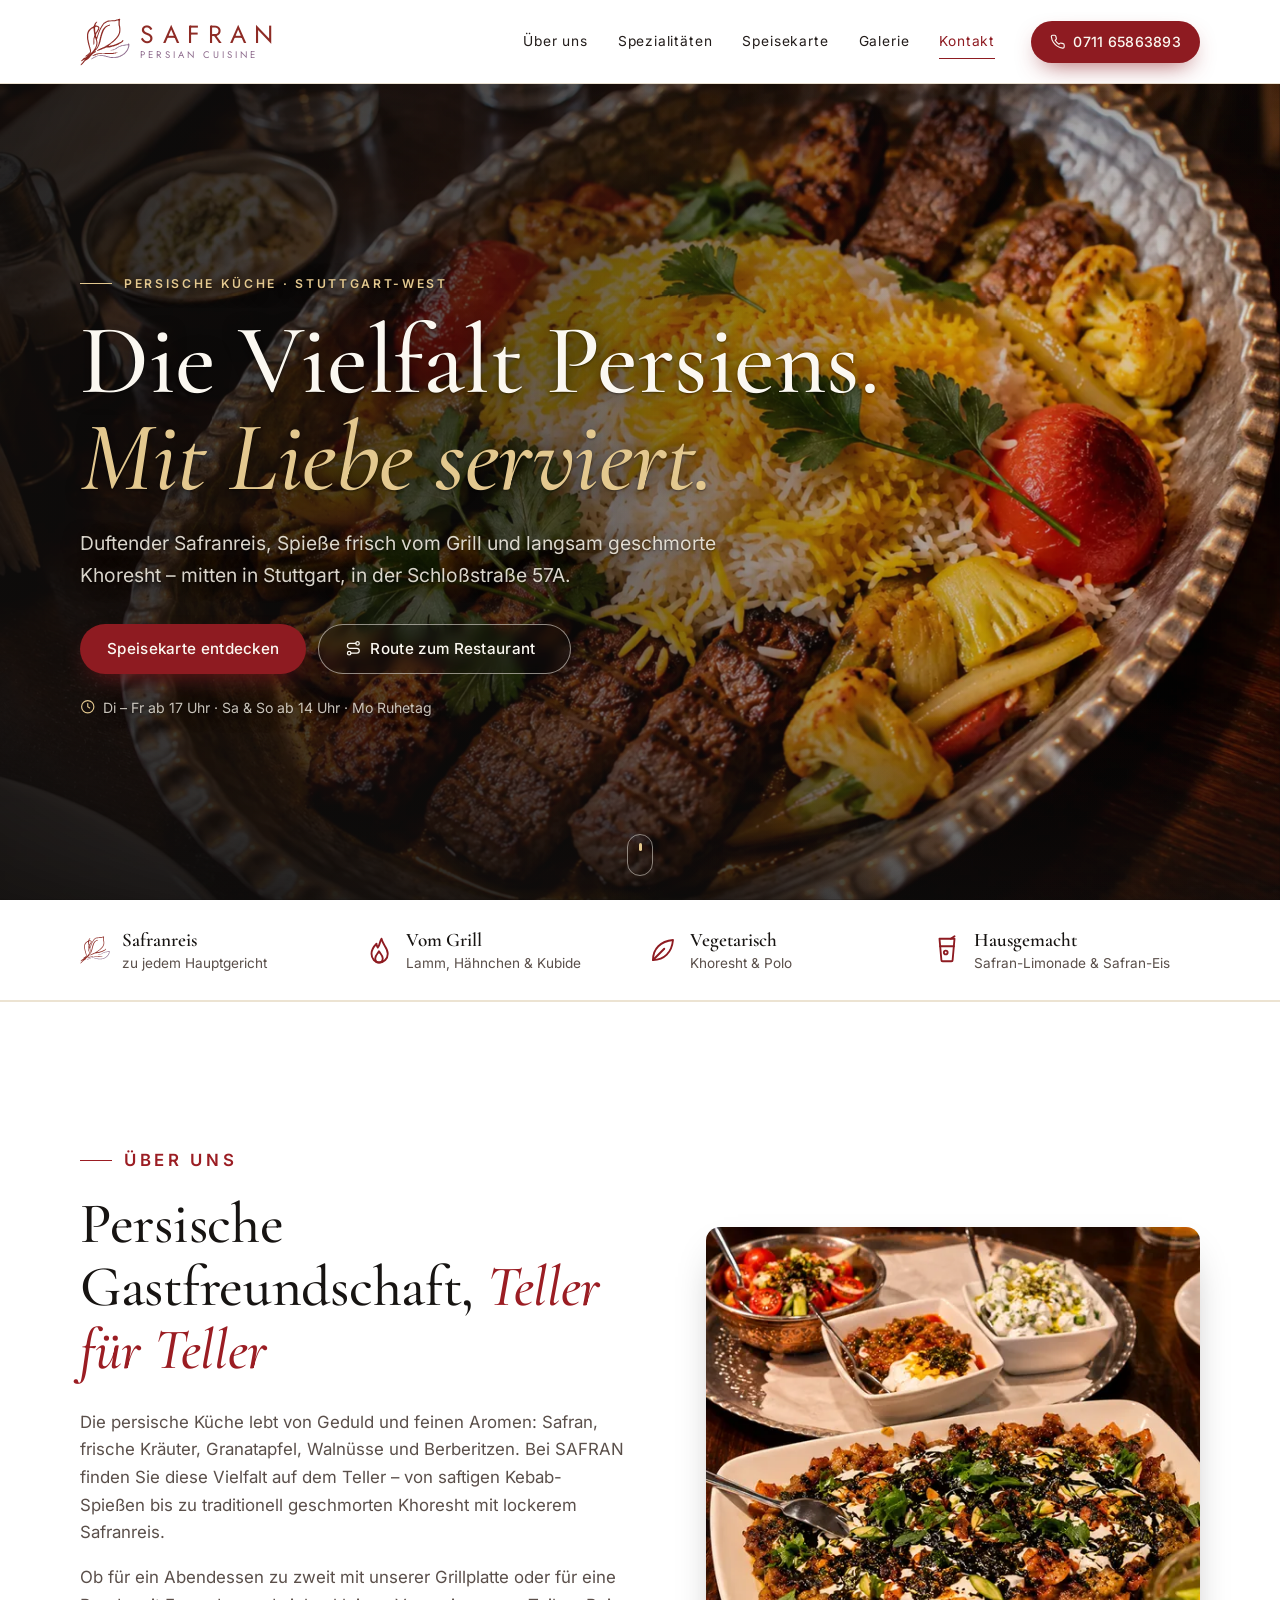
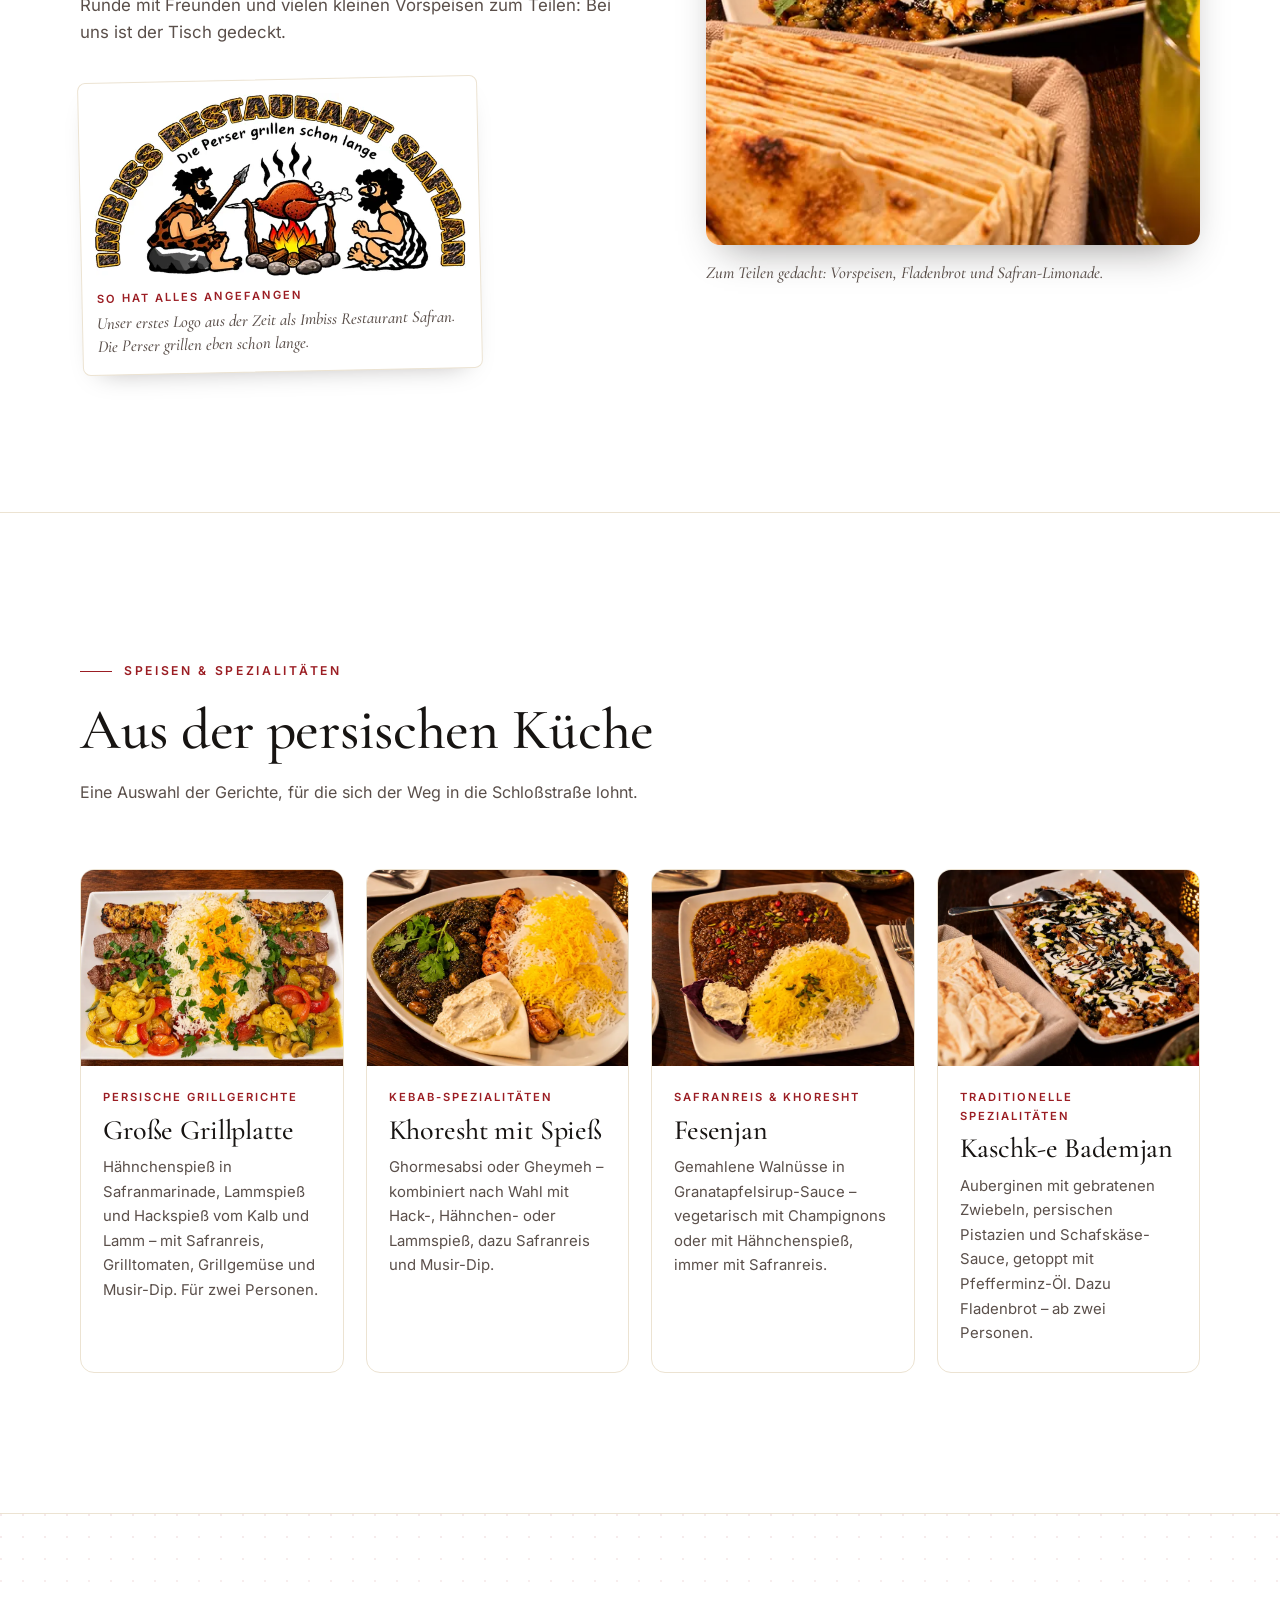
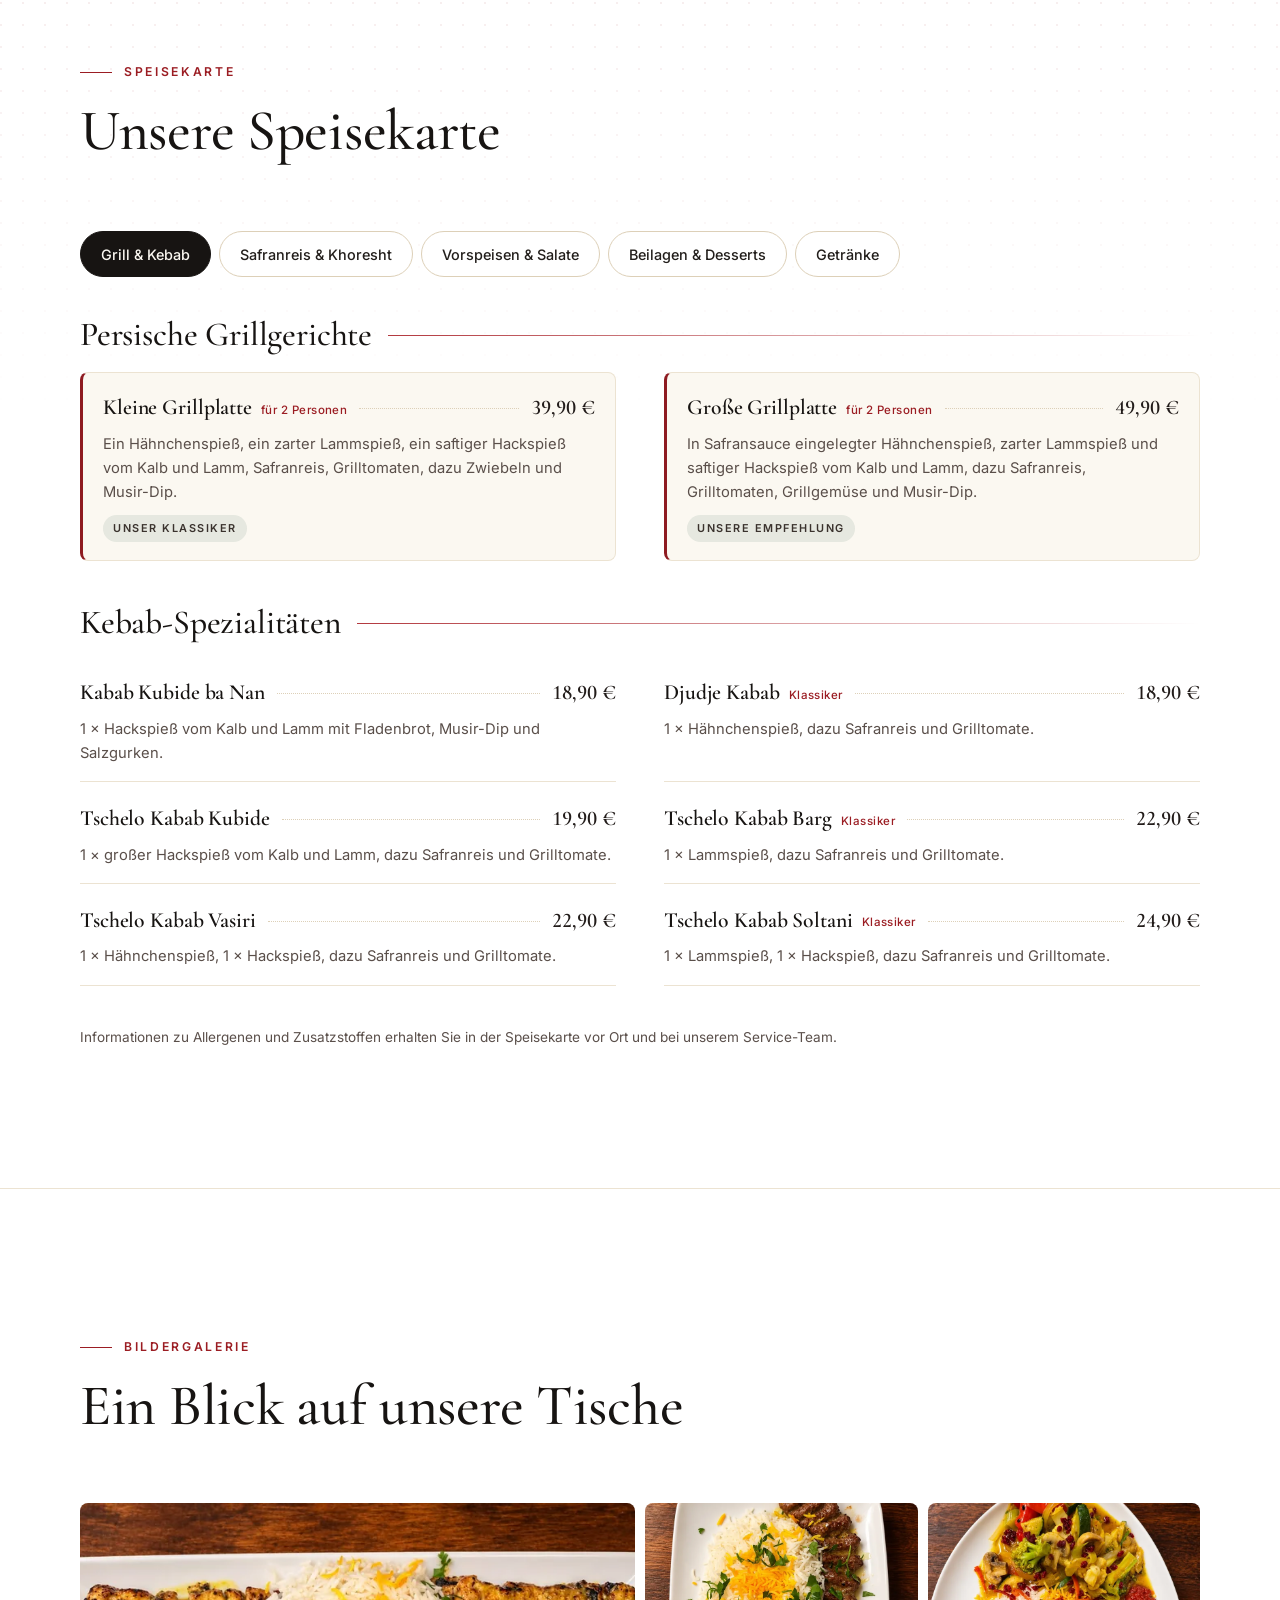
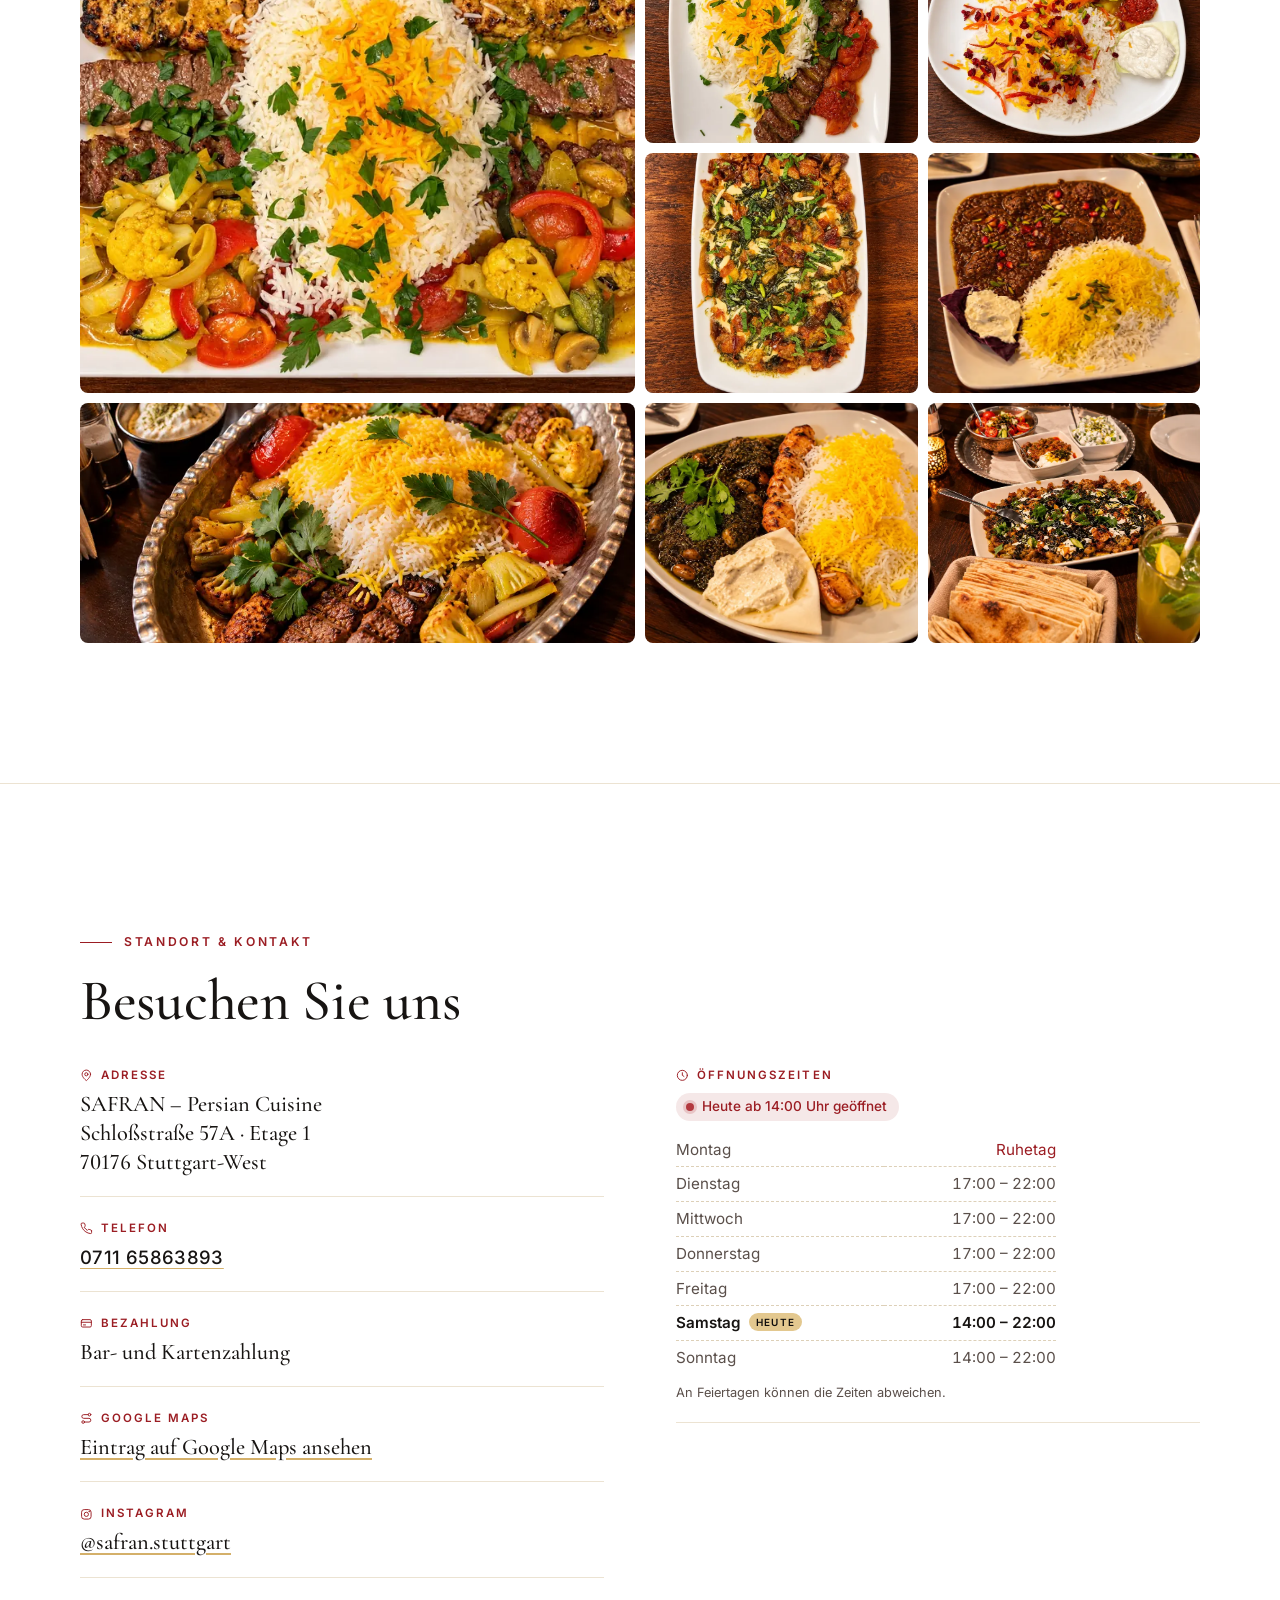
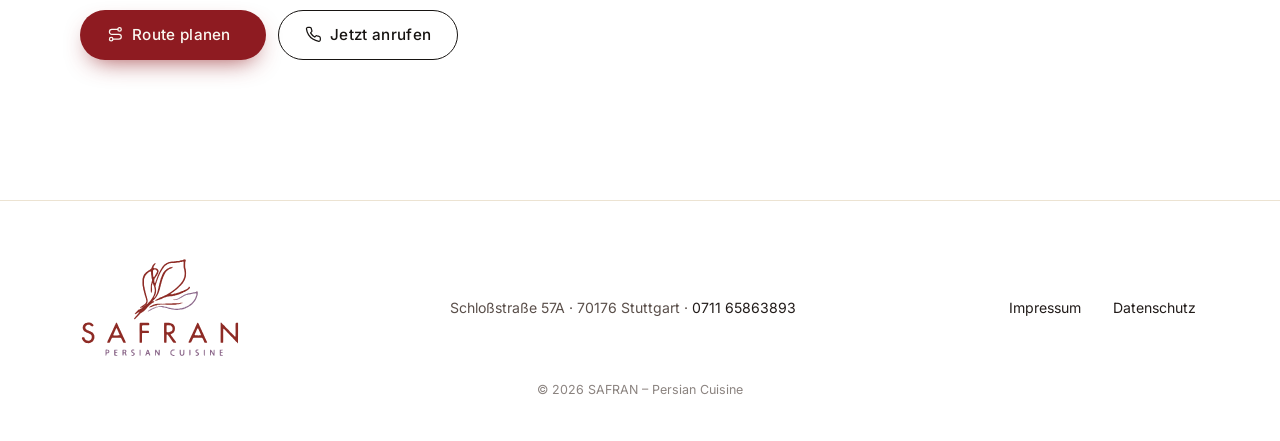
<file: index.html>
<!doctype html>
<html lang="de" class="no-js">
<head>
  <meta charset="utf-8">
  <meta name="robots" content="noindex, nofollow">
  <meta name="viewport" content="width=device-width, initial-scale=1, viewport-fit=cover">
  <title>SAFRAN – Persian Cuisine | Persisches Restaurant in Stuttgart-West</title>
  <meta name="description" content="SAFRAN – Persian Cuisine in der Schloßstraße 57A, 70176 Stuttgart: persische Grillgerichte, Kebab-Spezialitäten, Safranreis, Khoresht und hausgemachte Safran-Limonade.">
  <link rel="canonical" href="https://www.safran-stuttgart.de/">
  <meta name="theme-color" content="#ffffff">
  <meta name="format-detection" content="telephone=no">

  <meta property="og:type" content="restaurant.restaurant">
  <meta property="og:locale" content="de_DE">
  <meta property="og:site_name" content="SAFRAN – Persian Cuisine">
  <meta property="og:title" content="SAFRAN – Persian Cuisine | Stuttgart">
  <meta property="og:description" content="Die Vielfalt Persiens. Mit Liebe serviert. Persische Küche in der Schloßstraße 57A, Stuttgart.">
  <meta property="og:url" content="https://www.safran-stuttgart.de/">
  <meta property="og:image" content="https://www.safran-stuttgart.de/img/grillplatte-1600.jpg">
  <meta name="twitter:card" content="summary_large_image">

  <script>document.documentElement.className = "js";</script>
  <link rel="icon" href="favicon.svg" type="image/svg+xml">
  <link rel="icon" href="favicon-32.png" sizes="32x32" type="image/png">
  <link rel="apple-touch-icon" href="apple-touch-icon.png">
  <link rel="preload" href="fonts/cormorant-garamond-latin-500-normal.woff2" as="font" type="font/woff2" crossorigin>
  <link rel="preload" href="fonts/jost-latin-400-normal.woff2" as="font" type="font/woff2" crossorigin>
  <link rel="preload" href="fonts/inter-latin-400-normal.woff2" as="font" type="font/woff2" crossorigin>
  <link rel="preload" as="image" href="img/grillplatte-800.webp" imagesrcset="img/grillplatte-800.webp 800w, img/grillplatte-1600.webp 1600w" imagesizes="100vw" fetchpriority="high">
  <link rel="stylesheet" href="css/style.css">

  <script type="application/ld+json">
  {
    "@context": "https://schema.org",
    "@type": "Restaurant",
    "name": "SAFRAN – Persian Cuisine",
    "url": "https://www.safran-stuttgart.de/",
    "image": "https://www.safran-stuttgart.de/img/grillplatte-1600.jpg",
    "logo": "https://www.safran-stuttgart.de/img/logo/logo-color.png",
    "telephone": "+49 711 65863893",
    "servesCuisine": ["Persisch", "Iranisch"],
    "paymentAccepted": "Bargeld, Kartenzahlung",
    "hasMenu": "https://www.safran-stuttgart.de/#speisekarte",
    "address": {
      "@type": "PostalAddress",
      "streetAddress": "Schloßstraße 57A",
      "postalCode": "70176",
      "addressLocality": "Stuttgart",
      "addressCountry": "DE"
    },
    "openingHoursSpecification": [
      { "@type": "OpeningHoursSpecification", "dayOfWeek": ["Tuesday", "Wednesday", "Thursday", "Friday"], "opens": "17:00", "closes": "22:00" },
      { "@type": "OpeningHoursSpecification", "dayOfWeek": ["Saturday", "Sunday"], "opens": "14:00", "closes": "22:00" }
    ],
    "sameAs": ["https://www.instagram.com/safran.stuttgart/", "https://maps.app.goo.gl/PbE4n7z9tdE6KfNU8"]
  }
  </script>
</head>
<body>
  <a class="skip-link" href="#main">Zum Inhalt springen</a>

  <header class="site-header" data-header>
    <div class="container header-inner">
      <a class="brand" href="#top" aria-label="SAFRAN – Persian Cuisine, zur Startseite">
        <img class="brand-mark" src="img/logo/logo-mark-color.svg" width="281" height="268" alt="">
        <span class="brand-text">
          <span class="brand-name">SAFRAN</span>
          <span class="brand-sub">Persian Cuisine</span>
        </span>
      </a>

      <button class="nav-toggle" type="button" aria-expanded="false" aria-controls="site-nav" data-nav-toggle>
        <span class="nav-toggle-bars" aria-hidden="true"></span>
        <span class="visually-hidden">Menü öffnen</span>
      </button>

      <nav class="site-nav" id="site-nav" aria-label="Hauptnavigation" data-nav>
        <ul>
          <li><a href="#ueber-uns">Über uns</a></li>
          <li><a href="#spezialitaeten">Spezialitäten</a></li>
          <li><a href="#speisekarte">Speisekarte</a></li>
          <li><a href="#galerie">Galerie</a></li>
          <li><a href="#kontakt">Kontakt</a></li>
        </ul>
        <a class="btn btn-gold btn-sm nav-cta" href="tel:+4971165863893">
          <svg class="icon" aria-hidden="true"><use href="#i-phone"/></svg>0711 65863893
        </a>
      </nav>
    </div>
  </header>

  <main id="main">
    <!-- HERO -->
    <section class="hero" id="top" aria-labelledby="hero-title">
      <picture class="hero-media">
        <source type="image/webp" srcset="img/grillplatte-800.webp 800w, img/grillplatte-1600.webp 1600w" sizes="100vw">
        <img src="img/grillplatte-1600.jpg" width="1536" height="1024" alt="Persische Grillplatte mit Hack-, Hähnchen- und Lammspieß, Safranreis, Grilltomate und Grillgemüse auf einer gehämmerten Silberplatte" fetchpriority="high" decoding="async">
      </picture>
      <div class="container hero-content">
        <p class="eyebrow"><span class="eyebrow-line" aria-hidden="true"></span>Persische Küche · Stuttgart-West</p>
        <h1 id="hero-title">Die Vielfalt Persiens.<br><em>Mit Liebe serviert.</em></h1>
        <p class="hero-lead">Duftender Safranreis, Spieße frisch vom Grill und langsam geschmorte Khoresht – mitten in Stuttgart, in der Schloßstraße&nbsp;57A.</p>
        <div class="btn-row">
          <a class="btn btn-gold" href="#speisekarte">Speisekarte entdecken</a>
          <a class="btn btn-ghost" href="https://www.google.com/maps/dir/?api=1&amp;destination=Schlo%C3%9Fstra%C3%9Fe%2057A%2C%2070176%20Stuttgart" target="_blank" rel="noopener">
            <svg class="icon" aria-hidden="true"><use href="#i-route"/></svg>Route zum Restaurant<span class="visually-hidden"> (öffnet Google Maps in neuem Tab)</span>
          </a>
        </div>
        <p class="hero-hours"><svg class="icon" aria-hidden="true"><use href="#i-clock"/></svg>Di – Fr ab 17 Uhr · Sa &amp; So ab 14 Uhr · Mo Ruhetag</p>
      </div>
      <a class="hero-scroll" href="#ueber-uns" aria-label="Weiter zu „Über uns“"><span aria-hidden="true"></span></a>
    </section>

    <!-- HIGHLIGHTS (alle Punkte belegt durch die Speisekarte) -->
    <section class="highlights" aria-label="Das erwartet Sie">
      <ul class="container highlight-list">
        <li><img class="icon-lg" src="img/logo/logo-mark-color.svg" width="281" height="268" alt=""><span><strong>Safranreis</strong>zu jedem Hauptgericht</span></li>
        <li><svg class="icon-lg" aria-hidden="true"><use href="#i-flame"/></svg><span><strong>Vom Grill</strong>Lamm, Hähnchen &amp; Kubide</span></li>
        <li><svg class="icon-lg" aria-hidden="true"><use href="#i-leaf"/></svg><span><strong>Vegetarisch</strong>Khoresht &amp; Polo</span></li>
        <li><svg class="icon-lg" aria-hidden="true"><use href="#i-glass"/></svg><span><strong>Hausgemacht</strong>Safran-Limonade &amp; Safran-Eis</span></li>
      </ul>
    </section>

    <!-- ÜBER UNS -->
    <section class="section about" id="ueber-uns" aria-labelledby="about-title">
      <div class="container about-grid">
        <div class="about-text">
          <p class="eyebrow eyebrow-dark"><span class="eyebrow-line" aria-hidden="true"></span>Über uns</p>
          <h2 id="about-title">Persische Gastfreundschaft, <em>Teller für Teller</em></h2>
          <p>Die persische Küche lebt von Geduld und feinen Aromen: Safran, frische Kräuter, Granatapfel, Walnüsse und Berberitzen. Bei SAFRAN finden Sie diese Vielfalt auf dem Teller – von saftigen Kebab-Spießen bis zu traditionell geschmorten Khoresht mit lockerem Safranreis.</p>
          <p>Ob für ein Abendessen zu zweit mit unserer Grillplatte oder für eine Runde mit Freunden und vielen kleinen Vorspeisen zum Teilen: Bei uns ist der Tisch gedeckt.</p>

          <figure class="memento">
            <img src="img/anfaenge-logo-600.webp" srcset="img/anfaenge-logo-600.webp 600w, img/anfaenge-logo-1200.webp 1200w" sizes="(min-width: 900px) 380px, 90vw" width="600" height="295" loading="lazy" decoding="async" alt="Erstes Logo: „Imbiss Restaurant Safran – Die Perser grillen schon lange“, zwei Steinzeitmenschen grillen am Lagerfeuer">
            <figcaption><strong>So hat alles angefangen</strong> Unser erstes Logo aus der Zeit als Imbiss Restaurant Safran. Die Perser grillen eben schon lange.</figcaption>
          </figure>
        </div>
        <figure class="about-media">
          <picture>
            <source type="image/webp" srcset="img/tafel-vorspeisen-800.webp 800w, img/tafel-vorspeisen-1600.webp 1374w" sizes="(min-width: 900px) 45vw, 100vw">
            <img src="img/tafel-vorspeisen-800.webp" width="1374" height="1145" loading="lazy" decoding="async" alt="Gedeckter Tisch mit Kaschk-e Bademjan, Salat Shirazi, Mastokhiar, Fladenbrot und Safran-Limonade im Kerzenlicht">
          </picture>
          <figcaption>Zum Teilen gedacht: Vorspeisen, Fladenbrot und Safran-Limonade.</figcaption>
        </figure>
      </div>
    </section>

    <!-- SPEZIALITÄTEN -->
    <section class="section specials" id="spezialitaeten" aria-labelledby="specials-title">
      <div class="container">
        <header class="section-head">
          <p class="eyebrow"><span class="eyebrow-line" aria-hidden="true"></span>Speisen &amp; Spezialitäten</p>
          <h2 id="specials-title">Aus der persischen Küche</h2>
          <p>Eine Auswahl der Gerichte, für die sich der Weg in die Schloßstraße lohnt.</p>
        </header>

        <div class="cards">
          <article class="card">
            <picture>
              <source type="image/webp" srcset="img/grillplatte-gross-800.webp 800w, img/grillplatte-gross-1600.webp 1448w" sizes="(min-width: 1000px) 25vw, (min-width: 600px) 50vw, 100vw">
              <img src="img/grillplatte-gross-800.webp" width="1448" height="1086" loading="lazy" decoding="async" alt="Große Grillplatte mit Hähnchen-, Lamm- und Hackspieß, Safranreis und Grillgemüse">
            </picture>
            <div class="card-body">
              <p class="card-kicker">Persische Grillgerichte</p>
              <h3>Große Grillplatte</h3>
              <p>Hähnchenspieß in Safranmarinade, Lammspieß und Hackspieß vom Kalb und Lamm – mit Safranreis, Grilltomaten, Grillgemüse und Musir-Dip. Für zwei Personen.</p>
            </div>
          </article>

          <article class="card">
            <picture>
              <source type="image/webp" srcset="img/ghormesabzi-haehnchenspiess-800.webp 800w, img/ghormesabzi-haehnchenspiess-1600.webp 1490w" sizes="(min-width: 1000px) 25vw, (min-width: 600px) 50vw, 100vw">
              <img src="img/ghormesabzi-haehnchenspiess-800.webp" width="1490" height="1056" loading="lazy" decoding="async" alt="Khoreshte Ghormesabsi mit Bohnen und Kräutern, Hähnchenspieß, Safranreis und Musir-Dip">
            </picture>
            <div class="card-body">
              <p class="card-kicker">Kebab-Spezialitäten</p>
              <h3>Khoresht mit Spieß</h3>
              <p>Ghormesabsi oder Gheymeh – kombiniert nach Wahl mit Hack-, Hähnchen- oder Lammspieß, dazu Safranreis und Musir-Dip.</p>
            </div>
          </article>

          <article class="card">
            <picture>
              <source type="image/webp" srcset="img/fesenjan-800.webp 800w, img/fesenjan-1600.webp 1536w" sizes="(min-width: 1000px) 25vw, (min-width: 600px) 50vw, 100vw">
              <img src="img/fesenjan-800.webp" width="1536" height="1024" loading="lazy" decoding="async" alt="Fesenjan aus Walnüssen und Granatapfelsauce mit Champignons, Granatapfelkernen, Pistazien und Safranreis">
            </picture>
            <div class="card-body">
              <p class="card-kicker">Safranreis &amp; Khoresht</p>
              <h3>Fesenjan</h3>
              <p>Gemahlene Walnüsse in Granatapfelsirup-Sauce – vegetarisch mit Champignons oder mit Hähnchenspieß, immer mit Safranreis.</p>
            </div>
          </article>

          <article class="card">
            <picture>
              <source type="image/webp" srcset="img/kaschke-bademjan-800.webp 800w, img/kaschke-bademjan-1600.webp 1535w" sizes="(min-width: 1000px) 25vw, (min-width: 600px) 50vw, 100vw">
              <img src="img/kaschke-bademjan-800.webp" width="1535" height="1024" loading="lazy" decoding="async" alt="Kaschk-e Bademjan mit Schafskäse-Sauce, Minzöl, Röstzwiebeln und Pistazien, daneben Fladenbrot">
            </picture>
            <div class="card-body">
              <p class="card-kicker">Traditionelle Spezialitäten</p>
              <h3>Kaschk-e Bademjan</h3>
              <p>Auberginen mit gebratenen Zwiebeln, persischen Pistazien und Schafskäse-Sauce, getoppt mit Pfefferminz-Öl. Dazu Fladenbrot – ab zwei Personen.</p>
            </div>
          </article>
        </div>
      </div>
    </section>

    <!-- SPEISEKARTE -->
    <section class="section menu" id="speisekarte" aria-labelledby="menu-title">
      <div class="container">
        <header class="section-head section-head-dark">
          <p class="eyebrow eyebrow-dark"><span class="eyebrow-line" aria-hidden="true"></span>Speisekarte</p>
          <h2 id="menu-title">Unsere Speisekarte</h2>
        </header>

        <div class="menu-tabs" data-tabs>
          <div class="tablist" role="tablist" aria-label="Kategorien der Speisekarte" hidden data-tablist>
            <button role="tab" type="button" id="tab-grill" aria-controls="panel-grill" aria-selected="true">Grill &amp; Kebab</button>
            <button role="tab" type="button" id="tab-khoresht" aria-controls="panel-khoresht" aria-selected="false" tabindex="-1">Safranreis &amp; Khoresht</button>
            <button role="tab" type="button" id="tab-vorspeisen" aria-controls="panel-vorspeisen" aria-selected="false" tabindex="-1">Vorspeisen &amp; Salate</button>
            <button role="tab" type="button" id="tab-beilagen" aria-controls="panel-beilagen" aria-selected="false" tabindex="-1">Beilagen &amp; Desserts</button>
            <button role="tab" type="button" id="tab-getraenke" aria-controls="panel-getraenke" aria-selected="false" tabindex="-1">Getränke</button>
          </div>

          <!-- GRILL & KEBAB -->
          <div class="tabpanel" role="tabpanel" id="panel-grill" aria-labelledby="tab-grill" tabindex="0">
            <h3 class="panel-title">Persische Grillgerichte</h3>
            <ul class="dish-list">
              <li class="dish dish-featured">
                <div class="dish-head"><h4>Kleine Grillplatte <small>für 2 Personen</small></h4><span class="dish-price">39,90 €</span></div>
                <p>Ein Hähnchenspieß, ein zarter Lammspieß, ein saftiger Hackspieß vom Kalb und Lamm, Safranreis, Grilltomaten, dazu Zwiebeln und Musir-Dip.</p>
                <span class="badge">Unser Klassiker</span>
              </li>
              <li class="dish dish-featured">
                <div class="dish-head"><h4>Große Grillplatte <small>für 2 Personen</small></h4><span class="dish-price">49,90 €</span></div>
                <p>In Safransauce eingelegter Hähnchenspieß, zarter Lammspieß und saftiger Hackspieß vom Kalb und Lamm, dazu Safranreis, Grilltomaten, Grillgemüse und Musir-Dip.</p>
                <span class="badge">Unsere Empfehlung</span>
              </li>
            </ul>

            <h3 class="panel-title">Kebab-Spezialitäten</h3>
            <ul class="dish-list">
              <li class="dish">
                <div class="dish-head"><h4>Kabab Kubide ba Nan</h4><span class="dish-price">18,90 €</span></div>
                <p>1 × Hackspieß vom Kalb und Lamm mit Fladenbrot, Musir-Dip und Salzgurken.</p>
              </li>
              <li class="dish">
                <div class="dish-head"><h4>Djudje Kabab <small>Klassiker</small></h4><span class="dish-price">18,90 €</span></div>
                <p>1 × Hähnchenspieß, dazu Safranreis und Grilltomate.</p>
              </li>
              <li class="dish">
                <div class="dish-head"><h4>Tschelo Kabab Kubide</h4><span class="dish-price">19,90 €</span></div>
                <p>1 × großer Hackspieß vom Kalb und Lamm, dazu Safranreis und Grilltomate.</p>
              </li>
              <li class="dish">
                <div class="dish-head"><h4>Tschelo Kabab Barg <small>Klassiker</small></h4><span class="dish-price">22,90 €</span></div>
                <p>1 × Lammspieß, dazu Safranreis und Grilltomate.</p>
              </li>
              <li class="dish">
                <div class="dish-head"><h4>Tschelo Kabab Vasiri</h4><span class="dish-price">22,90 €</span></div>
                <p>1 × Hähnchenspieß, 1 × Hackspieß, dazu Safranreis und Grilltomate.</p>
              </li>
              <li class="dish">
                <div class="dish-head"><h4>Tschelo Kabab Soltani <small>Klassiker</small></h4><span class="dish-price">24,90 €</span></div>
                <p>1 × Lammspieß, 1 × Hackspieß, dazu Safranreis und Grilltomate.</p>
              </li>
            </ul>
          </div>

          <!-- SAFRANREIS & KHORESHT -->
          <div class="tabpanel" role="tabpanel" id="panel-khoresht" aria-labelledby="tab-khoresht" tabindex="0">
            <h3 class="panel-title">Khoresht mit Spieß nach Wahl</h3>
            <div class="combo">
              <p>Kombinieren Sie <strong>Khoreshte Gheymeh</strong> (gelbe Linsen mit Tomatensauce, Auberginen und Grilltomate) <em>oder</em> <strong>Khoreshte Ghormesabsi</strong> (Bohnen in feiner Kräutersauce aus Spinat, Bockshornklee und Koriander) – jeweils mit Safranreis und Musir-Dip – mit:</p>
              <ul class="dish-list dish-list-compact">
                <li class="dish"><div class="dish-head"><h4>Hackspieß <small>Kalb und Lamm</small></h4><span class="dish-price">18,90 €</span></div></li>
                <li class="dish"><div class="dish-head"><h4>Hähnchenspieß</h4><span class="dish-price">19,90 €</span></div></li>
                <li class="dish"><div class="dish-head"><h4>Lammspieß</h4><span class="dish-price">23,90 €</span></div></li>
              </ul>
            </div>

            <h3 class="panel-title">Geflügel</h3>
            <ul class="dish-list">
              <li class="dish">
                <div class="dish-head"><h4>Fesenjan Djudje</h4><span class="dish-price">21,90 €</span></div>
                <p>Gemahlene Walnüsse in einer Granatapfelsirup-Sauce, dazu Safranreis und ein Hähnchenspieß.</p>
              </li>
              <li class="dish">
                <div class="dish-head"><h4>Sereshk Polo Djudje</h4><span class="dish-price">21,90 €</span></div>
                <p>Gemüseteller, dazu Safranreis mit Pistazien, Berberitzen und ein Hähnchenspieß.</p>
              </li>
            </ul>

            <h3 class="panel-title">Vegetarisch</h3>
            <ul class="dish-list">
              <li class="dish">
                <div class="dish-head"><h4>Khoreshte Ghormesabsi <span class="veg" title="Vegetarisch">V</span></h4><span class="dish-price">14,90 €</span></div>
                <p>Bohnen in einer feinen Kräutersauce aus Spinat, Bockshornklee und Koriander, dazu Safranreis und Musir-Dip.</p>
              </li>
              <li class="dish">
                <div class="dish-head"><h4>Khoreshte Gheymeh <span class="veg" title="Vegetarisch">V</span></h4><span class="dish-price">14,90 €</span></div>
                <p>Gelbe Linsen mit Tomatensauce, Auberginen, Grilltomate, mit Safranreis und Musir-Dip.</p>
              </li>
              <li class="dish">
                <div class="dish-head"><h4>Fesenjan <span class="veg" title="Vegetarisch">V</span></h4><span class="dish-price">15,90 €</span></div>
                <p>Gemahlene Walnüsse mit Champignons in einer Granatapfelsirup-Sauce, dazu Safranreis.</p>
              </li>
              <li class="dish">
                <div class="dish-head"><h4>Sereshk Polo <span class="veg" title="Vegetarisch">V</span></h4><span class="dish-price">15,90 €</span></div>
                <p>Gemüseteller, dazu Safranreis mit Pistazien, Berberitzen und Musir-Dip.</p>
              </li>
            </ul>
          </div>

          <!-- VORSPEISEN & SALATE -->
          <div class="tabpanel" role="tabpanel" id="panel-vorspeisen" aria-labelledby="tab-vorspeisen" tabindex="0">
            <h3 class="panel-title">Vorspeisen</h3>
            <ul class="dish-list">
              <li class="dish">
                <div class="dish-head"><h4>Musir <small>kalt</small></h4><span class="dish-price">3,90 €</span></div>
                <p>Joghurt mit Bärlauch und wildem Knoblauch.</p>
              </li>
              <li class="dish">
                <div class="dish-head"><h4>Khiar Shur <small>Saures</small></h4><span class="dish-price">3,90 €</span></div>
                <p>Salzgurken, eingelegt nach persischer Art.</p>
              </li>
              <li class="dish">
                <div class="dish-head"><h4>Mastokhiar <small>kalt</small></h4><span class="dish-price">4,90 €</span></div>
                <p>Gurkensalat mit Joghurt, Olivenöl und Kräutern, dazu Fladenbrot.</p>
              </li>
              <li class="dish">
                <div class="dish-head"><h4>Mango Musir <small>kalt</small></h4><span class="dish-price">4,90 €</span></div>
                <p>Joghurt, wilder Knoblauch und scharf eingelegte Mango.</p>
              </li>
              <li class="dish">
                <div class="dish-head"><h4>Suppe Djo</h4><span class="dish-price">5,90 €</span></div>
                <p>Gerstencremesuppe mit Möhren nach persischer traditioneller Art.</p>
              </li>
              <li class="dish dish-featured">
                <div class="dish-head"><h4>Kaschk-e Bademjan <small>ab 2 Personen, pro Person</small></h4><span class="dish-price">7,90 €</span></div>
                <p>Auberginen mit gebratenen Zwiebeln, persischen Pistazien und Schafskäse-Sauce, als Topping frische Pfefferminze in Öl geschwenkt, dazu Fladenbrot.</p>
              </li>
            </ul>

            <h3 class="panel-title">Salate</h3>
            <ul class="dish-list">
              <li class="dish">
                <div class="dish-head"><h4>Salat Shirazi</h4><span class="dish-price">6,90 €</span></div>
                <p>Zerkleinerte Gurken, Zwiebeln, Tomaten in einer Limetten-Vinaigrette.</p>
              </li>
              <li class="dish">
                <div class="dish-head"><h4>Gemischter Salat</h4><span class="dish-price">12,90 €</span></div>
                <p>Bunte Salatvariation mit Gurken, Zwiebeln und Tomaten, angemacht in hauseigenem Dressing.</p>
              </li>
            </ul>
          </div>

          <!-- BEILAGEN & DESSERTS -->
          <div class="tabpanel" role="tabpanel" id="panel-beilagen" aria-labelledby="tab-beilagen" tabindex="0">
            <h3 class="panel-title">Beilagen &amp; Extras</h3>
            <ul class="dish-list dish-list-compact">
              <li class="dish"><div class="dish-head"><h4>Extra Portion Fladenbrot</h4><span class="dish-price">3,00 €</span></div></li>
              <li class="dish"><div class="dish-head"><h4>Extra Zwiebeln</h4><span class="dish-price">3,00 €</span></div></li>
              <li class="dish"><div class="dish-head"><h4>Extra Musir-Dip</h4><span class="dish-price">3,90 €</span></div></li>
              <li class="dish"><div class="dish-head"><h4>Extra Portion Reis</h4><span class="dish-price">5,90 €</span></div></li>
            </ul>

            <h3 class="panel-title">Nachspeisen</h3>
            <ul class="dish-list">
              <li class="dish">
                <div class="dish-head"><h4>Baklava mit Tee</h4><span class="dish-price">5,90 €</span></div>
                <p>Süßgebäck (Blätterteig) mit Pistazien, dazu Schwarztee.</p>
              </li>
              <li class="dish">
                <div class="dish-head"><h4>Safran-Eis <small>hausgemacht</small></h4><span class="dish-price">5,90 €</span></div>
                <p>Hausgemachtes Eis mit Pistazien.</p>
              </li>
            </ul>
          </div>

          <!-- GETRÄNKE (Auswahl) -->
          <div class="tabpanel" role="tabpanel" id="panel-getraenke" aria-labelledby="tab-getraenke" tabindex="0">
            <h3 class="panel-title">Hausgemacht &amp; persisch</h3>
            <ul class="dish-list">
              <li class="dish">
                <div class="dish-head"><h4>Persischer Tee</h4><span class="dish-price">2,90 €</span></div>
              </li>
              <li class="dish dish-featured">
                <div class="dish-head"><h4>Safran-Limonade <small>0,4 l</small></h4><span class="dish-price">4,90 €</span></div>
                <p>Hausgemacht mit Ingwer, Pfefferminze, Chiasamen und Safran.</p>
              </li>
              <li class="dish">
                <div class="dish-head"><h4>Doogh / Ayran <small>0,4 l</small></h4><span class="dish-price">4,90 €</span></div>
              </li>
            </ul>
            <h3 class="panel-title">Weitere Getränke</h3>
            <p class="panel-note">Säfte, Softdrinks, Kaffee, Bier sowie eine Auswahl an Rot-, Weiß- und Roséweinen, Prosecco und Spirituosen – die vollständige Getränkekarte erhalten Sie im Restaurant.</p>
          </div>
        </div>

        <p class="menu-footnote">Informationen zu Allergenen und Zusatzstoffen erhalten Sie in der Speisekarte vor Ort und bei unserem Service-Team.</p>
      </div>
    </section>

    <!-- GALERIE -->
    <section class="section gallery" id="galerie" aria-labelledby="gallery-title">
      <div class="container">
        <header class="section-head">
          <p class="eyebrow"><span class="eyebrow-line" aria-hidden="true"></span>Bildergalerie</p>
          <h2 id="gallery-title">Ein Blick auf unsere Tische</h2>
        </header>

        <ul class="gallery-grid" data-gallery>
          <li class="g-wide">
            <button type="button" class="g-item" data-full="img/grillplatte-gross-1600.webp" aria-label="Bild vergrößern: Große Grillplatte">
              <img src="img/grillplatte-gross-800.webp" width="800" height="600" loading="lazy" decoding="async" alt="Große Grillplatte mit Hähnchen-, Lamm- und Hackspieß, Safranreis und Grillgemüse">
            </button>
          </li>
          <li>
            <button type="button" class="g-item" data-full="img/kubide-1600.webp" aria-label="Bild vergrößern: Tschelo Kabab Kubide">
              <img src="img/kubide-800.webp" width="800" height="1000" loading="lazy" decoding="async" alt="Tschelo Kabab Kubide: Hackspieß mit Safranreis und Grilltomate">
            </button>
          </li>
          <li>
            <button type="button" class="g-item" data-full="img/sereshk-polo-1600.webp" aria-label="Bild vergrößern: Sereshk Polo">
              <img src="img/sereshk-polo-800.webp" width="800" height="1000" loading="lazy" decoding="async" alt="Sereshk Polo: Gemüseteller mit Safranreis, Berberitzen, Pistazien und Musir-Dip">
            </button>
          </li>
          <li>
            <button type="button" class="g-item" data-full="img/kaschke-bademjan-2-1600.webp" aria-label="Bild vergrößern: Kaschk-e Bademjan">
              <img src="img/kaschke-bademjan-2-800.webp" width="800" height="1000" loading="lazy" decoding="async" alt="Kaschk-e Bademjan mit Schafskäse-Sauce, Pfefferminz-Öl und Pistazien">
            </button>
          </li>
          <li>
            <button type="button" class="g-item" data-full="img/fesenjan-1600.webp" aria-label="Bild vergrößern: Fesenjan mit Safranreis">
              <img src="img/fesenjan-800.webp" width="800" height="533" loading="lazy" decoding="async" alt="Fesenjan mit Granatapfelkernen, Pistazien und Safranreis">
            </button>
          </li>
          <li class="g-wide2">
            <button type="button" class="g-item" data-full="img/grillplatte-1600.webp" aria-label="Bild vergrößern: Grillplatte auf Silberplatte">
              <img src="img/grillplatte-800.webp" width="800" height="533" loading="lazy" decoding="async" alt="Grillplatte mit Spießen, Safranreis und Grillgemüse auf einer gehämmerten Silberplatte">
            </button>
          </li>
          <li>
            <button type="button" class="g-item" data-full="img/ghormesabzi-haehnchenspiess-1600.webp" aria-label="Bild vergrößern: Ghormesabsi mit Hähnchenspieß">
              <img src="img/ghormesabzi-haehnchenspiess-800.webp" width="800" height="567" loading="lazy" decoding="async" alt="Ghormesabsi mit Hähnchenspieß, Safranreis und Musir-Dip">
            </button>
          </li>
          <li>
            <button type="button" class="g-item" data-full="img/tafel-vorspeisen-1600.webp" aria-label="Bild vergrößern: Vorspeisen zum Teilen">
              <img src="img/tafel-vorspeisen-800.webp" width="800" height="667" loading="lazy" decoding="async" alt="Tisch mit Vorspeisen, Salat Shirazi, Fladenbrot und Safran-Limonade">
            </button>
          </li>
        </ul>
      </div>

      <dialog class="lightbox" data-lightbox aria-label="Bildansicht">
        <button type="button" class="lightbox-close" data-lightbox-close aria-label="Bildansicht schließen">×</button>
        <img alt="" data-lightbox-img>
      </dialog>
    </section>

    <!-- STANDORT & KONTAKT -->
    <section class="section contact" id="kontakt" aria-labelledby="contact-title">
      <div class="container contact-grid">
        <div class="contact-info">
          <p class="eyebrow eyebrow-dark"><span class="eyebrow-line" aria-hidden="true"></span>Standort &amp; Kontakt</p>
          <h2 id="contact-title">Besuchen Sie uns</h2>

          <dl class="contact-list">
            <div>
              <dt><svg class="icon" aria-hidden="true"><use href="#i-pin"/></svg>Adresse</dt>
              <dd><address>SAFRAN – Persian Cuisine<br>Schloßstraße 57A · Etage 1<br>70176 Stuttgart-West</address></dd>
            </div>
            <div>
              <dt><svg class="icon" aria-hidden="true"><use href="#i-phone"/></svg>Telefon</dt>
              <dd class="contact-tel"><a href="tel:+4971165863893">0711 65863893</a></dd>
            </div>
            <div class="contact-hours">
              <dt><svg class="icon" aria-hidden="true"><use href="#i-clock"/></svg>Öffnungszeiten</dt>
              <dd>
                <p class="open-status" data-open-status hidden></p>
                <!-- data-day: 1 = Montag … 7 = Sonntag; Zeiten im Format HH:MM-HH:MM -->
                <table class="hours" data-hours>
                  <caption class="visually-hidden">Öffnungszeiten</caption>
                  <tbody>
                    <tr data-day="1" data-time=""><th scope="row">Montag</th><td>Ruhetag</td></tr>
                    <tr data-day="2" data-time="17:00-22:00"><th scope="row">Dienstag</th><td>17:00 – 22:00</td></tr>
                    <tr data-day="3" data-time="17:00-22:00"><th scope="row">Mittwoch</th><td>17:00 – 22:00</td></tr>
                    <tr data-day="4" data-time="17:00-22:00"><th scope="row">Donnerstag</th><td>17:00 – 22:00</td></tr>
                    <tr data-day="5" data-time="17:00-22:00"><th scope="row">Freitag</th><td>17:00 – 22:00</td></tr>
                    <tr data-day="6" data-time="14:00-22:00"><th scope="row">Samstag</th><td>14:00 – 22:00</td></tr>
                    <tr data-day="7" data-time="14:00-22:00"><th scope="row">Sonntag</th><td>14:00 – 22:00</td></tr>
                  </tbody>
                </table>
                <p class="hours-note">An Feiertagen können die Zeiten abweichen.</p>
              </dd>
            </div>
            <div>
              <dt><svg class="icon" aria-hidden="true"><use href="#i-card"/></svg>Bezahlung</dt>
              <dd>
                <!-- Kartenzahlung über SumUp-Terminal. Falls gewünscht, akzeptierte Karten aus der SumUp-App ergänzen. -->
                Bar- und Kartenzahlung
              </dd>
            </div>
            <div>
              <dt><svg class="icon" aria-hidden="true"><use href="#i-route"/></svg>Google Maps</dt>
              <dd><a href="https://maps.app.goo.gl/PbE4n7z9tdE6KfNU8" target="_blank" rel="noopener">Eintrag auf Google Maps ansehen<span class="visually-hidden"> (öffnet in neuem Tab)</span></a></dd>
            </div>
            <div>
              <dt><svg class="icon" aria-hidden="true"><use href="#i-insta"/></svg>Instagram</dt>
              <dd><a href="https://www.instagram.com/safran.stuttgart/" target="_blank" rel="noopener">@safran.stuttgart<span class="visually-hidden"> (öffnet in neuem Tab)</span></a></dd>
            </div>
          </dl>

          <div class="btn-row">
            <a class="btn btn-gold" href="https://www.google.com/maps/dir/?api=1&amp;destination=Schlo%C3%9Fstra%C3%9Fe%2057A%2C%2070176%20Stuttgart" target="_blank" rel="noopener">
              <svg class="icon" aria-hidden="true"><use href="#i-route"/></svg>Route planen<span class="visually-hidden"> (öffnet Google Maps in neuem Tab)</span>
            </a>
            <a class="btn btn-outline" href="tel:+4971165863893">
              <svg class="icon" aria-hidden="true"><use href="#i-phone"/></svg>Jetzt anrufen
            </a>
          </div>
        </div>

      </div>
    </section>
  </main>

  <footer class="site-footer">
    <div class="container footer-inner">
      <a class="footer-brand" href="#top"><img src="img/logo/logo-color.svg" width="688" height="438" alt="SAFRAN – Persian Cuisine" loading="lazy"></a>
      <p class="footer-address">Schloßstraße 57A · 70176 Stuttgart · <a href="tel:+4971165863893">0711 65863893</a></p>
      <nav aria-label="Rechtliches" class="footer-nav">
        <a href="impressum.html">Impressum</a>
        <a href="datenschutz.html">Datenschutz</a>
      </nav>
      <p class="footer-copy">© <span data-year>2026</span> SAFRAN – Persian Cuisine</p>
    </div>
  </footer>

  <!-- Mobile Schnellaktionen -->
  <nav class="quickbar" aria-label="Schnellzugriff">
    <a href="tel:+4971165863893"><svg class="icon" aria-hidden="true"><use href="#i-phone"/></svg>Anrufen</a>
    <a href="#speisekarte"><svg class="icon" aria-hidden="true"><use href="#i-menu"/></svg>Speisekarte</a>
    <a href="https://www.google.com/maps/dir/?api=1&amp;destination=Schlo%C3%9Fstra%C3%9Fe%2057A%2C%2070176%20Stuttgart" target="_blank" rel="noopener"><svg class="icon" aria-hidden="true"><use href="#i-route"/></svg>Route</a>
  </nav>

  <!-- SVG-Symbole -->
  <svg width="0" height="0" style="position:absolute" aria-hidden="true" focusable="false">
    <symbol id="i-phone" viewBox="0 0 24 24" fill="none" stroke="currentColor" stroke-width="1.8" stroke-linecap="round" stroke-linejoin="round"><path d="M22 16.9v3a2 2 0 0 1-2.2 2 19.8 19.8 0 0 1-8.6-3.1 19.5 19.5 0 0 1-6-6A19.8 19.8 0 0 1 2.1 4.2 2 2 0 0 1 4.1 2h3a2 2 0 0 1 2 1.7c.1.9.4 1.8.7 2.7a2 2 0 0 1-.5 2.1L8 9.8a16 16 0 0 0 6 6l1.3-1.3a2 2 0 0 1 2.1-.4c.9.3 1.8.6 2.7.7a2 2 0 0 1 1.7 2z"/></symbol>
    <symbol id="i-route" viewBox="0 0 24 24" fill="none" stroke="currentColor" stroke-width="1.8" stroke-linecap="round" stroke-linejoin="round"><circle cx="6" cy="19" r="2.5"/><circle cx="18" cy="5" r="2.5"/><path d="M8.5 19H17a3.5 3.5 0 0 0 0-7H7a3.5 3.5 0 0 1 0-7h8.5"/></symbol>
    <symbol id="i-pin" viewBox="0 0 24 24" fill="none" stroke="currentColor" stroke-width="1.8" stroke-linecap="round" stroke-linejoin="round"><path d="M20 10c0 6-8 12-8 12S4 16 4 10a8 8 0 0 1 16 0z"/><circle cx="12" cy="10" r="3"/></symbol>
    <symbol id="i-card" viewBox="0 0 24 24" fill="none" stroke="currentColor" stroke-width="1.8" stroke-linecap="round"><rect x="2.5" y="5" width="19" height="14" rx="2.5"/><path d="M2.5 10h19M6.5 15h4"/></symbol>
    <symbol id="i-clock" viewBox="0 0 24 24" fill="none" stroke="currentColor" stroke-width="1.8" stroke-linecap="round"><circle cx="12" cy="12" r="9.5"/><path d="M12 7v5l3 2"/></symbol>
    <symbol id="i-insta" viewBox="0 0 24 24" fill="none" stroke="currentColor" stroke-width="1.8"><rect x="3" y="3" width="18" height="18" rx="5"/><circle cx="12" cy="12" r="4"/><circle cx="17.5" cy="6.5" r=".8" fill="currentColor"/></symbol>
    <symbol id="i-menu" viewBox="0 0 24 24" fill="none" stroke="currentColor" stroke-width="1.8" stroke-linecap="round"><path d="M5 3v18M5 3c3 0 4 2 4 5s-1 4-4 4M15 3v6a3 3 0 0 0 3 3v9M21 3v6a3 3 0 0 1-3 3"/></symbol>
    <symbol id="i-flame" viewBox="0 0 24 24" fill="none" stroke="currentColor" stroke-width="1.5" stroke-linecap="round" stroke-linejoin="round"><path d="M12 22c4 0 7-3 7-7 0-5-4-7-5-12-2 3-1 5-3 7-1-1-1-2-1-3-2 2-4 5-4 8 0 4 3 7 6 7z"/><path d="M12 22c-2 0-3-1.5-3-3.5S11 15 12 13c1 2 3 3.5 3 5.5S14 22 12 22z"/></symbol>
    <symbol id="i-leaf" viewBox="0 0 24 24" fill="none" stroke="currentColor" stroke-width="1.5" stroke-linecap="round" stroke-linejoin="round"><path d="M4 20c0-9 6-15 16-16-1 10-7 16-16 16z"/><path d="M4 20l9-9"/></symbol>
    <symbol id="i-glass" viewBox="0 0 24 24" fill="none" stroke="currentColor" stroke-width="1.5" stroke-linecap="round" stroke-linejoin="round"><path d="M6 3h12l-1.5 17a1 1 0 0 1-1 1h-7a1 1 0 0 1-1-1z"/><path d="M6.5 9h11"/><path d="M15 3l3-2"/><circle cx="11" cy="14" r="1.5"/></symbol>
  </svg>

  <script src="js/main.js" defer></script>
</body>
</html>
</file>
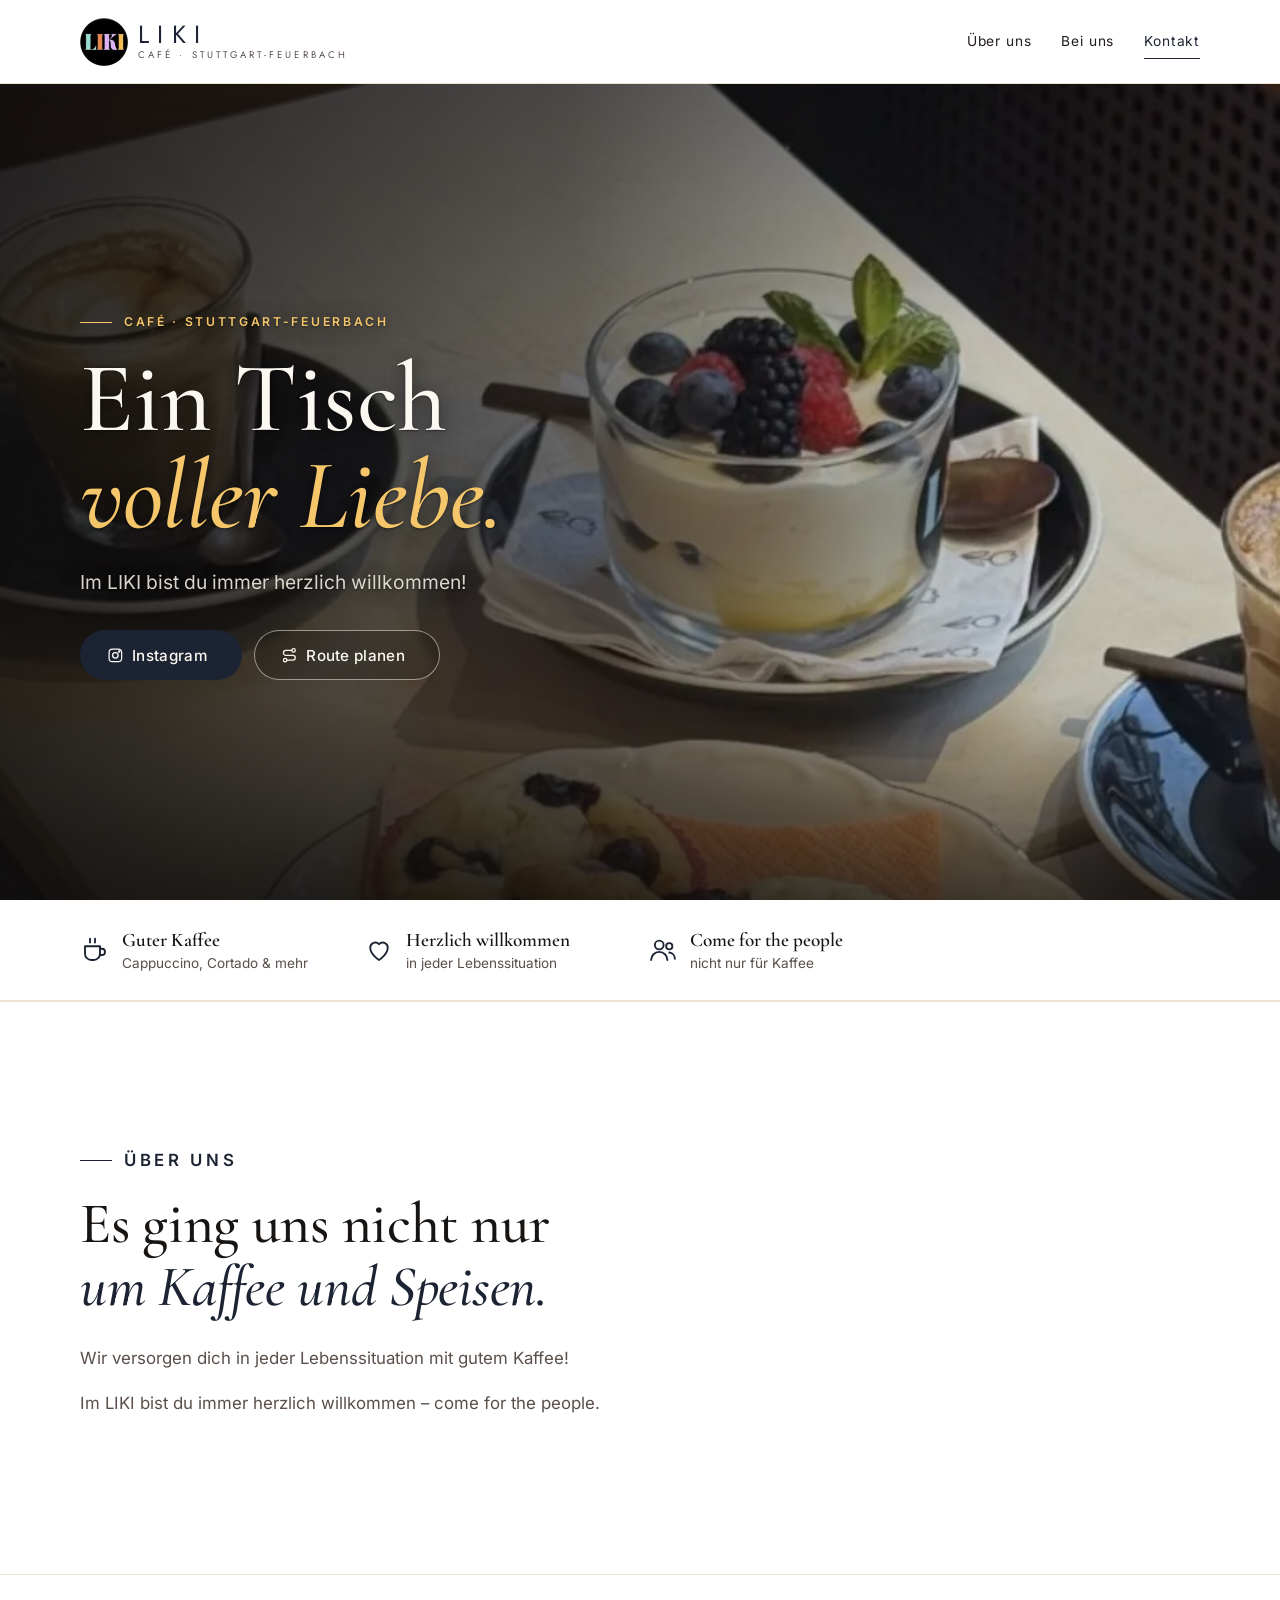
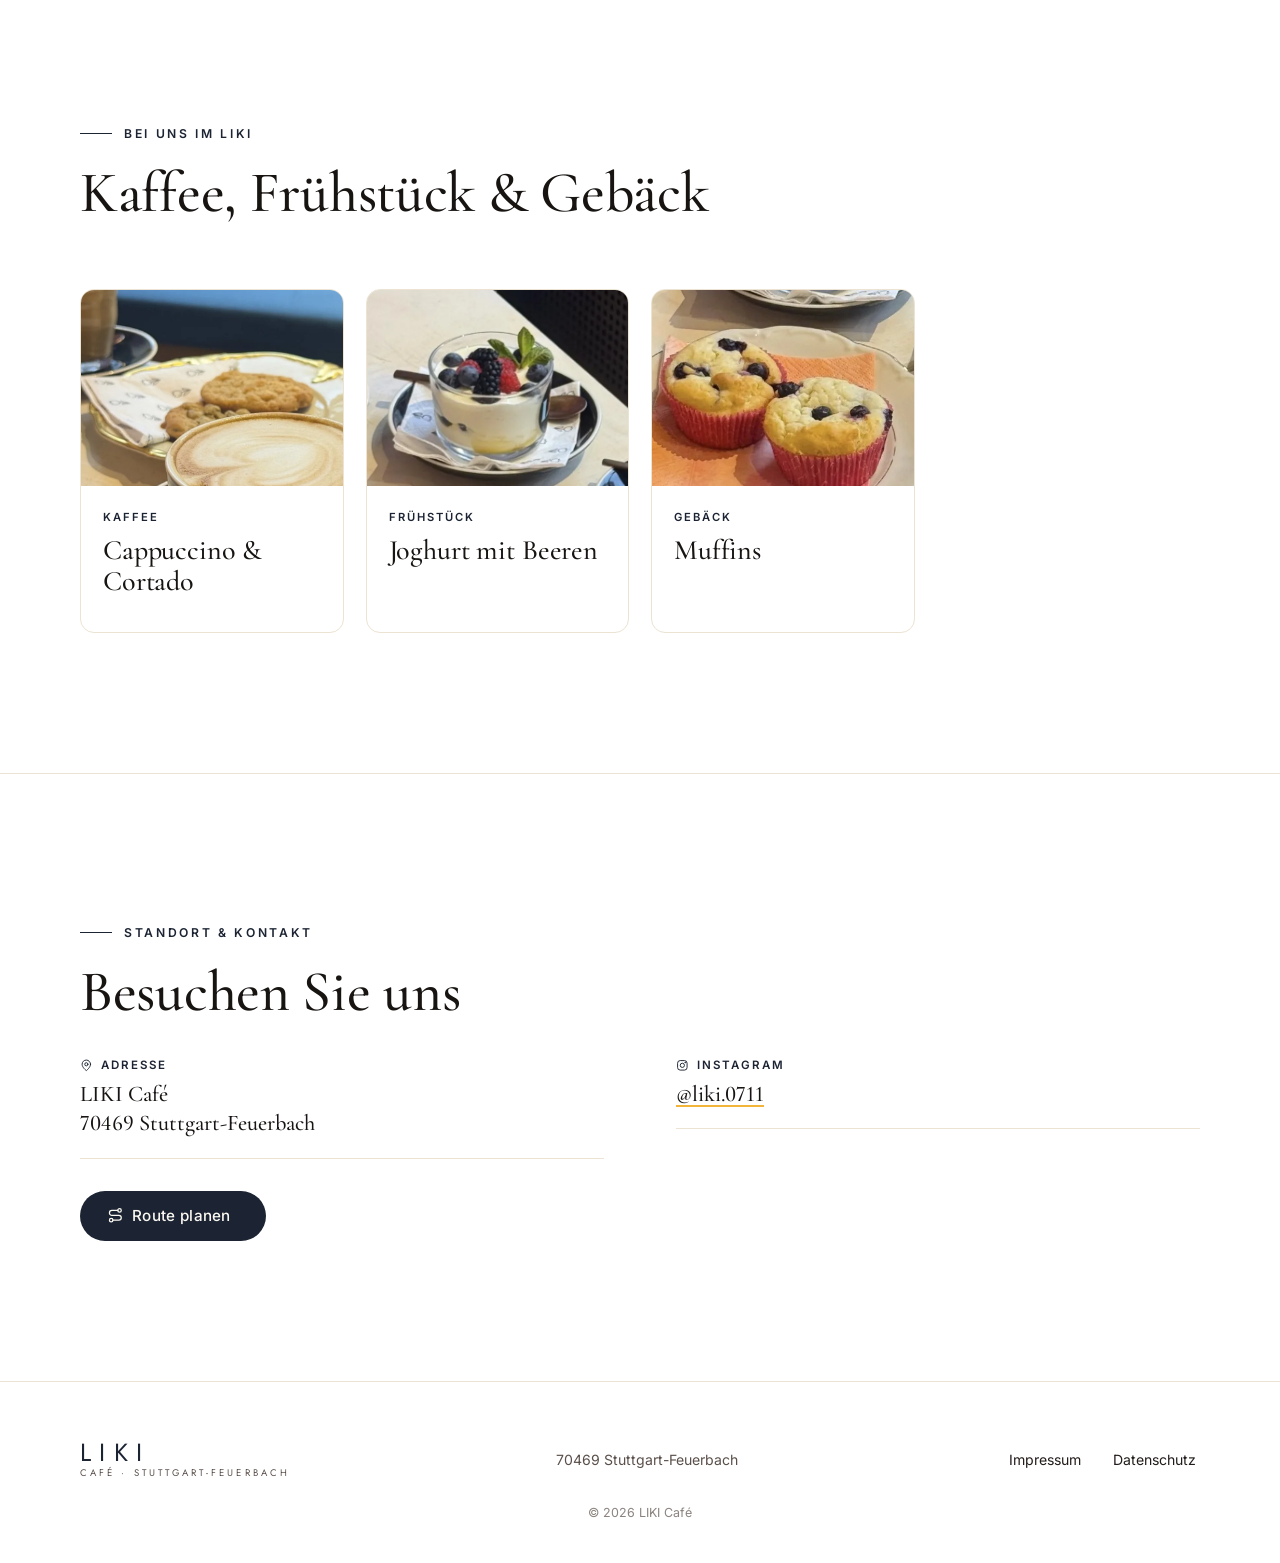
<file: liki/index.html>
<!doctype html>
<html lang="de" class="no-js">
<head>
  <meta charset="utf-8">
  <meta name="viewport" content="width=device-width, initial-scale=1, viewport-fit=cover">
  <title>LIKI | Café in Stuttgart-Feuerbach</title>
  <meta name="description" content="LIKI – dein Café in Stuttgart-Feuerbach. Guter Kaffee, Frühstück und Gebäck. Im LIKI bist du immer herzlich willkommen!">
  <meta name="robots" content="noindex, nofollow">
  <meta name="theme-color" content="#ffffff">
  <meta name="format-detection" content="telephone=no">
  <meta property="og:type" content="website">
  <meta property="og:locale" content="de_DE">
  <meta property="og:site_name" content="LIKI Café">
  <meta property="og:title" content="LIKI | Café in Stuttgart-Feuerbach">
  <meta property="og:description" content="LIKI – dein Café in Stuttgart-Feuerbach. Guter Kaffee, Frühstück und Gebäck. Im LIKI bist du immer herzlich willkommen!">

  <script>document.documentElement.className = "js";</script>
  <link rel="icon" href="favicon.svg" type="image/svg+xml">
  <link rel="preload" href="fonts/cormorant-garamond-latin-500-normal.woff2" as="font" type="font/woff2" crossorigin>
  <link rel="preload" href="fonts/inter-latin-400-normal.woff2" as="font" type="font/woff2" crossorigin>
  <link rel="stylesheet" href="css/style.css">
  <style>
    :root {
      --bordeaux: #1c2433; --bordeaux-hover: #2a374d;
      --gold-500: #2a374d; --gold-600: #1c2433;
      --gold-300: #f5c76a; --gold-400: #f2b53a;
    }
    .brand-name { color: var(--bordeaux); }
    .brand-sub { color: var(--ink-soft); }
    .btn-gold { box-shadow: none; }
  </style>

  <script type="application/ld+json">{
  "@context": "https://schema.org",
  "@type": "CafeOrCoffeeShop",
  "name": "LIKI Café",
  "address": {
    "@type": "PostalAddress",
    "postalCode": "70469",
    "addressLocality": "Stuttgart-Feuerbach",
    "addressCountry": "DE"
  },
  "sameAs": [
    "https://www.instagram.com/liki.0711/"
  ]
}</script>
</head>
<body>
  <a class="skip-link" href="#main">Zum Inhalt springen</a>

  <header class="site-header" data-header>
    <div class="container header-inner">
      <a class="brand" href="#top" aria-label="LIKI Café, zur Startseite">
        <img class="brand-mark" src="img/symbol.png" alt="">
        <span class="brand-text">
          <span class="brand-name">LIKI</span>
          <span class="brand-sub">Café · Stuttgart-Feuerbach</span>
        </span>
      </a>

      <button class="nav-toggle" type="button" aria-expanded="false" aria-controls="site-nav" data-nav-toggle>
        <span class="nav-toggle-bars" aria-hidden="true"></span>
        <span class="visually-hidden">Menü öffnen</span>
      </button>

      <nav class="site-nav" id="site-nav" aria-label="Hauptnavigation" data-nav>
        <ul>
          <li><a href="#ueber-uns">Über uns</a></li>
          <li><a href="#highlights">Bei uns</a></li>
          <li><a href="#kontakt">Kontakt</a></li>
        </ul>
      </nav>
    </div>
  </header>

  <main id="main">
    <section class="hero" id="top" aria-labelledby="hero-title">
      <picture class="hero-media">
        <source type="image/webp" srcset="img/hero-800.webp 800w, img/hero-1600.webp 1600w" sizes="100vw">
        <img src="img/hero-1600.webp" width="921" height="1065" alt="Tisch im LIKI mit Kaffee, Joghurt mit Beeren und Muffins" fetchpriority="high" decoding="async">
      </picture>
      <div class="container hero-content">
        <p class="eyebrow"><span class="eyebrow-line" aria-hidden="true"></span>Café · Stuttgart-Feuerbach</p>
        <h1 id="hero-title">Ein Tisch<br><em>voller Liebe.</em></h1>
        <p class="hero-lead">Im LIKI bist du immer herzlich willkommen!</p>
        <div class="btn-row">
          <a class="btn btn-gold" href="https://www.instagram.com/liki.0711/" target="_blank" rel="noopener">
            <svg class="icon" aria-hidden="true"><use href="#i-insta"/></svg>Instagram<span class="visually-hidden"> (öffnet in neuem Tab)</span>
          </a>
          <a class="btn btn-ghost" href="https://www.google.com/maps/dir/?api=1&amp;destination=LIKI%20Caf%C3%A9%20Stuttgart-Feuerbach" target="_blank" rel="noopener">
            <svg class="icon" aria-hidden="true"><use href="#i-route"/></svg>Route planen<span class="visually-hidden"> (öffnet Google Maps in neuem Tab)</span>
          </a>
        </div>
      </div>
    </section>
    <section class="highlights" aria-label="Das erwartet Sie">
      <ul class="container highlight-list">
        <li><svg class="icon-lg" aria-hidden="true"><use href="#i-coffee"/></svg><span><strong>Guter Kaffee</strong>Cappuccino, Cortado &amp; mehr</span></li>
        <li><svg class="icon-lg" aria-hidden="true"><use href="#i-heart"/></svg><span><strong>Herzlich willkommen</strong>in jeder Lebenssituation</span></li>
        <li><svg class="icon-lg" aria-hidden="true"><use href="#i-users"/></svg><span><strong>Come for the people</strong>nicht nur für Kaffee</span></li>
      </ul>
    </section>
    <section class="section about" id="ueber-uns" aria-labelledby="about-title">
      <div class="container about-grid">
        <div class="about-text">
          <p class="eyebrow eyebrow-dark"><span class="eyebrow-line" aria-hidden="true"></span>Über uns</p>
          <h2 id="about-title">Es ging uns nicht nur <em>um Kaffee und Speisen.</em></h2>
          <p>Wir versorgen dich in jeder Lebenssituation mit gutem Kaffee!</p>
          <p>Im LIKI bist du immer herzlich willkommen – come for the people.</p>
        </div>
      </div>
    </section>
    <section class="section specials" id="highlights" aria-labelledby="specials-title">
      <div class="container">
        <header class="section-head">
          <p class="eyebrow"><span class="eyebrow-line" aria-hidden="true"></span>Bei uns im LIKI</p>
          <h2 id="specials-title">Kaffee, Frühstück &amp; Gebäck</h2>
        </header>
        <div class="cards">
          <article class="card">
            <picture>
              <source type="image/webp" srcset="img/karte-1-800.webp 800w, img/karte-1-1600.webp 1600w" sizes="(min-width: 1000px) 25vw, (min-width: 600px) 50vw, 100vw">
              <img src="img/karte-1-800.webp" width="921" height="690" loading="lazy" decoding="async" alt="Cappuccino &amp; Cortado">
            </picture>
            <div class="card-body">
              <p class="card-kicker">Kaffee</p>
              <h3>Cappuccino &amp; Cortado</h3>
              <p></p>
            </div>
          </article>
          <article class="card">
            <picture>
              <source type="image/webp" srcset="img/karte-2-800.webp 800w, img/karte-2-1600.webp 1600w" sizes="(min-width: 1000px) 25vw, (min-width: 600px) 50vw, 100vw">
              <img src="img/karte-2-800.webp" width="560" height="420" loading="lazy" decoding="async" alt="Joghurt mit Beeren">
            </picture>
            <div class="card-body">
              <p class="card-kicker">Frühstück</p>
              <h3>Joghurt mit Beeren</h3>
              <p></p>
            </div>
          </article>
          <article class="card">
            <picture>
              <source type="image/webp" srcset="img/karte-3-800.webp 800w, img/karte-3-1600.webp 1600w" sizes="(min-width: 1000px) 25vw, (min-width: 600px) 50vw, 100vw">
              <img src="img/karte-3-800.webp" width="760" height="375" loading="lazy" decoding="async" alt="Muffins">
            </picture>
            <div class="card-body">
              <p class="card-kicker">Gebäck</p>
              <h3>Muffins</h3>
              <p></p>
            </div>
          </article>
        </div>
      </div>
    </section>

    <section class="section contact" id="kontakt" aria-labelledby="contact-title">
      <div class="container contact-grid">
        <div class="contact-info">
          <p class="eyebrow eyebrow-dark"><span class="eyebrow-line" aria-hidden="true"></span>Standort &amp; Kontakt</p>
          <h2 id="contact-title">Besuchen Sie uns</h2>

          <dl class="contact-list">
            <div>
              <dt><svg class="icon" aria-hidden="true"><use href="#i-pin"/></svg>Adresse</dt>
              <dd><address>LIKI Café<br>70469 Stuttgart-Feuerbach</address></dd>
            </div>
            <div>
              <dt><svg class="icon" aria-hidden="true"><use href="#i-insta"/></svg>Instagram</dt>
              <dd><a href="https://www.instagram.com/liki.0711/" target="_blank" rel="noopener">@liki.0711<span class="visually-hidden"> (öffnet in neuem Tab)</span></a></dd>
            </div>
          </dl>

          <div class="btn-row">
            <a class="btn btn-gold" href="https://www.google.com/maps/dir/?api=1&amp;destination=LIKI%20Caf%C3%A9%20Stuttgart-Feuerbach" target="_blank" rel="noopener">
              <svg class="icon" aria-hidden="true"><use href="#i-route"/></svg>Route planen<span class="visually-hidden"> (öffnet Google Maps in neuem Tab)</span>
            </a>
          </div>
        </div>
      </div>
    </section>
  </main>

  <footer class="site-footer">
    <div class="container footer-inner">
      <a class="brand footer-brand" href="#top"><span class="brand-text"><span class="brand-name">LIKI</span><span class="brand-sub">Café · Stuttgart-Feuerbach</span></span></a>
      <p class="footer-address">70469 Stuttgart-Feuerbach</p>
      <nav aria-label="Rechtliches" class="footer-nav">
        <a href="impressum.html">Impressum</a>
        <a href="datenschutz.html">Datenschutz</a>
      </nav>
      <p class="footer-copy">© <span data-year>2026</span> LIKI Café</p>
    </div>
  </footer>

  <nav class="quickbar" aria-label="Schnellzugriff">
    <a href="https://www.google.com/maps/dir/?api=1&amp;destination=LIKI%20Caf%C3%A9%20Stuttgart-Feuerbach" target="_blank" rel="noopener"><svg class="icon" aria-hidden="true"><use href="#i-route"/></svg>Route</a>
  </nav>

  <!-- SVG-Symbole -->
  <svg width="0" height="0" style="position:absolute" aria-hidden="true" focusable="false">
    <symbol id="i-phone" viewBox="0 0 24 24" fill="none" stroke="currentColor" stroke-width="1.8" stroke-linecap="round" stroke-linejoin="round"><path d="M22 16.9v3a2 2 0 0 1-2.2 2 19.8 19.8 0 0 1-8.6-3.1 19.5 19.5 0 0 1-6-6A19.8 19.8 0 0 1 2.1 4.2 2 2 0 0 1 4.1 2h3a2 2 0 0 1 2 1.7c.1.9.4 1.8.7 2.7a2 2 0 0 1-.5 2.1L8 9.8a16 16 0 0 0 6 6l1.3-1.3a2 2 0 0 1 2.1-.4c.9.3 1.8.6 2.7.7a2 2 0 0 1 1.7 2z"/></symbol>
    <symbol id="i-route" viewBox="0 0 24 24" fill="none" stroke="currentColor" stroke-width="1.8" stroke-linecap="round" stroke-linejoin="round"><circle cx="6" cy="19" r="2.5"/><circle cx="18" cy="5" r="2.5"/><path d="M8.5 19H17a3.5 3.5 0 0 0 0-7H7a3.5 3.5 0 0 1 0-7h8.5"/></symbol>
    <symbol id="i-pin" viewBox="0 0 24 24" fill="none" stroke="currentColor" stroke-width="1.8" stroke-linecap="round" stroke-linejoin="round"><path d="M20 10c0 6-8 12-8 12S4 16 4 10a8 8 0 0 1 16 0z"/><circle cx="12" cy="10" r="3"/></symbol>
    <symbol id="i-card" viewBox="0 0 24 24" fill="none" stroke="currentColor" stroke-width="1.8" stroke-linecap="round"><rect x="2.5" y="5" width="19" height="14" rx="2.5"/><path d="M2.5 10h19M6.5 15h4"/></symbol>
    <symbol id="i-clock" viewBox="0 0 24 24" fill="none" stroke="currentColor" stroke-width="1.8" stroke-linecap="round"><circle cx="12" cy="12" r="9.5"/><path d="M12 7v5l3 2"/></symbol>
    <symbol id="i-insta" viewBox="0 0 24 24" fill="none" stroke="currentColor" stroke-width="1.8"><rect x="3" y="3" width="18" height="18" rx="5"/><circle cx="12" cy="12" r="4"/><circle cx="17.5" cy="6.5" r=".8" fill="currentColor"/></symbol>
    <symbol id="i-menu" viewBox="0 0 24 24" fill="none" stroke="currentColor" stroke-width="1.8" stroke-linecap="round"><path d="M5 3v18M5 3c3 0 4 2 4 5s-1 4-4 4M15 3v6a3 3 0 0 0 3 3v9M21 3v6a3 3 0 0 1-3 3"/></symbol>
    <symbol id="i-flame" viewBox="0 0 24 24" fill="none" stroke="currentColor" stroke-width="1.5" stroke-linecap="round" stroke-linejoin="round"><path d="M12 22c4 0 7-3 7-7 0-5-4-7-5-12-2 3-1 5-3 7-1-1-1-2-1-3-2 2-4 5-4 8 0 4 3 7 6 7z"/><path d="M12 22c-2 0-3-1.5-3-3.5S11 15 12 13c1 2 3 3.5 3 5.5S14 22 12 22z"/></symbol>
    <symbol id="i-leaf" viewBox="0 0 24 24" fill="none" stroke="currentColor" stroke-width="1.5" stroke-linecap="round" stroke-linejoin="round"><path d="M4 20c0-9 6-15 16-16-1 10-7 16-16 16z"/><path d="M4 20l9-9"/></symbol>
    <symbol id="i-glass" viewBox="0 0 24 24" fill="none" stroke="currentColor" stroke-width="1.5" stroke-linecap="round" stroke-linejoin="round"><path d="M6 3h12l-1.5 17a1 1 0 0 1-1 1h-7a1 1 0 0 1-1-1z"/><path d="M6.5 9h11"/><path d="M15 3l3-2"/><circle cx="11" cy="14" r="1.5"/></symbol>
    <symbol id="i-star" viewBox="0 0 24 24" fill="none" stroke="currentColor" stroke-width="1.5" stroke-linejoin="round"><path d="M12 3l2.7 5.6 6.1.9-4.4 4.3 1 6.1L12 17l-5.4 2.9 1-6.1-4.4-4.3 6.1-.9z"/></symbol>
    <symbol id="i-heart" viewBox="0 0 24 24" fill="none" stroke="currentColor" stroke-width="1.5" stroke-linejoin="round"><path d="M12 20s-7-4.4-7-10a4 4 0 0 1 7-2.6A4 4 0 0 1 19 10c0 5.6-7 10-7 10z"/></symbol>
    <symbol id="i-check" viewBox="0 0 24 24" fill="none" stroke="currentColor" stroke-width="1.5" stroke-linecap="round" stroke-linejoin="round"><circle cx="12" cy="12" r="9"/><path d="M8 12.5l2.7 2.7L16 9.8"/></symbol>
    <symbol id="i-coffee" viewBox="0 0 24 24" fill="none" stroke="currentColor" stroke-width="1.5" stroke-linecap="round" stroke-linejoin="round"><path d="M4 9h12v6a5 5 0 0 1-5 5H9a5 5 0 0 1-5-5z"/><path d="M16 11h1.5a2.5 2.5 0 0 1 0 5H16M8 3v3M12 3v3"/></symbol>
    <symbol id="i-scissors" viewBox="0 0 24 24" fill="none" stroke="currentColor" stroke-width="1.5" stroke-linecap="round"><circle cx="6" cy="6" r="3"/><circle cx="6" cy="18" r="3"/><path d="M8.5 7.5L20 18M8.5 16.5L20 6"/></symbol>
    <symbol id="i-users" viewBox="0 0 24 24" fill="none" stroke="currentColor" stroke-width="1.5" stroke-linecap="round"><circle cx="9" cy="8" r="3.5"/><path d="M2.5 20a6.5 6.5 0 0 1 13 0"/><circle cx="17" cy="9" r="2.5"/><path d="M17 14a5 5 0 0 1 4.5 5"/></symbol>
  </svg>

  <script src="js/main.js" defer></script>
</body>
</html>
</file>
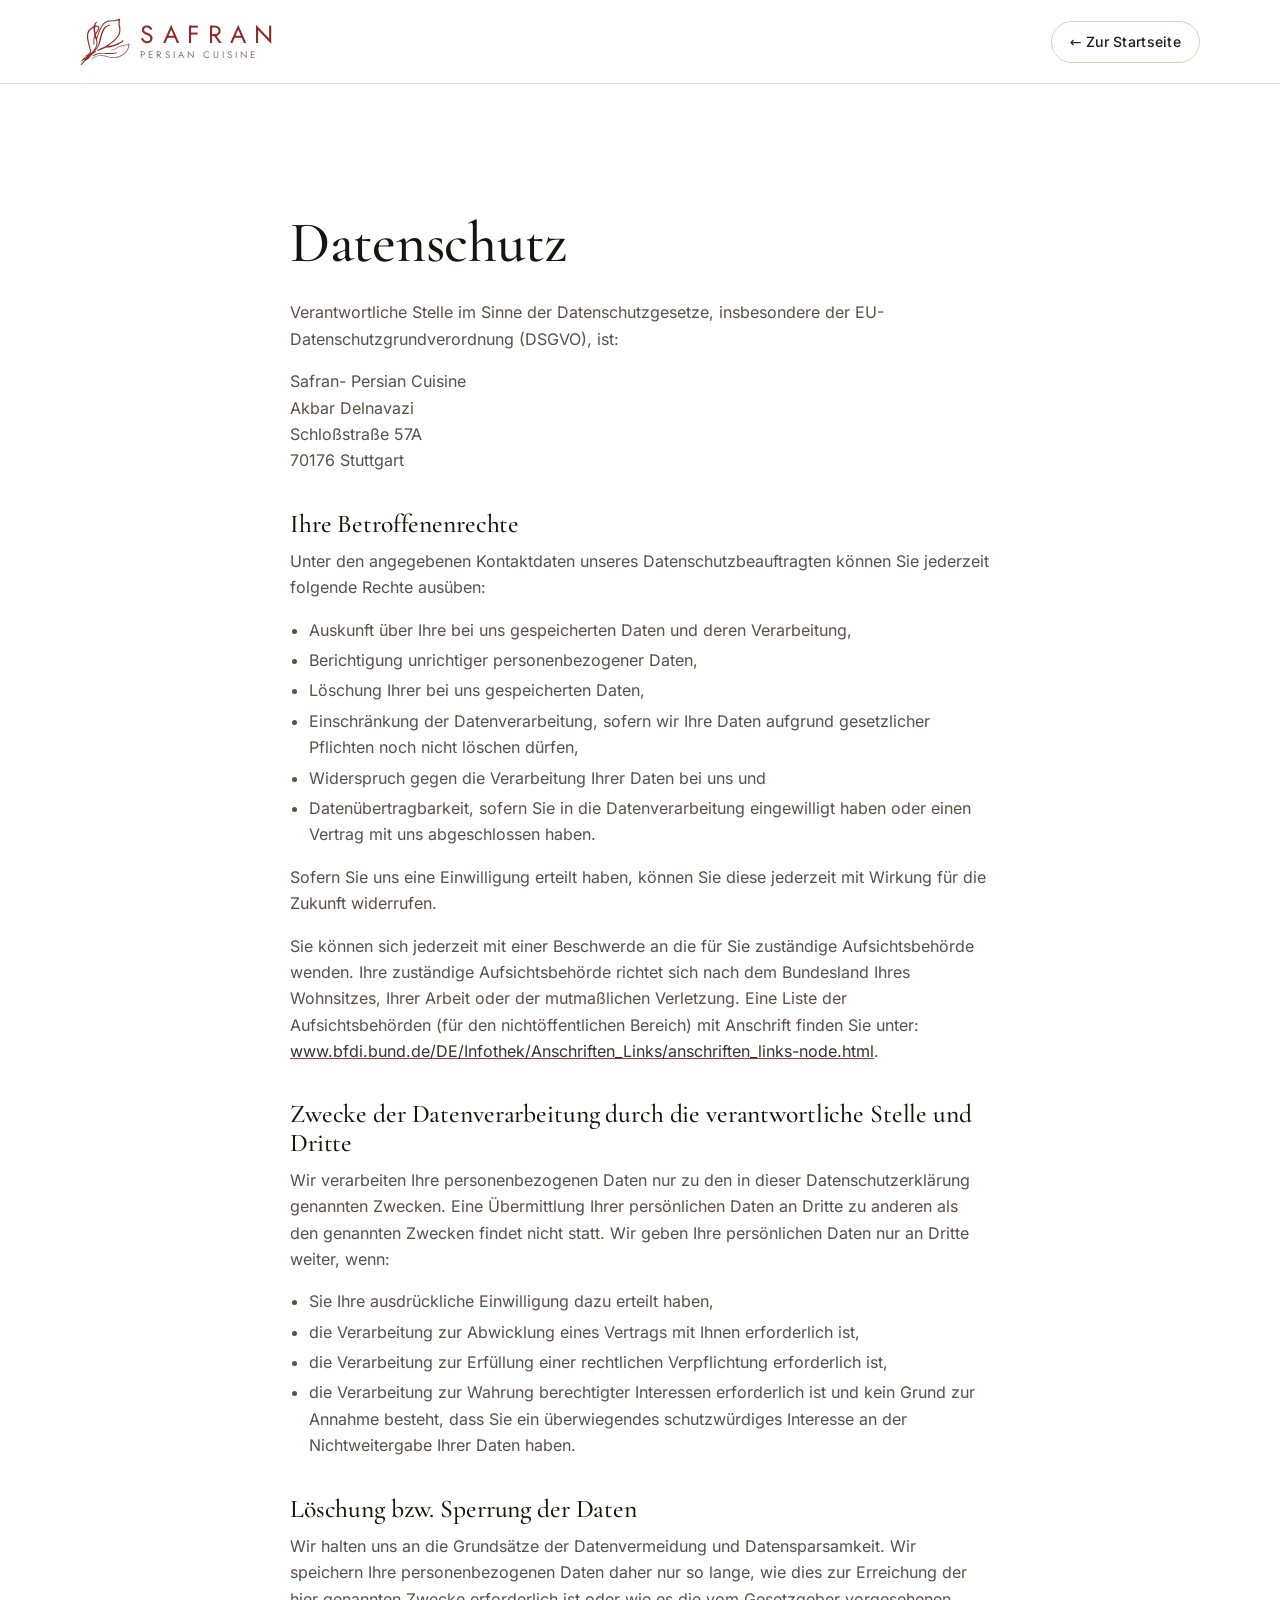
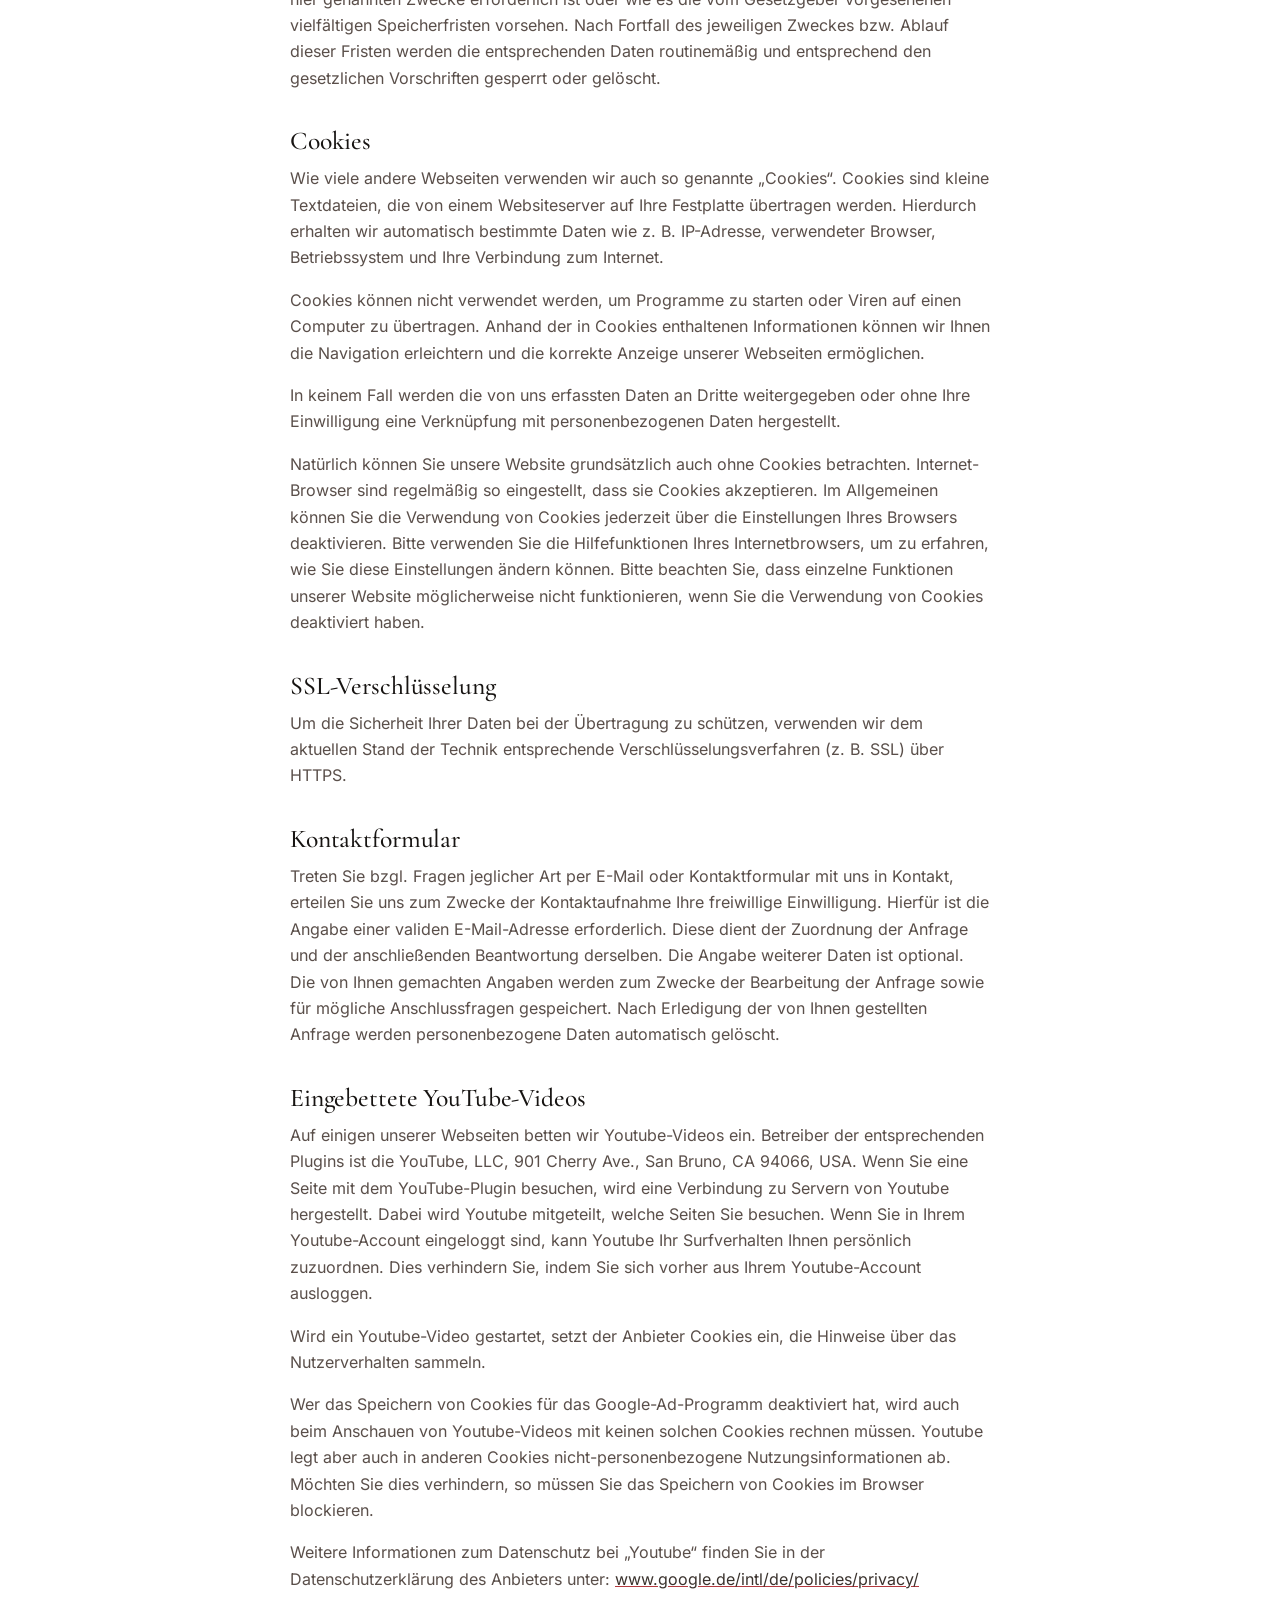
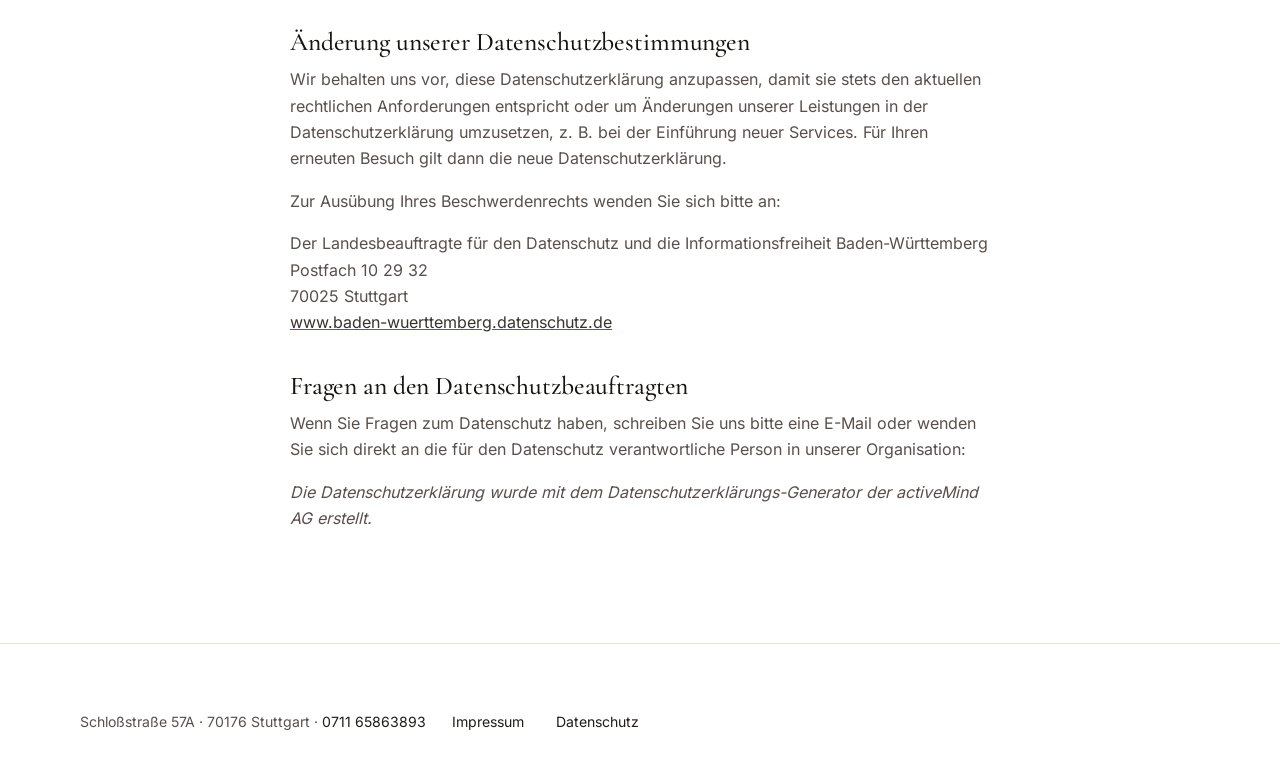
<file: datenschutz.html>
<!doctype html>
<html lang="de" class="no-js">
<head>
  <meta charset="utf-8">
  <meta name="robots" content="noindex, nofollow">
  <meta name="viewport" content="width=device-width, initial-scale=1">
  <title>Datenschutz | SAFRAN – Persian Cuisine Stuttgart</title>
  <meta name="theme-color" content="#ffffff">
  <script>document.documentElement.className = "js";</script>
  <link rel="icon" href="favicon.svg" type="image/svg+xml">
  <link rel="apple-touch-icon" href="apple-touch-icon.png">
  <link rel="stylesheet" href="css/style.css">
</head>
<body class="legal-page">
  <a class="skip-link" href="#main">Zum Inhalt springen</a>
  <header class="site-header">
    <div class="container header-inner">
      <a class="brand" href="index.html" aria-label="SAFRAN – Persian Cuisine, zur Startseite">
        <img class="brand-mark" src="img/logo/logo-mark-color.svg" width="281" height="268" alt="">
        <span class="brand-text"><span class="brand-name">SAFRAN</span><span class="brand-sub">Persian Cuisine</span></span>
      </a>
      <a class="btn btn-outline btn-sm" href="index.html">← Zur Startseite</a>
    </div>
  </header>
  <main id="main" class="section legal">
    <div class="container legal-inner">
      <h1>Datenschutz</h1>

      <p>Verantwortliche Stelle im Sinne der Datenschutzgesetze, insbesondere der EU-Datenschutzgrundverordnung (DSGVO), ist:</p>
      <p>Safran- Persian Cuisine<br>
      Akbar Delnavazi<br>
      Schloßstraße 57A<br>
      70176 Stuttgart</p>

      <h2>Ihre Betroffenenrechte</h2>
      <p>Unter den angegebenen Kontaktdaten unseres Datenschutzbeauftragten können Sie jederzeit folgende Rechte ausüben:</p>
      <ul>
        <li>Auskunft über Ihre bei uns gespeicherten Daten und deren Verarbeitung,</li>
        <li>Berichtigung unrichtiger personenbezogener Daten,</li>
        <li>Löschung Ihrer bei uns gespeicherten Daten,</li>
        <li>Einschränkung der Datenverarbeitung, sofern wir Ihre Daten aufgrund gesetzlicher Pflichten noch nicht löschen dürfen,</li>
        <li>Widerspruch gegen die Verarbeitung Ihrer Daten bei uns und</li>
        <li>Datenübertragbarkeit, sofern Sie in die Datenverarbeitung eingewilligt haben oder einen Vertrag mit uns abgeschlossen haben.</li>
      </ul>
      <p>Sofern Sie uns eine Einwilligung erteilt haben, können Sie diese jederzeit mit Wirkung für die Zukunft widerrufen.</p>
      <p>Sie können sich jederzeit mit einer Beschwerde an die für Sie zuständige Aufsichtsbehörde wenden. Ihre zuständige Aufsichtsbehörde richtet sich nach dem Bundesland Ihres Wohnsitzes, Ihrer Arbeit oder der mutmaßlichen Verletzung. Eine Liste der Aufsichtsbehörden (für den nichtöffentlichen Bereich) mit Anschrift finden Sie unter: <a href="https://www.bfdi.bund.de/DE/Infothek/Anschriften_Links/anschriften_links-node.html" target="_blank" rel="noopener">www.bfdi.bund.de/DE/Infothek/Anschriften_Links/anschriften_links-node.html</a>.</p>

      <h2>Zwecke der Datenverarbeitung durch die verantwortliche Stelle und Dritte</h2>
      <p>Wir verarbeiten Ihre personenbezogenen Daten nur zu den in dieser Datenschutzerklärung genannten Zwecken. Eine Übermittlung Ihrer persönlichen Daten an Dritte zu anderen als den genannten Zwecken findet nicht statt. Wir geben Ihre persönlichen Daten nur an Dritte weiter, wenn:</p>
      <ul>
        <li>Sie Ihre ausdrückliche Einwilligung dazu erteilt haben,</li>
        <li>die Verarbeitung zur Abwicklung eines Vertrags mit Ihnen erforderlich ist,</li>
        <li>die Verarbeitung zur Erfüllung einer rechtlichen Verpflichtung erforderlich ist,</li>
        <li>die Verarbeitung zur Wahrung berechtigter Interessen erforderlich ist und kein Grund zur Annahme besteht, dass Sie ein überwiegendes schutzwürdiges Interesse an der Nichtweitergabe Ihrer Daten haben.</li>
      </ul>

      <h2>Löschung bzw. Sperrung der Daten</h2>
      <p>Wir halten uns an die Grundsätze der Datenvermeidung und Datensparsamkeit. Wir speichern Ihre personenbezogenen Daten daher nur so lange, wie dies zur Erreichung der hier genannten Zwecke erforderlich ist oder wie es die vom Gesetzgeber vorgesehenen vielfältigen Speicherfristen vorsehen. Nach Fortfall des jeweiligen Zweckes bzw. Ablauf dieser Fristen werden die entsprechenden Daten routinemäßig und entsprechend den gesetzlichen Vorschriften gesperrt oder gelöscht.</p>

      <h2>Cookies</h2>
      <p>Wie viele andere Webseiten verwenden wir auch so genannte „Cookies“. Cookies sind kleine Textdateien, die von einem Websiteserver auf Ihre Festplatte übertragen werden. Hierdurch erhalten wir automatisch bestimmte Daten wie z.&nbsp;B. IP-Adresse, verwendeter Browser, Betriebssystem und Ihre Verbindung zum Internet.</p>
      <p>Cookies können nicht verwendet werden, um Programme zu starten oder Viren auf einen Computer zu übertragen. Anhand der in Cookies enthaltenen Informationen können wir Ihnen die Navigation erleichtern und die korrekte Anzeige unserer Webseiten ermöglichen.</p>
      <p>In keinem Fall werden die von uns erfassten Daten an Dritte weitergegeben oder ohne Ihre Einwilligung eine Verknüpfung mit personenbezogenen Daten hergestellt.</p>
      <p>Natürlich können Sie unsere Website grundsätzlich auch ohne Cookies betrachten. Internet-Browser sind regelmäßig so eingestellt, dass sie Cookies akzeptieren. Im Allgemeinen können Sie die Verwendung von Cookies jederzeit über die Einstellungen Ihres Browsers deaktivieren. Bitte verwenden Sie die Hilfefunktionen Ihres Internetbrowsers, um zu erfahren, wie Sie diese Einstellungen ändern können. Bitte beachten Sie, dass einzelne Funktionen unserer Website möglicherweise nicht funktionieren, wenn Sie die Verwendung von Cookies deaktiviert haben.</p>

      <h2>SSL-Verschlüsselung</h2>
      <p>Um die Sicherheit Ihrer Daten bei der Übertragung zu schützen, verwenden wir dem aktuellen Stand der Technik entsprechende Verschlüsselungsverfahren (z.&nbsp;B. SSL) über HTTPS.</p>

      <h2>Kontaktformular</h2>
      <p>Treten Sie bzgl. Fragen jeglicher Art per E-Mail oder Kontaktformular mit uns in Kontakt, erteilen Sie uns zum Zwecke der Kontaktaufnahme Ihre freiwillige Einwilligung. Hierfür ist die Angabe einer validen E-Mail-Adresse erforderlich. Diese dient der Zuordnung der Anfrage und der anschließenden Beantwortung derselben. Die Angabe weiterer Daten ist optional. Die von Ihnen gemachten Angaben werden zum Zwecke der Bearbeitung der Anfrage sowie für mögliche Anschlussfragen gespeichert. Nach Erledigung der von Ihnen gestellten Anfrage werden personenbezogene Daten automatisch gelöscht.</p>

      <h2>Eingebettete YouTube-Videos</h2>
      <p>Auf einigen unserer Webseiten betten wir Youtube-Videos ein. Betreiber der entsprechenden Plugins ist die YouTube, LLC, 901 Cherry Ave., San Bruno, CA 94066, USA. Wenn Sie eine Seite mit dem YouTube-Plugin besuchen, wird eine Verbindung zu Servern von Youtube hergestellt. Dabei wird Youtube mitgeteilt, welche Seiten Sie besuchen. Wenn Sie in Ihrem Youtube-Account eingeloggt sind, kann Youtube Ihr Surfverhalten Ihnen persönlich zuzuordnen. Dies verhindern Sie, indem Sie sich vorher aus Ihrem Youtube-Account ausloggen.</p>
      <p>Wird ein Youtube-Video gestartet, setzt der Anbieter Cookies ein, die Hinweise über das Nutzerverhalten sammeln.</p>
      <p>Wer das Speichern von Cookies für das Google-Ad-Programm deaktiviert hat, wird auch beim Anschauen von Youtube-Videos mit keinen solchen Cookies rechnen müssen. Youtube legt aber auch in anderen Cookies nicht-personenbezogene Nutzungsinformationen ab. Möchten Sie dies verhindern, so müssen Sie das Speichern von Cookies im Browser blockieren.</p>
      <p>Weitere Informationen zum Datenschutz bei „Youtube“ finden Sie in der Datenschutzerklärung des Anbieters unter: <a href="https://www.google.de/intl/de/policies/privacy/" target="_blank" rel="noopener">www.google.de/intl/de/policies/privacy/</a></p>

      <h2>Änderung unserer Datenschutzbestimmungen</h2>
      <p>Wir behalten uns vor, diese Datenschutzerklärung anzupassen, damit sie stets den aktuellen rechtlichen Anforderungen entspricht oder um Änderungen unserer Leistungen in der Datenschutzerklärung umzusetzen, z.&nbsp;B. bei der Einführung neuer Services. Für Ihren erneuten Besuch gilt dann die neue Datenschutzerklärung.</p>
      <p>Zur Ausübung Ihres Beschwerdenrechts wenden Sie sich bitte an:</p>
      <p>Der Landesbeauftragte für den Datenschutz und die Informationsfreiheit Baden-Württemberg<br>
      Postfach 10 29 32<br>
      70025 Stuttgart<br>
      <a href="https://www.baden-wuerttemberg.datenschutz.de" target="_blank" rel="noopener">www.baden-wuerttemberg.datenschutz.de</a></p>

      <h2>Fragen an den Datenschutzbeauftragten</h2>
      <p>Wenn Sie Fragen zum Datenschutz haben, schreiben Sie uns bitte eine E-Mail oder wenden Sie sich direkt an die für den Datenschutz verantwortliche Person in unserer Organisation:</p>
      <p><em>Die Datenschutzerklärung wurde mit dem Datenschutzerklärungs-Generator der activeMind AG erstellt.</em></p>
    </div>
  </main>
  <footer class="site-footer">
    <div class="container footer-inner">
      <p class="footer-address">Schloßstraße 57A · 70176 Stuttgart · <a href="tel:+4971165863893">0711 65863893</a></p>
      <nav aria-label="Rechtliches" class="footer-nav"><a href="impressum.html">Impressum</a><a href="datenschutz.html">Datenschutz</a></nav>
    </div>
  </footer>
</body>
</html>
</file>
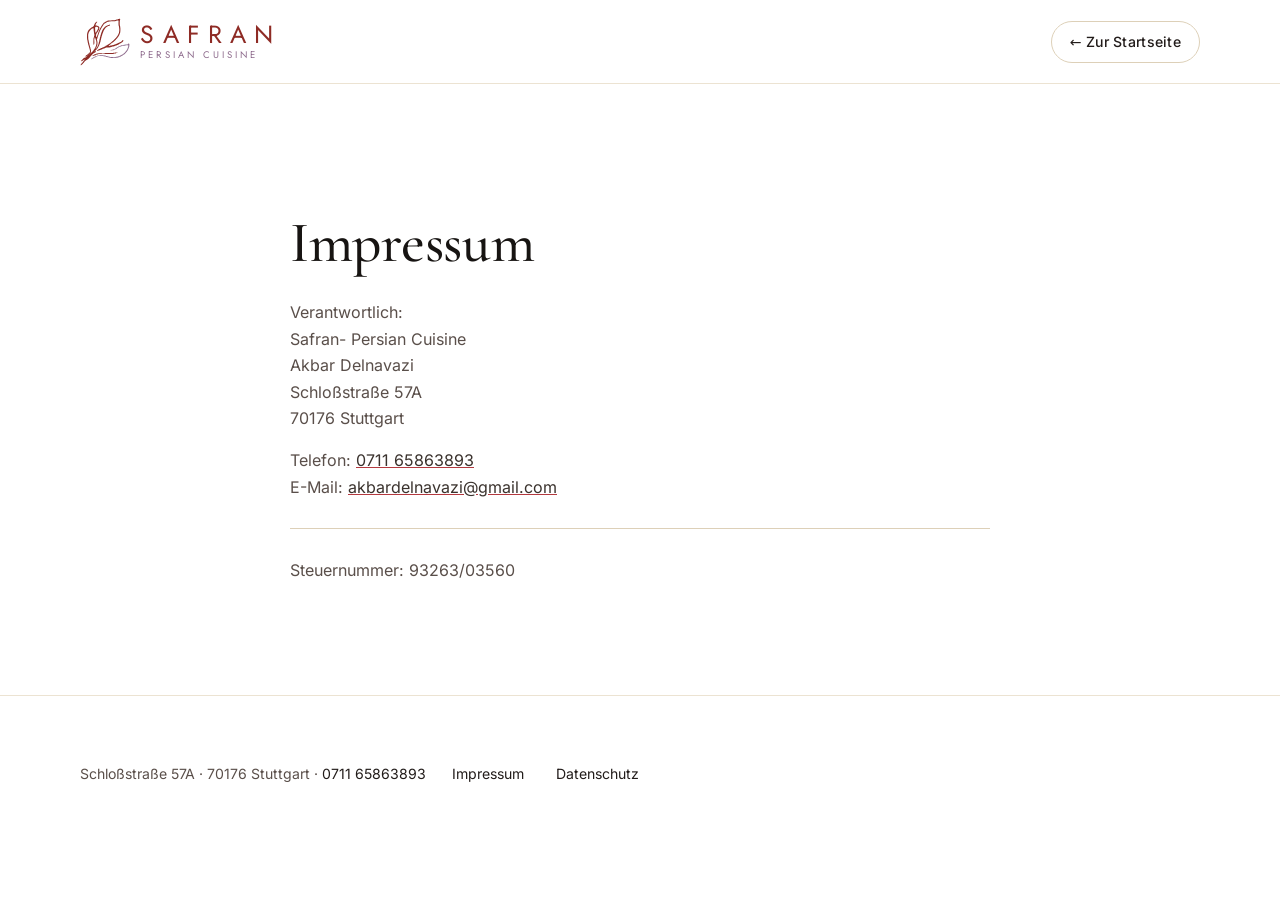
<file: impressum.html>
<!doctype html>
<html lang="de" class="no-js">
<head>
  <meta charset="utf-8">
  <meta name="robots" content="noindex, nofollow">
  <meta name="viewport" content="width=device-width, initial-scale=1">
  <title>Impressum | SAFRAN – Persian Cuisine Stuttgart</title>
  <meta name="theme-color" content="#ffffff">
  <script>document.documentElement.className = "js";</script>
  <link rel="icon" href="favicon.svg" type="image/svg+xml">
  <link rel="apple-touch-icon" href="apple-touch-icon.png">
  <link rel="stylesheet" href="css/style.css">
</head>
<body class="legal-page">
  <a class="skip-link" href="#main">Zum Inhalt springen</a>
  <header class="site-header">
    <div class="container header-inner">
      <a class="brand" href="index.html" aria-label="SAFRAN – Persian Cuisine, zur Startseite">
        <img class="brand-mark" src="img/logo/logo-mark-color.svg" width="281" height="268" alt="">
        <span class="brand-text"><span class="brand-name">SAFRAN</span><span class="brand-sub">Persian Cuisine</span></span>
      </a>
      <a class="btn btn-outline btn-sm" href="index.html">← Zur Startseite</a>
    </div>
  </header>
  <main id="main" class="section legal">
    <div class="container legal-inner">
      <h1>Impressum</h1>

      <p>Verantwortlich:<br>
      Safran- Persian Cuisine<br>
      Akbar Delnavazi<br>
      Schloßstraße 57A<br>
      70176 Stuttgart</p>

      <p>Telefon: <a href="tel:+4971165863893">0711 65863893</a><br>
      E-Mail: <a href="mailto:akbardelnavazi@gmail.com">akbardelnavazi@gmail.com</a></p>

      <hr>

      <p>Steuernummer: 93263/03560</p>
    </div>
  </main>
  <footer class="site-footer">
    <div class="container footer-inner">
      <p class="footer-address">Schloßstraße 57A · 70176 Stuttgart · <a href="tel:+4971165863893">0711 65863893</a></p>
      <nav aria-label="Rechtliches" class="footer-nav"><a href="impressum.html">Impressum</a><a href="datenschutz.html">Datenschutz</a></nav>
    </div>
  </footer>
</body>
</html>
</file>
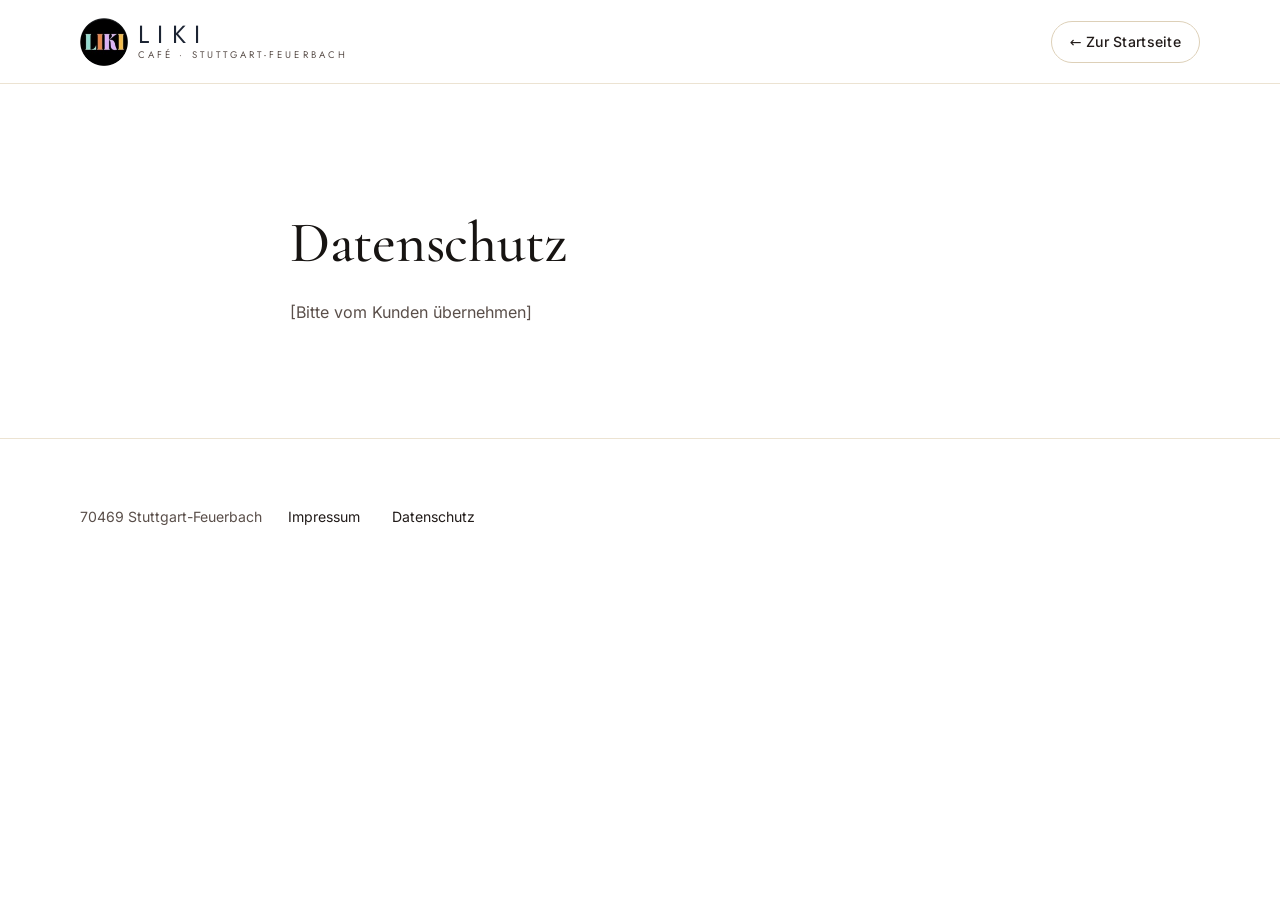
<file: liki/datenschutz.html>
<!doctype html>
<html lang="de" class="no-js">
<head>
  <meta charset="utf-8">
  <meta name="viewport" content="width=device-width, initial-scale=1">
  <title>Datenschutz | LIKI Café</title>
  <meta name="robots" content="noindex, nofollow">
  <meta name="theme-color" content="#ffffff">
  <script>document.documentElement.className = "js";</script>
  <link rel="icon" href="favicon.svg" type="image/svg+xml">
  <link rel="stylesheet" href="css/style.css">
  <style>
    :root { --bordeaux: #1c2433; --bordeaux-hover: #2a374d; --gold-500: #2a374d; --gold-600: #1c2433; }
    .brand-name { color: var(--bordeaux); }
    .brand-sub { color: var(--ink-soft); }
  </style>
</head>
<body class="legal-page">
  <a class="skip-link" href="#main">Zum Inhalt springen</a>
  <header class="site-header">
    <div class="container header-inner">
      <a class="brand" href="index.html" aria-label="LIKI Café, zur Startseite">
        <img class="brand-mark" src="img/symbol.png" alt="">
        <span class="brand-text"><span class="brand-name">LIKI</span><span class="brand-sub">Café · Stuttgart-Feuerbach</span></span>
      </a>
      <a class="btn btn-outline btn-sm" href="index.html">← Zur Startseite</a>
    </div>
  </header>
  <main id="main" class="section legal">
    <div class="container legal-inner">
      <h1>Datenschutz</h1>
      <p>[Bitte vom Kunden übernehmen]</p>
    </div>
  </main>
  <footer class="site-footer">
    <div class="container footer-inner">
      <p class="footer-address">70469 Stuttgart-Feuerbach</p>
      <nav aria-label="Rechtliches" class="footer-nav"><a href="impressum.html">Impressum</a><a href="datenschutz.html">Datenschutz</a></nav>
    </div>
  </footer>
</body>
</html>
</file>
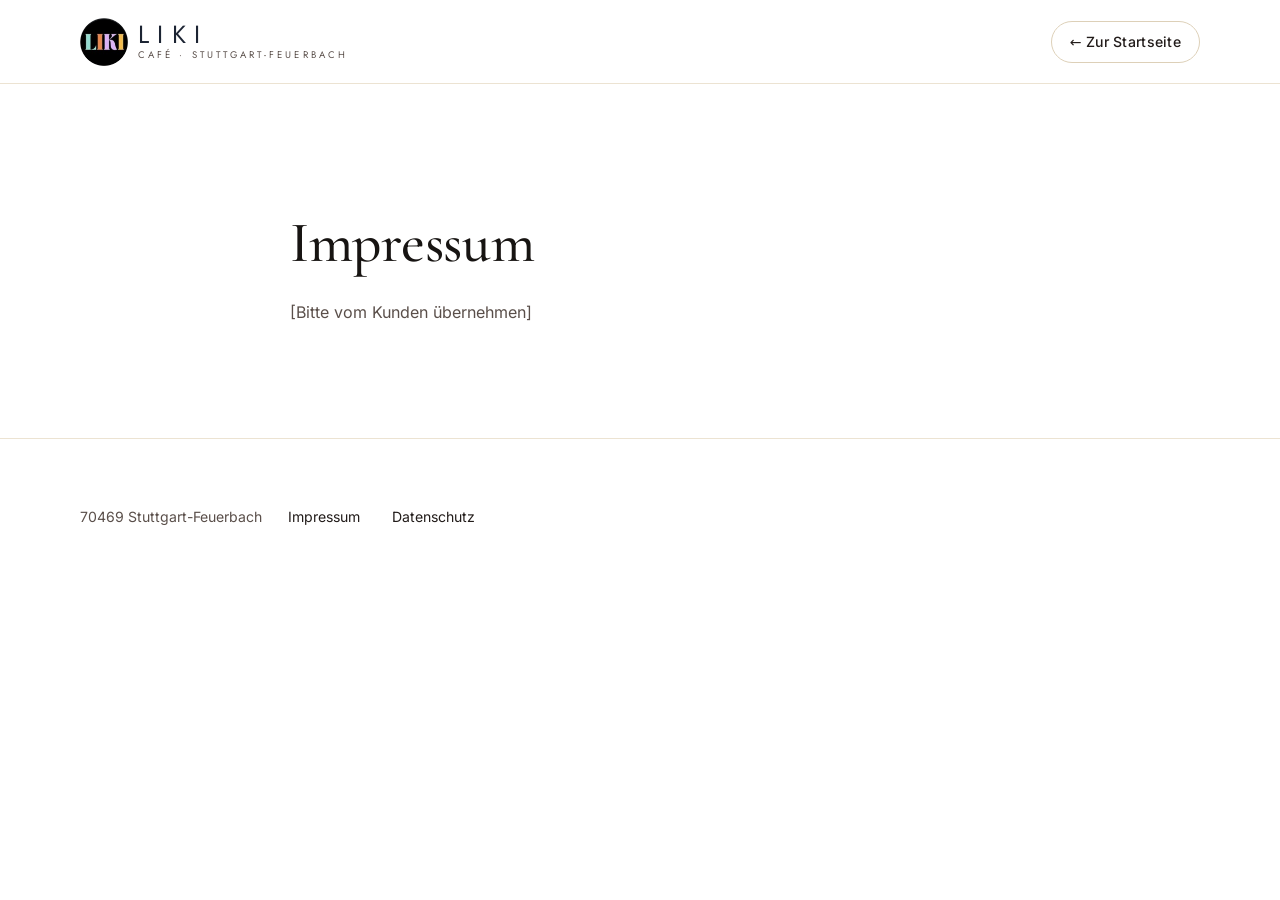
<file: liki/impressum.html>
<!doctype html>
<html lang="de" class="no-js">
<head>
  <meta charset="utf-8">
  <meta name="viewport" content="width=device-width, initial-scale=1">
  <title>Impressum | LIKI Café</title>
  <meta name="robots" content="noindex, nofollow">
  <meta name="theme-color" content="#ffffff">
  <script>document.documentElement.className = "js";</script>
  <link rel="icon" href="favicon.svg" type="image/svg+xml">
  <link rel="stylesheet" href="css/style.css">
  <style>
    :root { --bordeaux: #1c2433; --bordeaux-hover: #2a374d; --gold-500: #2a374d; --gold-600: #1c2433; }
    .brand-name { color: var(--bordeaux); }
    .brand-sub { color: var(--ink-soft); }
  </style>
</head>
<body class="legal-page">
  <a class="skip-link" href="#main">Zum Inhalt springen</a>
  <header class="site-header">
    <div class="container header-inner">
      <a class="brand" href="index.html" aria-label="LIKI Café, zur Startseite">
        <img class="brand-mark" src="img/symbol.png" alt="">
        <span class="brand-text"><span class="brand-name">LIKI</span><span class="brand-sub">Café · Stuttgart-Feuerbach</span></span>
      </a>
      <a class="btn btn-outline btn-sm" href="index.html">← Zur Startseite</a>
    </div>
  </header>
  <main id="main" class="section legal">
    <div class="container legal-inner">
      <h1>Impressum</h1>
      <p>[Bitte vom Kunden übernehmen]</p>
    </div>
  </main>
  <footer class="site-footer">
    <div class="container footer-inner">
      <p class="footer-address">70469 Stuttgart-Feuerbach</p>
      <nav aria-label="Rechtliches" class="footer-nav"><a href="impressum.html">Impressum</a><a href="datenschutz.html">Datenschutz</a></nav>
    </div>
  </footer>
</body>
</html>
</file>
<file: css/style.css>
/* ==========================================================================
   SAFRAN – Persian Cuisine
   Farben: Waldgrün · Cremeweiß · Gold
   ========================================================================== */

@font-face { font-family: "Cormorant Garamond"; font-style: normal; font-weight: 500; font-display: swap; src: url("../fonts/cormorant-garamond-latin-500-normal.woff2") format("woff2"); }
@font-face { font-family: "Cormorant Garamond"; font-style: italic; font-weight: 500; font-display: swap; src: url("../fonts/cormorant-garamond-latin-500-italic.woff2") format("woff2"); }
@font-face { font-family: "Cormorant Garamond"; font-style: normal; font-weight: 600; font-display: swap; src: url("../fonts/cormorant-garamond-latin-600-normal.woff2") format("woff2"); }
@font-face { font-family: "Jost"; font-style: normal; font-weight: 400; font-display: swap; src: url("../fonts/jost-latin-400-normal.woff2") format("woff2"); }
@font-face { font-family: "Jost"; font-style: normal; font-weight: 500; font-display: swap; src: url("../fonts/jost-latin-500-normal.woff2") format("woff2"); }
@font-face { font-family: "Inter"; font-style: normal; font-weight: 400; font-display: swap; src: url("../fonts/inter-latin-400-normal.woff2") format("woff2"); }
@font-face { font-family: "Inter"; font-style: normal; font-weight: 500; font-display: swap; src: url("../fonts/inter-latin-500-normal.woff2") format("woff2"); }
@font-face { font-family: "Inter"; font-style: normal; font-weight: 600; font-display: swap; src: url("../fonts/inter-latin-600-normal.woff2") format("woff2"); }

:root {
  --green-950: #0f0d0c;
  --green-900: #171412;
  --green-800: #221e1b;
  --green-700: #3a322d;
  --green-600: #2f5747;
  --cream-50: #fbf8f1;
  --cream-100: #f6f1e7;
  --cream-200: #ece3d2;
  --cream-300: #ddd0b8;
  --gold-300: #e3c88f;
  --gold-400: #d4b06a;
  --gold-500: #b3393f;
  --gold-600: #9b1d23;
  --bordeaux: #8e1b21;
  --bordeaux-hover: #a8242b;
  --ink: #221c1a;
  --ink-soft: #5a4f4a;
  --saffron: #e09a1f;

  --font-serif: "Cormorant Garamond", "Cormorant", Georgia, "Times New Roman", serif;
  --font-brand: "Jost", "Futura", "Century Gothic", var(--font-sans-fallback);
  --font-sans-fallback: system-ui, sans-serif;
  --font-sans: "Inter", system-ui, -apple-system, "Segoe UI", Roboto, sans-serif;

  --radius: 14px;
  --radius-sm: 8px;
  --shadow: 0 18px 40px -18px rgba(15, 10, 8, .45);
  --header-h: 68px;
  --gutter: clamp(16px, 4vw, 40px);
  --section-y: clamp(72px, 11vw, 140px);
  --ease: cubic-bezier(.2, .7, .2, 1);
}

/* ---------- Basis ---------- */
*, *::before, *::after { box-sizing: border-box; }
html { -webkit-text-size-adjust: 100%; scroll-behavior: smooth; scroll-padding-top: calc(var(--header-h) + 12px); }
body {
  margin: 0;
  font-family: var(--font-sans);
  font-size: 1rem;
  line-height: 1.65;
  color: var(--ink);
  background: #fff;
  -webkit-font-smoothing: antialiased;
  text-rendering: optimizeLegibility;
  padding-bottom: 64px; /* Platz für Quickbar (mobil) */
}
img, svg { display: block; max-width: 100%; }
img { height: auto; }
a { color: inherit; }
h1, h2, h3, h4 { font-variant-numeric: lining-nums; font-family: var(--font-serif); font-weight: 500; line-height: 1.1; margin: 0; letter-spacing: -.005em; }
h2 { font-size: clamp(2.2rem, 6vw, 3.6rem); }
h2 em, h1 em { font-style: italic; color: var(--gold-400); }
p { margin: 0 0 1em; }
address { font-style: normal; }
button { font: inherit; color: inherit; }

.container { width: min(1200px, 100%); margin-inline: auto; padding-inline: var(--gutter); }
[hidden] { display: none !important; }
.visually-hidden { position: absolute !important; width: 1px; height: 1px; padding: 0; margin: -1px; overflow: hidden; clip: rect(0 0 0 0); white-space: nowrap; border: 0; }

:focus-visible { outline: 2px solid var(--gold-400); outline-offset: 3px; border-radius: 4px; }

.skip-link {
  position: absolute; left: 12px; top: -60px; z-index: 100;
  background: var(--gold-400); color: var(--green-950);
  padding: 10px 16px; border-radius: var(--radius-sm); font-weight: 600; text-decoration: none;
  transition: top .2s;
}
.skip-link:focus { top: 12px; }

.icon { width: 1.1em; height: 1.1em; flex: none; }
.icon-lg { width: 30px; height: 30px; flex: none; color: var(--gold-400); object-fit: contain; }

/* ---------- Konzept-Hinweis & Platzhalter ---------- */
.tag {
  display: inline-block; font-family: var(--font-sans); font-size: .68rem; font-weight: 600;
  letter-spacing: .1em; text-transform: uppercase; line-height: 1;
  padding: 5px 8px; border-radius: 99px; background: var(--gold-400); color: var(--green-950);
  vertical-align: middle;
}
.placeholder {
  border: 1.5px dashed var(--gold-500); border-radius: var(--radius-sm);
  background: rgba(212, 176, 106, .08); padding: 16px 18px; font-size: .92rem; color: var(--ink-soft);
}
.placeholder p { margin: .6em 0 0; }
.placeholder-inline { display: block; padding: 10px 14px; margin: 0; }
.placeholder-inline .tag { margin-right: 6px; }

/* ---------- Buttons ---------- */
.btn {
  display: inline-flex; align-items: center; justify-content: center; gap: .55em;
  min-height: 50px; padding: 0 26px; border-radius: 99px; border: 1.5px solid transparent;
  font-weight: 500; font-size: .95rem; letter-spacing: .02em; text-decoration: none; cursor: pointer;
  transition: transform .25s var(--ease), background-color .25s, color .25s, border-color .25s, box-shadow .25s;
}
.btn:hover { transform: translateY(-2px); }
.btn:active { transform: translateY(0); }
.btn-sm { min-height: 42px; padding: 0 18px; font-size: .88rem; }
.btn-gold { background: var(--bordeaux); color: var(--cream-50); box-shadow: 0 10px 24px -10px rgba(142, 27, 33, .8); }
.btn-gold:hover { background: var(--bordeaux-hover); }
.btn-ghost { border-color: rgba(246, 241, 231, .55); color: var(--cream-50); background: rgba(15, 13, 12, .25); backdrop-filter: blur(6px); }
.btn-ghost:hover { border-color: var(--cream-50); background: rgba(246, 241, 231, .1); }
.btn-outline { border-color: var(--gold-500); color: var(--gold-300); background: transparent; }
.btn-outline:hover { background: var(--bordeaux); border-color: var(--bordeaux); color: var(--cream-50); }
.btn-row { display: flex; flex-wrap: wrap; gap: 12px; }

/* ---------- Eyebrow ---------- */
.eyebrow {
  display: inline-flex; align-items: center; gap: 12px; margin-bottom: 18px;
  font-size: .76rem; font-weight: 600; letter-spacing: .22em; text-transform: uppercase; color: var(--gold-300);
}
.eyebrow-dark { color: var(--gold-600); }
.eyebrow-line { width: 32px; height: 1px; background: currentColor; }

/* ---------- Header ---------- */
.site-header {
  position: sticky; top: 0; z-index: 50; height: var(--header-h);
  background: rgba(23, 20, 18, .92); backdrop-filter: saturate(140%) blur(12px);
  border-bottom: 1px solid rgba(212, 176, 106, .18); color: var(--cream-100);
}
.header-inner { height: 100%; display: flex; align-items: center; justify-content: space-between; gap: 20px; }
.brand { display: flex; align-items: center; gap: 10px; text-decoration: none; color: var(--cream-50); }
.brand-mark { width: auto; height: 40px; }
.brand-text { display: flex; flex-direction: column; line-height: 1; }
.brand-name { font-family: var(--font-brand); font-weight: 400; font-size: 1.4rem; letter-spacing: .34em; margin: 0; }
.brand-sub { font-family: var(--font-brand); font-size: .6rem; letter-spacing: .32em; text-transform: uppercase; color: var(--gold-300); margin: 4px 0 0; }

.nav-toggle {
  width: 46px; height: 46px; display: grid; place-items: center;
  border: 1px solid rgba(212, 176, 106, .35); border-radius: 50%; background: transparent; cursor: pointer;
}
.nav-toggle-bars, .nav-toggle-bars::before, .nav-toggle-bars::after {
  content: ""; display: block; width: 18px; height: 1.5px; background: var(--cream-50);
  transition: transform .3s var(--ease), opacity .2s;
}
.nav-toggle-bars { position: relative; }
.nav-toggle-bars::before { position: absolute; top: -6px; }
.nav-toggle-bars::after { position: absolute; top: 6px; }
.nav-toggle[aria-expanded="true"] .nav-toggle-bars { background: transparent; }
.nav-toggle[aria-expanded="true"] .nav-toggle-bars::before { transform: translateY(6px) rotate(45deg); }
.nav-toggle[aria-expanded="true"] .nav-toggle-bars::after { transform: translateY(-6px) rotate(-45deg); }

.site-nav {
  position: fixed; inset: var(--header-h) 0 auto 0; z-index: 49;
  background: var(--green-900); border-bottom: 1px solid rgba(212, 176, 106, .2);
  padding: 12px var(--gutter) 28px;
  transform: translateY(-8px); opacity: 0; visibility: hidden;
  transition: opacity .25s, transform .3s var(--ease), visibility 0s .3s;
}
.site-nav.is-open { transform: none; opacity: 1; visibility: visible; transition: opacity .25s, transform .3s var(--ease); }
.site-nav ul { list-style: none; margin: 0 0 20px; padding: 0; }
.site-nav li + li { border-top: 1px solid rgba(246, 241, 231, .08); }
.site-nav ul a {
  display: block; padding: 14px 0; text-decoration: none;
  font-family: var(--font-serif); font-size: 1.6rem; color: var(--cream-50);
}
.site-nav ul a:hover { color: var(--gold-300); }
.nav-cta { width: 100%; }

/* No-JS: Navigation bleibt nutzbar */
.no-js .nav-toggle { display: none; }
.no-js .site-nav { position: static; transform: none; opacity: 1; visibility: visible; padding: 0; background: none; border: 0; }
.no-js .site-header { height: auto; position: static; }
.no-js .header-inner { flex-wrap: wrap; padding-block: 12px; height: auto; }
.no-js .site-nav ul { display: flex; flex-wrap: wrap; gap: 4px 18px; margin: 0; }
.no-js .site-nav li + li { border: 0; }
.no-js .site-nav ul a { font-family: var(--font-sans); font-size: .9rem; padding: 4px 0; }
.no-js .nav-cta { display: none; }

/* ---------- Hero ---------- */
.hero {
  position: relative; isolation: isolate; color: var(--cream-50);
  min-height: calc(100svh - var(--header-h));
  display: flex; align-items: flex-end; padding-block: 120px 96px;
  overflow: hidden; background: var(--green-950);
}
.hero-media, .hero-media img { position: absolute; inset: 0; width: 100%; height: 100%; z-index: -2; }
.hero-media img { object-fit: cover; object-position: 50% 60%; animation: hero-zoom 18s var(--ease) both; }
.hero::before {
  content: ""; position: absolute; inset: 0; z-index: -1;
  background:
    linear-gradient(180deg, rgba(15, 13, 12, .55) 0%, rgba(15, 13, 12, .55) 25%, rgba(15, 13, 12, .78) 50%, rgba(15, 13, 12, .9) 75%, rgba(15, 13, 12, .97) 100%),
    radial-gradient(120% 80% at 0% 100%, rgba(15, 13, 12, .7), transparent 60%);
}
@keyframes hero-zoom { from { transform: scale(1.08); } to { transform: scale(1); } }
.hero-content { max-width: 1200px; }
.hero h1 { font-size: clamp(2.8rem, 11vw, 6.2rem); line-height: .98; margin-bottom: 22px; text-wrap: balance; }
.hero h1 em { display: inline-block; color: var(--gold-300); }
.hero h1, .hero .eyebrow, .hero-lead, .hero-hours { text-shadow: 0 1px 2px rgba(0, 0, 0, .45), 0 2px 18px rgba(0, 0, 0, .55); }
.hero-lead { font-size: clamp(1.02rem, 2.6vw, 1.2rem); max-width: 34em; color: rgba(246, 241, 231, .88); margin-bottom: 32px; }
.hero .btn-row .btn { flex: 1 1 220px; }
.hero-scroll {
  position: absolute; left: 50%; bottom: 24px; translate: -50% 0;
  width: 26px; height: 42px; border: 1.5px solid rgba(246, 241, 231, .5); border-radius: 99px; display: none;
}
.hero-scroll span { position: absolute; left: 50%; top: 8px; width: 3px; height: 8px; margin-left: -1.5px; border-radius: 2px; background: var(--gold-300); animation: scroll-dot 2s infinite; }
@keyframes scroll-dot { 0% { opacity: 0; transform: translateY(0); } 40% { opacity: 1; } 100% { opacity: 0; transform: translateY(14px); } }

/* ---------- Highlights ---------- */
.highlights { background: var(--green-900); color: var(--cream-100); border-top: 1px solid rgba(212, 176, 106, .2); }
.highlight-list { list-style: none; margin-block: 0; padding-block: 28px; display: grid; grid-template-columns: repeat(2, 1fr); gap: 24px 16px; }
.highlight-list li { display: flex; align-items: center; gap: 12px; font-size: .85rem; color: rgba(246, 241, 231, .7); line-height: 1.35; }
.highlight-list strong { display: block; font-family: var(--font-serif); font-weight: 600; font-size: 1.2rem; color: var(--cream-50); }

/* ---------- Sections ---------- */
.section { padding-block: var(--section-y); position: relative; }
.section-head { max-width: 680px; margin-bottom: clamp(40px, 6vw, 64px); }
.section-head p:last-child { margin-bottom: 0; }
.section-head h2 { margin-bottom: 16px; }

/* Über uns */
.about { background: #fff; }
.about h2 { color: var(--green-900); margin-bottom: 26px; }
.about h2 em { color: var(--gold-600); }
.about-grid { display: grid; gap: 48px; align-items: center; }
.about-text > p { font-size: 1.05rem; color: var(--ink-soft); max-width: 36em; }
.about-text .placeholder { margin-top: 28px; }
.about-media { margin: 0; position: relative; }
.about-media picture { display: block; border-radius: var(--radius); overflow: hidden; box-shadow: var(--shadow); }
.about-media img { width: 100%; aspect-ratio: 4 / 5; object-fit: cover; }
.about-media::before {
  content: ""; position: absolute; inset: -14px 14px 14px -14px; z-index: -1;
  border: 1px solid var(--gold-500); border-radius: calc(var(--radius) + 4px);
}
.about-media figcaption { margin-top: 14px; font-size: .85rem; color: var(--ink-soft); font-style: italic; font-family: var(--font-serif); font-size: 1.05rem; }

/* Spezialitäten */
.specials { background: var(--green-900); color: var(--cream-100); overflow: hidden; }
.specials::before {
  content: ""; position: absolute; inset: 0; pointer-events: none; opacity: .5;
  background: radial-gradient(60% 50% at 100% 0%, rgba(212, 176, 106, .14), transparent 70%);
}
.specials .section-head p { color: rgba(246, 241, 231, .75); }
.cards { display: grid; gap: 22px; position: relative; }
.card {
  background: var(--green-800); border: 1px solid rgba(212, 176, 106, .16); border-radius: var(--radius);
  overflow: hidden; display: flex; flex-direction: column;
  transition: transform .4s var(--ease), border-color .3s, box-shadow .4s;
}
.card:hover { transform: translateY(-6px); border-color: rgba(212, 176, 106, .45); box-shadow: var(--shadow); }
.card picture { overflow: hidden; }
.card img { width: 100%; aspect-ratio: 4 / 3; object-fit: cover; transition: transform .8s var(--ease); }
.card:hover img { transform: scale(1.05); }
.card-body { padding: 22px 22px 26px; }
.card-kicker { font-size: .7rem; font-weight: 600; letter-spacing: .18em; text-transform: uppercase; color: var(--gold-300); margin-bottom: 8px; }
.card h3 { font-size: 1.75rem; color: var(--cream-50); margin-bottom: 10px; }
.card p:last-child { font-size: .93rem; color: rgba(246, 241, 231, .75); margin: 0; }

/* Speisekarte */
.menu { background: #fff; }
.menu::before {
  content: ""; position: absolute; inset: 0; pointer-events: none; opacity: .5;
  background-image: radial-gradient(circle at 1px 1px, rgba(155, 29, 35, .18) 1px, transparent 0);
  background-size: 22px 22px;
  mask-image: linear-gradient(180deg, #000, transparent 40%);
}
.menu .container { position: relative; }
.menu h2 { color: var(--green-900); }
.section-head-dark p { color: var(--ink-soft); }
.section-head-dark .placeholder { margin-top: 18px; }

.tablist {
  position: relative;
  display: flex; gap: 8px; overflow-x: auto; scrollbar-width: none;
  margin: 0 calc(var(--gutter) * -1) 36px; padding: 4px var(--gutter);
  scroll-snap-type: x proximity;
}
.tablist::-webkit-scrollbar { display: none; }
.tablist [role="tab"] {
  flex: none; scroll-snap-align: start; cursor: pointer;
  min-height: 46px; padding: 0 20px; border-radius: 99px;
  border: 1px solid var(--cream-300); background: #fff; color: var(--green-800);
  font-size: .9rem; font-weight: 500; white-space: nowrap;
  transition: background-color .2s, color .2s, border-color .2s;
}
.tablist [role="tab"]:hover { border-color: var(--gold-500); }
.tablist [role="tab"][aria-selected="true"] { background: var(--green-900); border-color: var(--green-900); color: var(--cream-50); }

.tabpanel { animation: fade-in .4s var(--ease); }
.tabpanel[hidden] { display: none; }
.tabpanel + .tabpanel { margin-top: 48px; } /* gilt nur ohne JS */
.has-tabs .tabpanel + .tabpanel { margin-top: 0; }
@keyframes fade-in { from { opacity: 0; transform: translateY(8px); } to { opacity: 1; transform: none; } }

.panel-title {
  display: flex; align-items: center; gap: 16px;
  font-size: clamp(1.6rem, 4vw, 2.1rem); color: var(--green-900); margin: 0 0 18px;
}
.panel-title::after { content: ""; flex: 1; height: 1px; background: linear-gradient(90deg, var(--gold-500), transparent); }
.dish-list + .panel-title, .combo + .panel-title, .panel-note + .panel-title { margin-top: 44px; }
.dish-list { list-style: none; margin: 0; padding: 0; display: grid; gap: 4px 48px; }
.dish { padding: 16px 0; border-bottom: 1px solid var(--cream-200); }
.dish-head { display: flex; align-items: baseline; gap: 12px; }
.dish-head h4 { font-size: 1.35rem; font-weight: 600; color: var(--green-900); }
.dish-head h4 small { display: inline-block; font-family: var(--font-sans); font-size: .72rem; font-weight: 500; letter-spacing: .04em; color: var(--gold-600); margin-left: 4px; vertical-align: middle; }
.dish-head::after { content: ""; order: 1; flex: 1; border-bottom: 1px dotted var(--cream-300); transform: translateY(-5px); min-width: 16px; }
.dish-price { font-variant-numeric: lining-nums tabular-nums; order: 2; font-family: var(--font-serif); font-size: 1.3rem; font-weight: 600; color: var(--gold-600); white-space: nowrap; }
.dish p { margin: 6px 0 0; font-size: .92rem; color: var(--ink-soft); max-width: 40em; }
.dish-featured {
  background: var(--cream-50); border: 1px solid var(--cream-200); border-left: 3px solid var(--bordeaux);
  border-radius: var(--radius-sm); padding: 18px 20px; margin-bottom: 10px;
}
.badge { display: inline-block; margin-top: 10px; font-size: .68rem; font-weight: 600; letter-spacing: .14em; text-transform: uppercase; color: var(--green-700); background: rgba(47, 87, 71, .1); padding: 5px 10px; border-radius: 99px; }
.veg { display: inline-grid; place-items: center; width: 20px; height: 20px; border-radius: 50%; background: var(--green-600); color: var(--cream-50); font-family: var(--font-sans); font-size: .62rem; font-weight: 600; vertical-align: middle; margin-left: 4px; }
.dish-list-compact .dish { padding: 12px 0; }
.dish-list-compact .dish-head h4 { font-size: 1.2rem; }
.combo { background: var(--green-900); color: var(--cream-100); border-radius: var(--radius); padding: 24px 22px 10px; }
.combo > p { font-size: .95rem; color: rgba(246, 241, 231, .82); }
.combo strong { color: var(--gold-300); font-weight: 600; }
.combo .dish { border-color: rgba(246, 241, 231, .1); }
.combo .dish:last-child { border-bottom: 0; }
.combo .dish-head h4 { color: var(--cream-50); }
.combo .dish-head h4 small { color: var(--gold-300); }
.combo .dish-head::after { border-color: rgba(246, 241, 231, .2); }
.combo .dish-price { color: var(--gold-300); }
.panel-note { color: var(--ink-soft); max-width: 40em; }
.menu-footnote { margin: 40px 0 0; font-size: .85rem; color: var(--ink-soft); }

/* Galerie */
.gallery { background: var(--green-950); color: var(--cream-100); }
.gallery-grid { list-style: none; margin: 0; padding: 0; display: grid; grid-template-columns: repeat(2, 1fr); gap: 10px; }
.gallery-grid li { min-width: 0; }
.g-wide, .g-wide2, .g-placeholder { grid-column: 1 / -1; }
.g-item {
  display: block; width: 100%; height: 100%; padding: 0; border: 0; cursor: zoom-in;
  border-radius: var(--radius-sm); overflow: hidden; background: var(--green-800); position: relative;
}
.g-item img { width: 100%; height: 100%; aspect-ratio: 1; object-fit: cover; transition: transform .8s var(--ease), opacity .3s; }
.g-wide .g-item img, .g-wide2 .g-item img { aspect-ratio: 16 / 9; }
.g-item::after { content: ""; position: absolute; inset: 0; background: linear-gradient(180deg, transparent 60%, rgba(15, 13, 12, .5)); opacity: 0; transition: opacity .3s; }
.g-item:hover img { transform: scale(1.05); }
.g-item:hover::after { opacity: 1; }
.placeholder-tile {
  height: 100%; min-height: 160px; display: flex; flex-direction: column; justify-content: center; align-items: flex-start;
  color: rgba(246, 241, 231, .75); background: rgba(212, 176, 106, .06);
}

.lightbox {
  border: 0; padding: 0; background: transparent; max-width: min(1400px, 94vw); max-height: 90vh; overflow: visible;
}
.lightbox::backdrop { background: rgba(8, 16, 12, .92); backdrop-filter: blur(4px); }
.lightbox img { max-width: 100%; max-height: 86vh; border-radius: var(--radius-sm); box-shadow: 0 30px 60px rgba(0, 0, 0, .5); }
.lightbox-close {
  position: absolute; top: -52px; right: 0; width: 44px; height: 44px; border-radius: 50%;
  border: 1px solid rgba(246, 241, 231, .4); background: rgba(15, 13, 12, .6); color: var(--cream-50);
  font-size: 1.6rem; line-height: 1; cursor: pointer;
}
.lightbox[open] { animation: fade-in .3s var(--ease); }

/* Kontakt */
.contact { background: #fff; }
.contact h2 { color: var(--green-900); margin-bottom: 32px; }
.contact-grid { display: block; }
.contact-list { margin: 0 0 32px; display: grid; gap: 22px; }
.contact-list > div { display: grid; gap: 4px; padding-bottom: 20px; border-bottom: 1px solid var(--cream-200); }
.contact-list dt { display: flex; align-items: center; gap: 8px; font-size: .72rem; font-weight: 600; letter-spacing: .18em; text-transform: uppercase; color: var(--gold-600); }
.contact-list dd { margin: 0; font-family: var(--font-serif); font-size: 1.4rem; line-height: 1.3; color: var(--green-900); }
.contact-list dd { font-variant-numeric: lining-nums; }
.contact-tel a { font-family: var(--font-sans); font-size: 1.15rem; font-weight: 500; letter-spacing: .02em; }
.contact-list dd a { text-decoration-color: var(--gold-400); text-underline-offset: 4px; }
.contact-list .placeholder { font-family: var(--font-sans); font-size: .9rem; line-height: 1.5; margin-top: 6px; }
.hours { width: 100%; max-width: 380px; border-collapse: collapse; font-family: var(--font-sans); font-size: .95rem; margin-top: 4px; }
.hours th, .hours td { padding: 7px 0; text-align: left; font-weight: 400; color: var(--ink-soft); border-bottom: 1px dashed var(--cream-300); }
.hours td { text-align: right; font-variant-numeric: tabular-nums; }
.hours tr:last-child th, .hours tr:last-child td { border-bottom: 0; }
.hours tr[data-time=""] td { color: var(--gold-600); }
.hours tr.is-today th, .hours tr.is-today td { color: var(--green-900); font-weight: 600; }
.hours tr.is-today th::after { content: "Heute"; margin-left: 8px; font-size: .62rem; font-weight: 600; letter-spacing: .12em; text-transform: uppercase; color: var(--green-950); background: var(--gold-300); padding: 3px 7px; border-radius: 99px; vertical-align: 2px; }
.hours-note { font-family: var(--font-sans); font-size: .8rem; line-height: 1.5; color: var(--ink-soft); margin: 8px 0 0; }
.open-status { display: inline-flex; align-items: center; gap: 8px; font-family: var(--font-sans); font-size: .85rem; font-weight: 500; margin: 4px 0 8px; padding: 5px 12px 5px 10px; border-radius: 99px; background: rgba(47, 87, 71, .1); color: var(--green-700); }
.open-status::before { content: ""; width: 8px; height: 8px; border-radius: 50%; background: #3f9a6b; box-shadow: 0 0 0 3px rgba(63, 154, 107, .2); }
.open-status.is-closed { background: rgba(155, 29, 35, .1); color: var(--gold-600); }
.open-status.is-closed::before { background: var(--gold-500); box-shadow: 0 0 0 3px rgba(179, 57, 63, .2); }
.hero-hours { display: flex; align-items: center; gap: 8px; margin: 22px 0 0; font-size: .88rem; color: rgba(246, 241, 231, .8); }
.hero-hours .icon { color: var(--gold-300); }
.contact .btn-outline { color: var(--green-900); border-color: var(--green-900); }
.contact .btn-outline:hover { background: var(--green-900); color: var(--cream-50); }


/* Footer */
.site-footer { background: var(--green-950); color: rgba(246, 241, 231, .7); padding-block: 56px 40px; font-size: .88rem; border-top: 1px solid rgba(212, 176, 106, .2); }
.footer-inner { display: grid; gap: 22px; justify-items: center; text-align: center; }
.footer-brand { display: block; }
.footer-brand img { width: 190px; height: auto; }
.footer-address a, .footer-nav a { text-decoration: none; color: var(--cream-100); }
.footer-address a:hover, .footer-nav a:hover { color: var(--gold-300); }
.footer-address { margin: 0; }
.footer-nav { display: flex; gap: 24px; }
.footer-copy { margin: 0; font-size: .78rem; opacity: .7; }

/* Quickbar (mobil) */
.quickbar {
  position: fixed; inset: auto 0 0 0; z-index: 40; display: grid; grid-template-columns: repeat(3, 1fr);
  background: rgba(15, 13, 12, .96); backdrop-filter: blur(10px); border-top: 1px solid rgba(212, 176, 106, .25);
  padding-bottom: env(safe-area-inset-bottom);
}
.quickbar a { display: flex; flex-direction: column; align-items: center; gap: 3px; padding: 10px 4px 9px; text-decoration: none; color: var(--cream-100); font-size: .72rem; font-weight: 500; letter-spacing: .04em; }
.quickbar a + a { border-left: 1px solid rgba(246, 241, 231, .08); }
.quickbar .icon { width: 20px; height: 20px; color: var(--gold-400); }

/* Scroll-Reveal */
.js .reveal { opacity: 0; transform: translateY(24px); transition: opacity .9s var(--ease), transform .9s var(--ease); }
.js .reveal.is-visible { opacity: 1; transform: none; }

/* ---------- Breakpoints ---------- */
@media (min-width: 600px) {
  .cards { grid-template-columns: repeat(2, 1fr); }
  .highlight-list { grid-template-columns: repeat(4, 1fr); }
  .hero .btn-row .btn { flex: 0 0 auto; }
}

@media (min-width: 900px) {
  :root { --header-h: 84px; }
  body { padding-bottom: 0; }
  .quickbar { display: none; }

  .nav-toggle { display: none; }
  .site-nav {
    position: static; transform: none; opacity: 1; visibility: visible; transition: none;
    display: flex; align-items: center; gap: 36px; padding: 0; background: none; border: 0;
  }
  .site-nav ul { display: flex; gap: 30px; margin: 0; }
  .site-nav li + li { border: 0; }
  .site-nav ul a {
    font-family: var(--font-sans); font-size: .86rem; letter-spacing: .06em; padding: 6px 0;
    color: rgba(246, 241, 231, .85); position: relative;
  }
  .site-nav ul a::after { content: ""; position: absolute; left: 0; right: 0; bottom: 0; height: 1px; background: var(--gold-400); transform: scaleX(0); transform-origin: left; transition: transform .3s var(--ease); }
  .site-nav ul a:hover::after, .site-nav ul a[aria-current="true"]::after { transform: scaleX(1); }
  .site-nav ul a[aria-current="true"] { color: var(--gold-300); }
  .nav-cta { width: auto; }
  .brand-mark { height: 48px; }
  .brand-name { font-size: 1.55rem; }

  .hero { align-items: center; padding-block: 120px; }
  .hero::before {
    background:
      linear-gradient(90deg, rgba(15, 13, 12, .88) 0%, rgba(15, 13, 12, .6) 45%, rgba(15, 13, 12, .15) 80%),
      linear-gradient(180deg, rgba(15, 13, 12, .3) 0%, transparent 30%, transparent 75%, rgba(15, 13, 12, .7) 100%);
  }
  .hero-scroll { display: block; }
  .about-grid { grid-template-columns: 1.05fr .95fr; gap: 80px; }
  .contact-list { grid-template-columns: 1fr 1fr; column-gap: 72px; align-items: start; }
  .contact-hours { grid-column: 2; grid-row: 1 / span 5; }
  .dish-list { grid-template-columns: 1fr 1fr; }
  .dish-list .dish-featured { margin-bottom: 0; }
  .tablist { flex-wrap: wrap; overflow: visible; margin-inline: 0; padding-inline: 0; }
  .combo { padding: 32px 36px 16px; }
  .combo .dish-list { grid-template-columns: repeat(3, 1fr); }
  .combo .dish { border-bottom: 0; }
  .gallery-grid { grid-template-columns: repeat(4, 1fr); grid-auto-rows: 240px; }
  .g-wide { grid-column: span 2; grid-row: span 2; }
  .g-wide2 { grid-column: span 2; }
  .g-item img, .g-wide .g-item img, .g-wide2 .g-item img { aspect-ratio: auto; }
  .footer-inner { grid-template-columns: auto 1fr auto; text-align: left; justify-items: start; align-items: center; }
  .footer-brand img { width: 160px; }
  .footer-address { justify-self: center; }
  .footer-copy { grid-column: 1 / -1; justify-self: center; }
}

@media (min-width: 1100px) {
  .cards { grid-template-columns: repeat(4, 1fr); }
}

@media (prefers-reduced-motion: reduce) {
  *, *::before, *::after { animation-duration: .01ms !important; animation-iteration-count: 1 !important; transition-duration: .01ms !important; scroll-behavior: auto !important; }
  .js .reveal { opacity: 1; transform: none; }
}

@media print {
  .site-header, .quickbar, .hero-scroll, .gallery, .tablist { display: none !important; }
  .tabpanel[hidden] { display: block !important; }
  body { background: #fff; padding: 0; }
}

/* ---------- Rechtliche Seiten ---------- */
.legal-page { padding-bottom: 0; }
.legal-page .header-inner .btn-outline { color: var(--cream-100); }
.legal { background: #fff; padding-block: clamp(48px, 8vw, 96px); }
.legal-inner { max-width: 780px; }
.legal h1 { font-size: clamp(2.4rem, 7vw, 3.6rem); color: var(--green-900); margin: 32px 0 24px; }
.legal h2 { font-size: 1.6rem; color: var(--green-900); margin: 36px 0 10px; }
.legal p { color: var(--ink-soft); }
.legal p .tag { margin-right: 4px; }
.legal ul { margin: 0 0 1em; padding-left: 1.2em; color: var(--ink-soft); display: grid; gap: 4px; }
.legal hr { border: 0; border-top: 1px solid var(--cream-300); margin: 28px 0; }
.legal p a { overflow-wrap: anywhere; }
.legal a { color: var(--green-700); text-decoration-color: var(--gold-500); }

/* ---------- Helle Abschnitte (Highlights, Spezialitäten, Galerie) ---------- */
.highlights { background: #fff; color: var(--ink); border-top: 0; border-bottom: 1px solid var(--cream-200); }
.highlight-list li { color: var(--ink-soft); }
.highlight-list strong { color: var(--green-900); }
.highlights .icon-lg { color: var(--bordeaux); }
.specials, .gallery { background: #fff; color: var(--ink); }
.specials::before { display: none; }
.specials h2, .gallery h2 { color: var(--green-900); }
.specials .eyebrow, .gallery .eyebrow { color: var(--gold-600); }
.specials .section-head p { color: var(--ink-soft); }
.card { background: #fff; border-color: var(--cream-200); }
.card:hover { border-color: var(--gold-500); }
.card-kicker { color: var(--gold-600); }
.card h3 { color: var(--green-900); }
.card p:last-child { color: var(--ink-soft); }

/* ---------- Helle Kopfzeile und Footer ---------- */
.site-header { background: rgba(255, 255, 255, .96); color: var(--ink); border-bottom: 1px solid var(--cream-200); }
.brand { color: var(--ink); }
.brand-name { color: #8e2b25; }
.brand-sub { color: #8d6a8c; }
.nav-toggle { border-color: var(--cream-300); }
.nav-toggle-bars, .nav-toggle-bars::before, .nav-toggle-bars::after { background: var(--ink); }
.nav-toggle[aria-expanded="true"] .nav-toggle-bars { background: transparent; }
.site-nav { background: #fff; border-bottom-color: var(--cream-200); }
.site-nav li + li { border-top-color: var(--cream-200); }
.site-nav ul a { color: var(--ink); }
.site-nav ul a:hover { color: var(--bordeaux); }
.legal-page .header-inner .btn-outline { color: var(--ink); border-color: var(--cream-300); }
.legal-page .header-inner .btn-outline:hover { color: var(--cream-50); }
.site-footer { background: #fff; color: var(--ink-soft); border-top: 1px solid var(--cream-200); }
.footer-address a, .footer-nav a { color: var(--ink); }
.footer-address a:hover, .footer-nav a:hover { color: var(--bordeaux); }
@media (min-width: 900px) {
  .site-nav ul a { color: var(--ink); }
  .site-nav ul a::after { background: var(--bordeaux); }
  .site-nav ul a[aria-current="true"] { color: var(--bordeaux); }
}

/* ---------- Feinschliff ---------- */
.section p.eyebrow { color: var(--gold-600); }
.about, .specials, .menu, .gallery, .contact { border-top: 1px solid var(--cream-200); }
.footer-nav a { display: inline-block; padding: 10px 4px; }
.menu .dish-price { color: var(--ink); }
.combo .dish-price { color: var(--gold-300); }

/* ---------- Andenken: erstes Logo ---------- */
.memento {
  margin: 32px 0 0; max-width: 400px; padding: 14px 14px 16px;
  background: #fff; border: 1px solid var(--cream-200); border-radius: var(--radius-sm);
  box-shadow: 0 12px 28px -18px rgba(15, 10, 8, .35); transform: rotate(-1.2deg);
}
.memento img { width: 100%; height: auto; }
.memento figcaption { margin-top: 12px; font-family: var(--font-serif); font-style: italic; font-size: 1.05rem; line-height: 1.4; color: var(--ink-soft); }
.memento figcaption strong { display: block; font-family: var(--font-sans); font-style: normal; font-size: .7rem; font-weight: 600; letter-spacing: .18em; text-transform: uppercase; color: var(--gold-600); margin-bottom: 4px; }
@media (prefers-reduced-motion: reduce) { .memento { transform: none; } }

/* Mobil: Foto bei "Über uns" ausblenden (steht auch in der Galerie), das erste Logo bildet den Abschluss */
@media (max-width: 899px) { .about-media { display: none; } }
</file>
<file: liki/css/style.css>
/* ==========================================================================
   SAFRAN – Persian Cuisine
   Farben: Waldgrün · Cremeweiß · Gold
   ========================================================================== */

@font-face { font-family: "Cormorant Garamond"; font-style: normal; font-weight: 500; font-display: swap; src: url("../fonts/cormorant-garamond-latin-500-normal.woff2") format("woff2"); }
@font-face { font-family: "Cormorant Garamond"; font-style: italic; font-weight: 500; font-display: swap; src: url("../fonts/cormorant-garamond-latin-500-italic.woff2") format("woff2"); }
@font-face { font-family: "Cormorant Garamond"; font-style: normal; font-weight: 600; font-display: swap; src: url("../fonts/cormorant-garamond-latin-600-normal.woff2") format("woff2"); }
@font-face { font-family: "Jost"; font-style: normal; font-weight: 400; font-display: swap; src: url("../fonts/jost-latin-400-normal.woff2") format("woff2"); }
@font-face { font-family: "Jost"; font-style: normal; font-weight: 500; font-display: swap; src: url("../fonts/jost-latin-500-normal.woff2") format("woff2"); }
@font-face { font-family: "Inter"; font-style: normal; font-weight: 400; font-display: swap; src: url("../fonts/inter-latin-400-normal.woff2") format("woff2"); }
@font-face { font-family: "Inter"; font-style: normal; font-weight: 500; font-display: swap; src: url("../fonts/inter-latin-500-normal.woff2") format("woff2"); }
@font-face { font-family: "Inter"; font-style: normal; font-weight: 600; font-display: swap; src: url("../fonts/inter-latin-600-normal.woff2") format("woff2"); }

:root {
  --green-950: #0f0d0c;
  --green-900: #171412;
  --green-800: #221e1b;
  --green-700: #3a322d;
  --green-600: #2f5747;
  --cream-50: #fbf8f1;
  --cream-100: #f6f1e7;
  --cream-200: #ece3d2;
  --cream-300: #ddd0b8;
  --gold-300: #e3c88f;
  --gold-400: #d4b06a;
  --gold-500: #b3393f;
  --gold-600: #9b1d23;
  --bordeaux: #8e1b21;
  --bordeaux-hover: #a8242b;
  --ink: #221c1a;
  --ink-soft: #5a4f4a;
  --saffron: #e09a1f;

  --font-serif: "Cormorant Garamond", "Cormorant", Georgia, "Times New Roman", serif;
  --font-brand: "Jost", "Futura", "Century Gothic", var(--font-sans-fallback);
  --font-sans-fallback: system-ui, sans-serif;
  --font-sans: "Inter", system-ui, -apple-system, "Segoe UI", Roboto, sans-serif;

  --radius: 14px;
  --radius-sm: 8px;
  --shadow: 0 18px 40px -18px rgba(15, 10, 8, .45);
  --header-h: 68px;
  --gutter: clamp(16px, 4vw, 40px);
  --section-y: clamp(72px, 11vw, 140px);
  --ease: cubic-bezier(.2, .7, .2, 1);
}

/* ---------- Basis ---------- */
*, *::before, *::after { box-sizing: border-box; }
html { -webkit-text-size-adjust: 100%; scroll-behavior: smooth; scroll-padding-top: calc(var(--header-h) + 12px); }
body {
  margin: 0;
  font-family: var(--font-sans);
  font-size: 1rem;
  line-height: 1.65;
  color: var(--ink);
  background: #fff;
  -webkit-font-smoothing: antialiased;
  text-rendering: optimizeLegibility;
  padding-bottom: 64px; /* Platz für Quickbar (mobil) */
}
img, svg { display: block; max-width: 100%; }
img { height: auto; }
a { color: inherit; }
h1, h2, h3, h4 { font-variant-numeric: lining-nums; font-family: var(--font-serif); font-weight: 500; line-height: 1.1; margin: 0; letter-spacing: -.005em; }
h2 { font-size: clamp(2.2rem, 6vw, 3.6rem); }
h2 em, h1 em { font-style: italic; color: var(--gold-400); }
p { margin: 0 0 1em; }
address { font-style: normal; }
button { font: inherit; color: inherit; }

.container { width: min(1200px, 100%); margin-inline: auto; padding-inline: var(--gutter); }
[hidden] { display: none !important; }
.visually-hidden { position: absolute !important; width: 1px; height: 1px; padding: 0; margin: -1px; overflow: hidden; clip: rect(0 0 0 0); white-space: nowrap; border: 0; }

:focus-visible { outline: 2px solid var(--gold-400); outline-offset: 3px; border-radius: 4px; }

.skip-link {
  position: absolute; left: 12px; top: -60px; z-index: 100;
  background: var(--gold-400); color: var(--green-950);
  padding: 10px 16px; border-radius: var(--radius-sm); font-weight: 600; text-decoration: none;
  transition: top .2s;
}
.skip-link:focus { top: 12px; }

.icon { width: 1.1em; height: 1.1em; flex: none; }
.icon-lg { width: 30px; height: 30px; flex: none; color: var(--gold-400); object-fit: contain; }

/* ---------- Konzept-Hinweis & Platzhalter ---------- */
.tag {
  display: inline-block; font-family: var(--font-sans); font-size: .68rem; font-weight: 600;
  letter-spacing: .1em; text-transform: uppercase; line-height: 1;
  padding: 5px 8px; border-radius: 99px; background: var(--gold-400); color: var(--green-950);
  vertical-align: middle;
}
.placeholder {
  border: 1.5px dashed var(--gold-500); border-radius: var(--radius-sm);
  background: rgba(212, 176, 106, .08); padding: 16px 18px; font-size: .92rem; color: var(--ink-soft);
}
.placeholder p { margin: .6em 0 0; }
.placeholder-inline { display: block; padding: 10px 14px; margin: 0; }
.placeholder-inline .tag { margin-right: 6px; }

/* ---------- Buttons ---------- */
.btn {
  display: inline-flex; align-items: center; justify-content: center; gap: .55em;
  min-height: 50px; padding: 0 26px; border-radius: 99px; border: 1.5px solid transparent;
  font-weight: 500; font-size: .95rem; letter-spacing: .02em; text-decoration: none; cursor: pointer;
  transition: transform .25s var(--ease), background-color .25s, color .25s, border-color .25s, box-shadow .25s;
}
.btn:hover { transform: translateY(-2px); }
.btn:active { transform: translateY(0); }
.btn-sm { min-height: 42px; padding: 0 18px; font-size: .88rem; }
.btn-gold { background: var(--bordeaux); color: var(--cream-50); box-shadow: 0 10px 24px -10px rgba(142, 27, 33, .8); }
.btn-gold:hover { background: var(--bordeaux-hover); }
.btn-ghost { border-color: rgba(246, 241, 231, .55); color: var(--cream-50); background: rgba(15, 13, 12, .25); backdrop-filter: blur(6px); }
.btn-ghost:hover { border-color: var(--cream-50); background: rgba(246, 241, 231, .1); }
.btn-outline { border-color: var(--gold-500); color: var(--gold-300); background: transparent; }
.btn-outline:hover { background: var(--bordeaux); border-color: var(--bordeaux); color: var(--cream-50); }
.btn-row { display: flex; flex-wrap: wrap; gap: 12px; }

/* ---------- Eyebrow ---------- */
.eyebrow {
  display: inline-flex; align-items: center; gap: 12px; margin-bottom: 18px;
  font-size: .76rem; font-weight: 600; letter-spacing: .22em; text-transform: uppercase; color: var(--gold-300);
}
.eyebrow-dark { color: var(--gold-600); }
.eyebrow-line { width: 32px; height: 1px; background: currentColor; }

/* ---------- Header ---------- */
.site-header {
  position: sticky; top: 0; z-index: 50; height: var(--header-h);
  background: rgba(23, 20, 18, .92); backdrop-filter: saturate(140%) blur(12px);
  border-bottom: 1px solid rgba(212, 176, 106, .18); color: var(--cream-100);
}
.header-inner { height: 100%; display: flex; align-items: center; justify-content: space-between; gap: 20px; }
.brand { display: flex; align-items: center; gap: 10px; text-decoration: none; color: var(--cream-50); }
.brand-mark { width: auto; height: 40px; }
.brand-text { display: flex; flex-direction: column; line-height: 1; }
.brand-name { font-family: var(--font-brand); font-weight: 400; font-size: 1.4rem; letter-spacing: .34em; margin: 0; }
.brand-sub { font-family: var(--font-brand); font-size: .6rem; letter-spacing: .32em; text-transform: uppercase; color: var(--gold-300); margin: 4px 0 0; }

.nav-toggle {
  width: 46px; height: 46px; display: grid; place-items: center;
  border: 1px solid rgba(212, 176, 106, .35); border-radius: 50%; background: transparent; cursor: pointer;
}
.nav-toggle-bars, .nav-toggle-bars::before, .nav-toggle-bars::after {
  content: ""; display: block; width: 18px; height: 1.5px; background: var(--cream-50);
  transition: transform .3s var(--ease), opacity .2s;
}
.nav-toggle-bars { position: relative; }
.nav-toggle-bars::before { position: absolute; top: -6px; }
.nav-toggle-bars::after { position: absolute; top: 6px; }
.nav-toggle[aria-expanded="true"] .nav-toggle-bars { background: transparent; }
.nav-toggle[aria-expanded="true"] .nav-toggle-bars::before { transform: translateY(6px) rotate(45deg); }
.nav-toggle[aria-expanded="true"] .nav-toggle-bars::after { transform: translateY(-6px) rotate(-45deg); }

.site-nav {
  position: fixed; inset: var(--header-h) 0 auto 0; z-index: 49;
  background: var(--green-900); border-bottom: 1px solid rgba(212, 176, 106, .2);
  padding: 12px var(--gutter) 28px;
  transform: translateY(-8px); opacity: 0; visibility: hidden;
  transition: opacity .25s, transform .3s var(--ease), visibility 0s .3s;
}
.site-nav.is-open { transform: none; opacity: 1; visibility: visible; transition: opacity .25s, transform .3s var(--ease); }
.site-nav ul { list-style: none; margin: 0 0 20px; padding: 0; }
.site-nav li + li { border-top: 1px solid rgba(246, 241, 231, .08); }
.site-nav ul a {
  display: block; padding: 14px 0; text-decoration: none;
  font-family: var(--font-serif); font-size: 1.6rem; color: var(--cream-50);
}
.site-nav ul a:hover { color: var(--gold-300); }
.nav-cta { width: 100%; }

/* No-JS: Navigation bleibt nutzbar */
.no-js .nav-toggle { display: none; }
.no-js .site-nav { position: static; transform: none; opacity: 1; visibility: visible; padding: 0; background: none; border: 0; }
.no-js .site-header { height: auto; position: static; }
.no-js .header-inner { flex-wrap: wrap; padding-block: 12px; height: auto; }
.no-js .site-nav ul { display: flex; flex-wrap: wrap; gap: 4px 18px; margin: 0; }
.no-js .site-nav li + li { border: 0; }
.no-js .site-nav ul a { font-family: var(--font-sans); font-size: .9rem; padding: 4px 0; }
.no-js .nav-cta { display: none; }

/* ---------- Hero ---------- */
.hero {
  position: relative; isolation: isolate; color: var(--cream-50);
  min-height: calc(100svh - var(--header-h));
  display: flex; align-items: flex-end; padding-block: 120px 96px;
  overflow: hidden; background: var(--green-950);
}
.hero-media, .hero-media img { position: absolute; inset: 0; width: 100%; height: 100%; z-index: -2; }
.hero-media img { object-fit: cover; object-position: 50% 60%; animation: hero-zoom 18s var(--ease) both; }
.hero::before {
  content: ""; position: absolute; inset: 0; z-index: -1;
  background:
    linear-gradient(180deg, rgba(15, 13, 12, .55) 0%, rgba(15, 13, 12, .55) 25%, rgba(15, 13, 12, .78) 50%, rgba(15, 13, 12, .9) 75%, rgba(15, 13, 12, .97) 100%),
    radial-gradient(120% 80% at 0% 100%, rgba(15, 13, 12, .7), transparent 60%);
}
@keyframes hero-zoom { from { transform: scale(1.08); } to { transform: scale(1); } }
.hero-content { max-width: 1200px; }
.hero h1 { font-size: clamp(2.8rem, 11vw, 6.2rem); line-height: .98; margin-bottom: 22px; text-wrap: balance; }
.hero h1 em { display: inline-block; color: var(--gold-300); }
.hero h1, .hero .eyebrow, .hero-lead, .hero-hours { text-shadow: 0 1px 2px rgba(0, 0, 0, .45), 0 2px 18px rgba(0, 0, 0, .55); }
.hero-lead { font-size: clamp(1.02rem, 2.6vw, 1.2rem); max-width: 34em; color: rgba(246, 241, 231, .88); margin-bottom: 32px; }
.hero .btn-row .btn { flex: 1 1 220px; }
.hero-scroll {
  position: absolute; left: 50%; bottom: 24px; translate: -50% 0;
  width: 26px; height: 42px; border: 1.5px solid rgba(246, 241, 231, .5); border-radius: 99px; display: none;
}
.hero-scroll span { position: absolute; left: 50%; top: 8px; width: 3px; height: 8px; margin-left: -1.5px; border-radius: 2px; background: var(--gold-300); animation: scroll-dot 2s infinite; }
@keyframes scroll-dot { 0% { opacity: 0; transform: translateY(0); } 40% { opacity: 1; } 100% { opacity: 0; transform: translateY(14px); } }

/* ---------- Highlights ---------- */
.highlights { background: var(--green-900); color: var(--cream-100); border-top: 1px solid rgba(212, 176, 106, .2); }
.highlight-list { list-style: none; margin-block: 0; padding-block: 28px; display: grid; grid-template-columns: repeat(2, 1fr); gap: 24px 16px; }
.highlight-list li { display: flex; align-items: center; gap: 12px; font-size: .85rem; color: rgba(246, 241, 231, .7); line-height: 1.35; }
.highlight-list strong { display: block; font-family: var(--font-serif); font-weight: 600; font-size: 1.2rem; color: var(--cream-50); }

/* ---------- Sections ---------- */
.section { padding-block: var(--section-y); position: relative; }
.section-head { max-width: 680px; margin-bottom: clamp(40px, 6vw, 64px); }
.section-head p:last-child { margin-bottom: 0; }
.section-head h2 { margin-bottom: 16px; }

/* Über uns */
.about { background: #fff; }
.about h2 { color: var(--green-900); margin-bottom: 26px; }
.about h2 em { color: var(--gold-600); }
.about-grid { display: grid; gap: 48px; align-items: center; }
.about-text > p { font-size: 1.05rem; color: var(--ink-soft); max-width: 36em; }
.about-text .placeholder { margin-top: 28px; }
.about-media { margin: 0; position: relative; }
.about-media picture { display: block; border-radius: var(--radius); overflow: hidden; box-shadow: var(--shadow); }
.about-media img { width: 100%; aspect-ratio: 4 / 5; object-fit: cover; }
.about-media::before {
  content: ""; position: absolute; inset: -14px 14px 14px -14px; z-index: -1;
  border: 1px solid var(--gold-500); border-radius: calc(var(--radius) + 4px);
}
.about-media figcaption { margin-top: 14px; font-size: .85rem; color: var(--ink-soft); font-style: italic; font-family: var(--font-serif); font-size: 1.05rem; }

/* Spezialitäten */
.specials { background: var(--green-900); color: var(--cream-100); overflow: hidden; }
.specials::before {
  content: ""; position: absolute; inset: 0; pointer-events: none; opacity: .5;
  background: radial-gradient(60% 50% at 100% 0%, rgba(212, 176, 106, .14), transparent 70%);
}
.specials .section-head p { color: rgba(246, 241, 231, .75); }
.cards { display: grid; gap: 22px; position: relative; }
.card {
  background: var(--green-800); border: 1px solid rgba(212, 176, 106, .16); border-radius: var(--radius);
  overflow: hidden; display: flex; flex-direction: column;
  transition: transform .4s var(--ease), border-color .3s, box-shadow .4s;
}
.card:hover { transform: translateY(-6px); border-color: rgba(212, 176, 106, .45); box-shadow: var(--shadow); }
.card picture { overflow: hidden; }
.card img { width: 100%; aspect-ratio: 4 / 3; object-fit: cover; transition: transform .8s var(--ease); }
.card:hover img { transform: scale(1.05); }
.card-body { padding: 22px 22px 26px; }
.card-kicker { font-size: .7rem; font-weight: 600; letter-spacing: .18em; text-transform: uppercase; color: var(--gold-300); margin-bottom: 8px; }
.card h3 { font-size: 1.75rem; color: var(--cream-50); margin-bottom: 10px; }
.card p:last-child { font-size: .93rem; color: rgba(246, 241, 231, .75); margin: 0; }

/* Speisekarte */
.menu { background: #fff; }
.menu::before {
  content: ""; position: absolute; inset: 0; pointer-events: none; opacity: .5;
  background-image: radial-gradient(circle at 1px 1px, rgba(155, 29, 35, .18) 1px, transparent 0);
  background-size: 22px 22px;
  mask-image: linear-gradient(180deg, #000, transparent 40%);
}
.menu .container { position: relative; }
.menu h2 { color: var(--green-900); }
.section-head-dark p { color: var(--ink-soft); }
.section-head-dark .placeholder { margin-top: 18px; }

.tablist {
  position: relative;
  display: flex; gap: 8px; overflow-x: auto; scrollbar-width: none;
  margin: 0 calc(var(--gutter) * -1) 36px; padding: 4px var(--gutter);
  scroll-snap-type: x proximity;
}
.tablist::-webkit-scrollbar { display: none; }
.tablist [role="tab"] {
  flex: none; scroll-snap-align: start; cursor: pointer;
  min-height: 46px; padding: 0 20px; border-radius: 99px;
  border: 1px solid var(--cream-300); background: #fff; color: var(--green-800);
  font-size: .9rem; font-weight: 500; white-space: nowrap;
  transition: background-color .2s, color .2s, border-color .2s;
}
.tablist [role="tab"]:hover { border-color: var(--gold-500); }
.tablist [role="tab"][aria-selected="true"] { background: var(--green-900); border-color: var(--green-900); color: var(--cream-50); }

.tabpanel { animation: fade-in .4s var(--ease); }
.tabpanel[hidden] { display: none; }
.tabpanel + .tabpanel { margin-top: 48px; } /* gilt nur ohne JS */
.has-tabs .tabpanel + .tabpanel { margin-top: 0; }
@keyframes fade-in { from { opacity: 0; transform: translateY(8px); } to { opacity: 1; transform: none; } }

.panel-title {
  display: flex; align-items: center; gap: 16px;
  font-size: clamp(1.6rem, 4vw, 2.1rem); color: var(--green-900); margin: 0 0 18px;
}
.panel-title::after { content: ""; flex: 1; height: 1px; background: linear-gradient(90deg, var(--gold-500), transparent); }
.dish-list + .panel-title, .combo + .panel-title, .panel-note + .panel-title { margin-top: 44px; }
.dish-list { list-style: none; margin: 0; padding: 0; display: grid; gap: 4px 48px; }
.dish { padding: 16px 0; border-bottom: 1px solid var(--cream-200); }
.dish-head { display: flex; align-items: baseline; gap: 12px; }
.dish-head h4 { font-size: 1.35rem; font-weight: 600; color: var(--green-900); }
.dish-head h4 small { display: inline-block; font-family: var(--font-sans); font-size: .72rem; font-weight: 500; letter-spacing: .04em; color: var(--gold-600); margin-left: 4px; vertical-align: middle; }
.dish-head::after { content: ""; order: 1; flex: 1; border-bottom: 1px dotted var(--cream-300); transform: translateY(-5px); min-width: 16px; }
.dish-price { font-variant-numeric: lining-nums tabular-nums; order: 2; font-family: var(--font-serif); font-size: 1.3rem; font-weight: 600; color: var(--gold-600); white-space: nowrap; }
.dish p { margin: 6px 0 0; font-size: .92rem; color: var(--ink-soft); max-width: 40em; }
.dish-featured {
  background: var(--cream-50); border: 1px solid var(--cream-200); border-left: 3px solid var(--bordeaux);
  border-radius: var(--radius-sm); padding: 18px 20px; margin-bottom: 10px;
}
.badge { display: inline-block; margin-top: 10px; font-size: .68rem; font-weight: 600; letter-spacing: .14em; text-transform: uppercase; color: var(--green-700); background: rgba(47, 87, 71, .1); padding: 5px 10px; border-radius: 99px; }
.veg { display: inline-grid; place-items: center; width: 20px; height: 20px; border-radius: 50%; background: var(--green-600); color: var(--cream-50); font-family: var(--font-sans); font-size: .62rem; font-weight: 600; vertical-align: middle; margin-left: 4px; }
.dish-list-compact .dish { padding: 12px 0; }
.dish-list-compact .dish-head h4 { font-size: 1.2rem; }
.combo { background: var(--green-900); color: var(--cream-100); border-radius: var(--radius); padding: 24px 22px 10px; }
.combo > p { font-size: .95rem; color: rgba(246, 241, 231, .82); }
.combo strong { color: var(--gold-300); font-weight: 600; }
.combo .dish { border-color: rgba(246, 241, 231, .1); }
.combo .dish:last-child { border-bottom: 0; }
.combo .dish-head h4 { color: var(--cream-50); }
.combo .dish-head h4 small { color: var(--gold-300); }
.combo .dish-head::after { border-color: rgba(246, 241, 231, .2); }
.combo .dish-price { color: var(--gold-300); }
.panel-note { color: var(--ink-soft); max-width: 40em; }
.menu-footnote { margin: 40px 0 0; font-size: .85rem; color: var(--ink-soft); }

/* Galerie */
.gallery { background: var(--green-950); color: var(--cream-100); }
.gallery-grid { list-style: none; margin: 0; padding: 0; display: grid; grid-template-columns: repeat(2, 1fr); gap: 10px; }
.gallery-grid li { min-width: 0; }
.g-wide, .g-wide2, .g-placeholder { grid-column: 1 / -1; }
.g-item {
  display: block; width: 100%; height: 100%; padding: 0; border: 0; cursor: zoom-in;
  border-radius: var(--radius-sm); overflow: hidden; background: var(--green-800); position: relative;
}
.g-item img { width: 100%; height: 100%; aspect-ratio: 1; object-fit: cover; transition: transform .8s var(--ease), opacity .3s; }
.g-wide .g-item img, .g-wide2 .g-item img { aspect-ratio: 16 / 9; }
.g-item::after { content: ""; position: absolute; inset: 0; background: linear-gradient(180deg, transparent 60%, rgba(15, 13, 12, .5)); opacity: 0; transition: opacity .3s; }
.g-item:hover img { transform: scale(1.05); }
.g-item:hover::after { opacity: 1; }
.placeholder-tile {
  height: 100%; min-height: 160px; display: flex; flex-direction: column; justify-content: center; align-items: flex-start;
  color: rgba(246, 241, 231, .75); background: rgba(212, 176, 106, .06);
}

.lightbox {
  border: 0; padding: 0; background: transparent; max-width: min(1400px, 94vw); max-height: 90vh; overflow: visible;
}
.lightbox::backdrop { background: rgba(8, 16, 12, .92); backdrop-filter: blur(4px); }
.lightbox img { max-width: 100%; max-height: 86vh; border-radius: var(--radius-sm); box-shadow: 0 30px 60px rgba(0, 0, 0, .5); }
.lightbox-close {
  position: absolute; top: -52px; right: 0; width: 44px; height: 44px; border-radius: 50%;
  border: 1px solid rgba(246, 241, 231, .4); background: rgba(15, 13, 12, .6); color: var(--cream-50);
  font-size: 1.6rem; line-height: 1; cursor: pointer;
}
.lightbox[open] { animation: fade-in .3s var(--ease); }

/* Kontakt */
.contact { background: #fff; }
.contact h2 { color: var(--green-900); margin-bottom: 32px; }
.contact-grid { display: block; }
.contact-list { margin: 0 0 32px; display: grid; gap: 22px; }
.contact-list > div { display: grid; gap: 4px; padding-bottom: 20px; border-bottom: 1px solid var(--cream-200); }
.contact-list dt { display: flex; align-items: center; gap: 8px; font-size: .72rem; font-weight: 600; letter-spacing: .18em; text-transform: uppercase; color: var(--gold-600); }
.contact-list dd { margin: 0; font-family: var(--font-serif); font-size: 1.4rem; line-height: 1.3; color: var(--green-900); }
.contact-list dd { font-variant-numeric: lining-nums; }
.contact-tel a { font-family: var(--font-sans); font-size: 1.15rem; font-weight: 500; letter-spacing: .02em; }
.contact-list dd a { text-decoration-color: var(--gold-400); text-underline-offset: 4px; }
.contact-list .placeholder { font-family: var(--font-sans); font-size: .9rem; line-height: 1.5; margin-top: 6px; }
.hours { width: 100%; max-width: 380px; border-collapse: collapse; font-family: var(--font-sans); font-size: .95rem; margin-top: 4px; }
.hours th, .hours td { padding: 7px 0; text-align: left; font-weight: 400; color: var(--ink-soft); border-bottom: 1px dashed var(--cream-300); }
.hours td { text-align: right; font-variant-numeric: tabular-nums; }
.hours tr:last-child th, .hours tr:last-child td { border-bottom: 0; }
.hours tr[data-time=""] td { color: var(--gold-600); }
.hours tr.is-today th, .hours tr.is-today td { color: var(--green-900); font-weight: 600; }
.hours tr.is-today th::after { content: "Heute"; margin-left: 8px; font-size: .62rem; font-weight: 600; letter-spacing: .12em; text-transform: uppercase; color: var(--green-950); background: var(--gold-300); padding: 3px 7px; border-radius: 99px; vertical-align: 2px; }
.hours-note { font-family: var(--font-sans); font-size: .8rem; line-height: 1.5; color: var(--ink-soft); margin: 8px 0 0; }
.open-status { display: inline-flex; align-items: center; gap: 8px; font-family: var(--font-sans); font-size: .85rem; font-weight: 500; margin: 4px 0 8px; padding: 5px 12px 5px 10px; border-radius: 99px; background: rgba(47, 87, 71, .1); color: var(--green-700); }
.open-status::before { content: ""; width: 8px; height: 8px; border-radius: 50%; background: #3f9a6b; box-shadow: 0 0 0 3px rgba(63, 154, 107, .2); }
.open-status.is-closed { background: rgba(155, 29, 35, .1); color: var(--gold-600); }
.open-status.is-closed::before { background: var(--gold-500); box-shadow: 0 0 0 3px rgba(179, 57, 63, .2); }
.hero-hours { display: flex; align-items: center; gap: 8px; margin: 22px 0 0; font-size: .88rem; color: rgba(246, 241, 231, .8); }
.hero-hours .icon { color: var(--gold-300); }
.contact .btn-outline { color: var(--green-900); border-color: var(--green-900); }
.contact .btn-outline:hover { background: var(--green-900); color: var(--cream-50); }


/* Footer */
.site-footer { background: var(--green-950); color: rgba(246, 241, 231, .7); padding-block: 56px 40px; font-size: .88rem; border-top: 1px solid rgba(212, 176, 106, .2); }
.footer-inner { display: grid; gap: 22px; justify-items: center; text-align: center; }
.footer-brand { display: block; }
.footer-brand img { width: 190px; height: auto; }
.footer-address a, .footer-nav a { text-decoration: none; color: var(--cream-100); }
.footer-address a:hover, .footer-nav a:hover { color: var(--gold-300); }
.footer-address { margin: 0; }
.footer-nav { display: flex; gap: 24px; }
.footer-copy { margin: 0; font-size: .78rem; opacity: .7; }

/* Quickbar (mobil) */
.quickbar {
  position: fixed; inset: auto 0 0 0; z-index: 40; display: grid; grid-template-columns: repeat(3, 1fr);
  background: rgba(15, 13, 12, .96); backdrop-filter: blur(10px); border-top: 1px solid rgba(212, 176, 106, .25);
  padding-bottom: env(safe-area-inset-bottom);
}
.quickbar a { display: flex; flex-direction: column; align-items: center; gap: 3px; padding: 10px 4px 9px; text-decoration: none; color: var(--cream-100); font-size: .72rem; font-weight: 500; letter-spacing: .04em; }
.quickbar a + a { border-left: 1px solid rgba(246, 241, 231, .08); }
.quickbar .icon { width: 20px; height: 20px; color: var(--gold-400); }

/* Scroll-Reveal */
.js .reveal { opacity: 0; transform: translateY(24px); transition: opacity .9s var(--ease), transform .9s var(--ease); }
.js .reveal.is-visible { opacity: 1; transform: none; }

/* ---------- Breakpoints ---------- */
@media (min-width: 600px) {
  .cards { grid-template-columns: repeat(2, 1fr); }
  .highlight-list { grid-template-columns: repeat(4, 1fr); }
  .hero .btn-row .btn { flex: 0 0 auto; }
}

@media (min-width: 900px) {
  :root { --header-h: 84px; }
  body { padding-bottom: 0; }
  .quickbar { display: none; }

  .nav-toggle { display: none; }
  .site-nav {
    position: static; transform: none; opacity: 1; visibility: visible; transition: none;
    display: flex; align-items: center; gap: 36px; padding: 0; background: none; border: 0;
  }
  .site-nav ul { display: flex; gap: 30px; margin: 0; }
  .site-nav li + li { border: 0; }
  .site-nav ul a {
    font-family: var(--font-sans); font-size: .86rem; letter-spacing: .06em; padding: 6px 0;
    color: rgba(246, 241, 231, .85); position: relative;
  }
  .site-nav ul a::after { content: ""; position: absolute; left: 0; right: 0; bottom: 0; height: 1px; background: var(--gold-400); transform: scaleX(0); transform-origin: left; transition: transform .3s var(--ease); }
  .site-nav ul a:hover::after, .site-nav ul a[aria-current="true"]::after { transform: scaleX(1); }
  .site-nav ul a[aria-current="true"] { color: var(--gold-300); }
  .nav-cta { width: auto; }
  .brand-mark { height: 48px; }
  .brand-name { font-size: 1.55rem; }

  .hero { align-items: center; padding-block: 120px; }
  .hero::before {
    background:
      linear-gradient(90deg, rgba(15, 13, 12, .88) 0%, rgba(15, 13, 12, .6) 45%, rgba(15, 13, 12, .15) 80%),
      linear-gradient(180deg, rgba(15, 13, 12, .3) 0%, transparent 30%, transparent 75%, rgba(15, 13, 12, .7) 100%);
  }
  .hero-scroll { display: block; }
  .about-grid { grid-template-columns: 1.05fr .95fr; gap: 80px; }
  .contact-list { grid-template-columns: 1fr 1fr; column-gap: 72px; align-items: start; }
  .contact-hours { grid-column: 2; grid-row: 1 / span 5; }
  .dish-list { grid-template-columns: 1fr 1fr; }
  .dish-list .dish-featured { margin-bottom: 0; }
  .tablist { flex-wrap: wrap; overflow: visible; margin-inline: 0; padding-inline: 0; }
  .combo { padding: 32px 36px 16px; }
  .combo .dish-list { grid-template-columns: repeat(3, 1fr); }
  .combo .dish { border-bottom: 0; }
  .gallery-grid { grid-template-columns: repeat(4, 1fr); grid-auto-rows: 240px; }
  .g-wide { grid-column: span 2; grid-row: span 2; }
  .g-wide2 { grid-column: span 2; }
  .g-item img, .g-wide .g-item img, .g-wide2 .g-item img { aspect-ratio: auto; }
  .footer-inner { grid-template-columns: auto 1fr auto; text-align: left; justify-items: start; align-items: center; }
  .footer-brand img { width: 160px; }
  .footer-address { justify-self: center; }
  .footer-copy { grid-column: 1 / -1; justify-self: center; }
}

@media (min-width: 1100px) {
  .cards { grid-template-columns: repeat(4, 1fr); }
}

@media (prefers-reduced-motion: reduce) {
  *, *::before, *::after { animation-duration: .01ms !important; animation-iteration-count: 1 !important; transition-duration: .01ms !important; scroll-behavior: auto !important; }
  .js .reveal { opacity: 1; transform: none; }
}

@media print {
  .site-header, .quickbar, .hero-scroll, .gallery, .tablist { display: none !important; }
  .tabpanel[hidden] { display: block !important; }
  body { background: #fff; padding: 0; }
}

/* ---------- Rechtliche Seiten ---------- */
.legal-page { padding-bottom: 0; }
.legal-page .header-inner .btn-outline { color: var(--cream-100); }
.legal { background: #fff; padding-block: clamp(48px, 8vw, 96px); }
.legal-inner { max-width: 780px; }
.legal h1 { font-size: clamp(2.4rem, 7vw, 3.6rem); color: var(--green-900); margin: 32px 0 24px; }
.legal h2 { font-size: 1.6rem; color: var(--green-900); margin: 36px 0 10px; }
.legal p { color: var(--ink-soft); }
.legal p .tag { margin-right: 4px; }
.legal ul { margin: 0 0 1em; padding-left: 1.2em; color: var(--ink-soft); display: grid; gap: 4px; }
.legal hr { border: 0; border-top: 1px solid var(--cream-300); margin: 28px 0; }
.legal p a { overflow-wrap: anywhere; }
.legal a { color: var(--green-700); text-decoration-color: var(--gold-500); }

/* ---------- Helle Abschnitte (Highlights, Spezialitäten, Galerie) ---------- */
.highlights { background: #fff; color: var(--ink); border-top: 0; border-bottom: 1px solid var(--cream-200); }
.highlight-list li { color: var(--ink-soft); }
.highlight-list strong { color: var(--green-900); }
.highlights .icon-lg { color: var(--bordeaux); }
.specials, .gallery { background: #fff; color: var(--ink); }
.specials::before { display: none; }
.specials h2, .gallery h2 { color: var(--green-900); }
.specials .eyebrow, .gallery .eyebrow { color: var(--gold-600); }
.specials .section-head p { color: var(--ink-soft); }
.card { background: #fff; border-color: var(--cream-200); }
.card:hover { border-color: var(--gold-500); }
.card-kicker { color: var(--gold-600); }
.card h3 { color: var(--green-900); }
.card p:last-child { color: var(--ink-soft); }

/* ---------- Helle Kopfzeile und Footer ---------- */
.site-header { background: rgba(255, 255, 255, .96); color: var(--ink); border-bottom: 1px solid var(--cream-200); }
.brand { color: var(--ink); }
.brand-name { color: #8e2b25; }
.brand-sub { color: #8d6a8c; }
.nav-toggle { border-color: var(--cream-300); }
.nav-toggle-bars, .nav-toggle-bars::before, .nav-toggle-bars::after { background: var(--ink); }
.nav-toggle[aria-expanded="true"] .nav-toggle-bars { background: transparent; }
.site-nav { background: #fff; border-bottom-color: var(--cream-200); }
.site-nav li + li { border-top-color: var(--cream-200); }
.site-nav ul a { color: var(--ink); }
.site-nav ul a:hover { color: var(--bordeaux); }
.legal-page .header-inner .btn-outline { color: var(--ink); border-color: var(--cream-300); }
.legal-page .header-inner .btn-outline:hover { color: var(--cream-50); }
.site-footer { background: #fff; color: var(--ink-soft); border-top: 1px solid var(--cream-200); }
.footer-address a, .footer-nav a { color: var(--ink); }
.footer-address a:hover, .footer-nav a:hover { color: var(--bordeaux); }
@media (min-width: 900px) {
  .site-nav ul a { color: var(--ink); }
  .site-nav ul a::after { background: var(--bordeaux); }
  .site-nav ul a[aria-current="true"] { color: var(--bordeaux); }
}

/* ---------- Feinschliff ---------- */
.section p.eyebrow { color: var(--gold-600); }
.about, .specials, .menu, .gallery, .contact { border-top: 1px solid var(--cream-200); }
.footer-nav a { display: inline-block; padding: 10px 4px; }
.menu .dish-price { color: var(--ink); }
.combo .dish-price { color: var(--gold-300); }

/* ---------- Andenken: erstes Logo ---------- */
.memento {
  margin: 32px 0 0; max-width: 400px; padding: 14px 14px 16px;
  background: #fff; border: 1px solid var(--cream-200); border-radius: var(--radius-sm);
  box-shadow: 0 12px 28px -18px rgba(15, 10, 8, .35); transform: rotate(-1.2deg);
}
.memento img { width: 100%; height: auto; }
.memento figcaption { margin-top: 12px; font-family: var(--font-serif); font-style: italic; font-size: 1.05rem; line-height: 1.4; color: var(--ink-soft); }
.memento figcaption strong { display: block; font-family: var(--font-sans); font-style: normal; font-size: .7rem; font-weight: 600; letter-spacing: .18em; text-transform: uppercase; color: var(--gold-600); margin-bottom: 4px; }
@media (prefers-reduced-motion: reduce) { .memento { transform: none; } }

/* Mobil: Foto bei "Über uns" ausblenden (steht auch in der Galerie), das erste Logo bildet den Abschluss */
@media (max-width: 899px) { .about-media { display: none; } }
</file>
